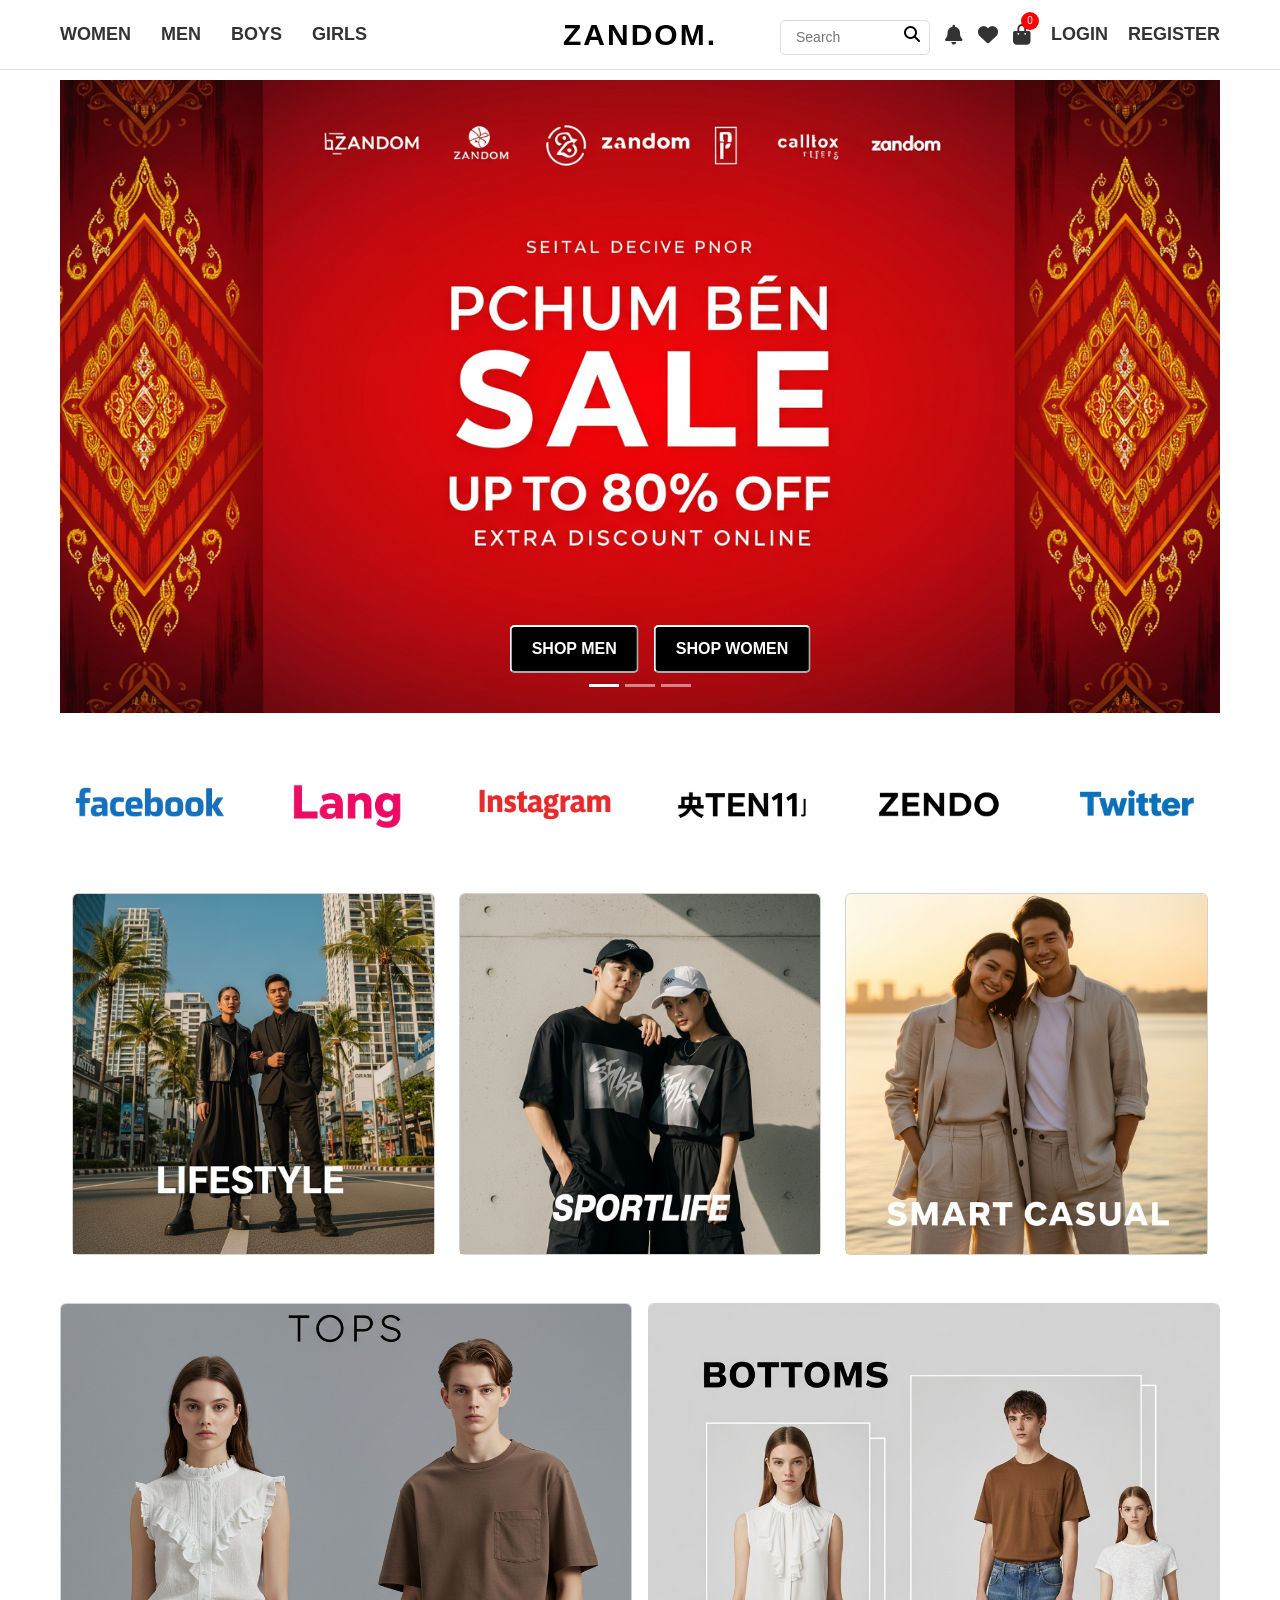
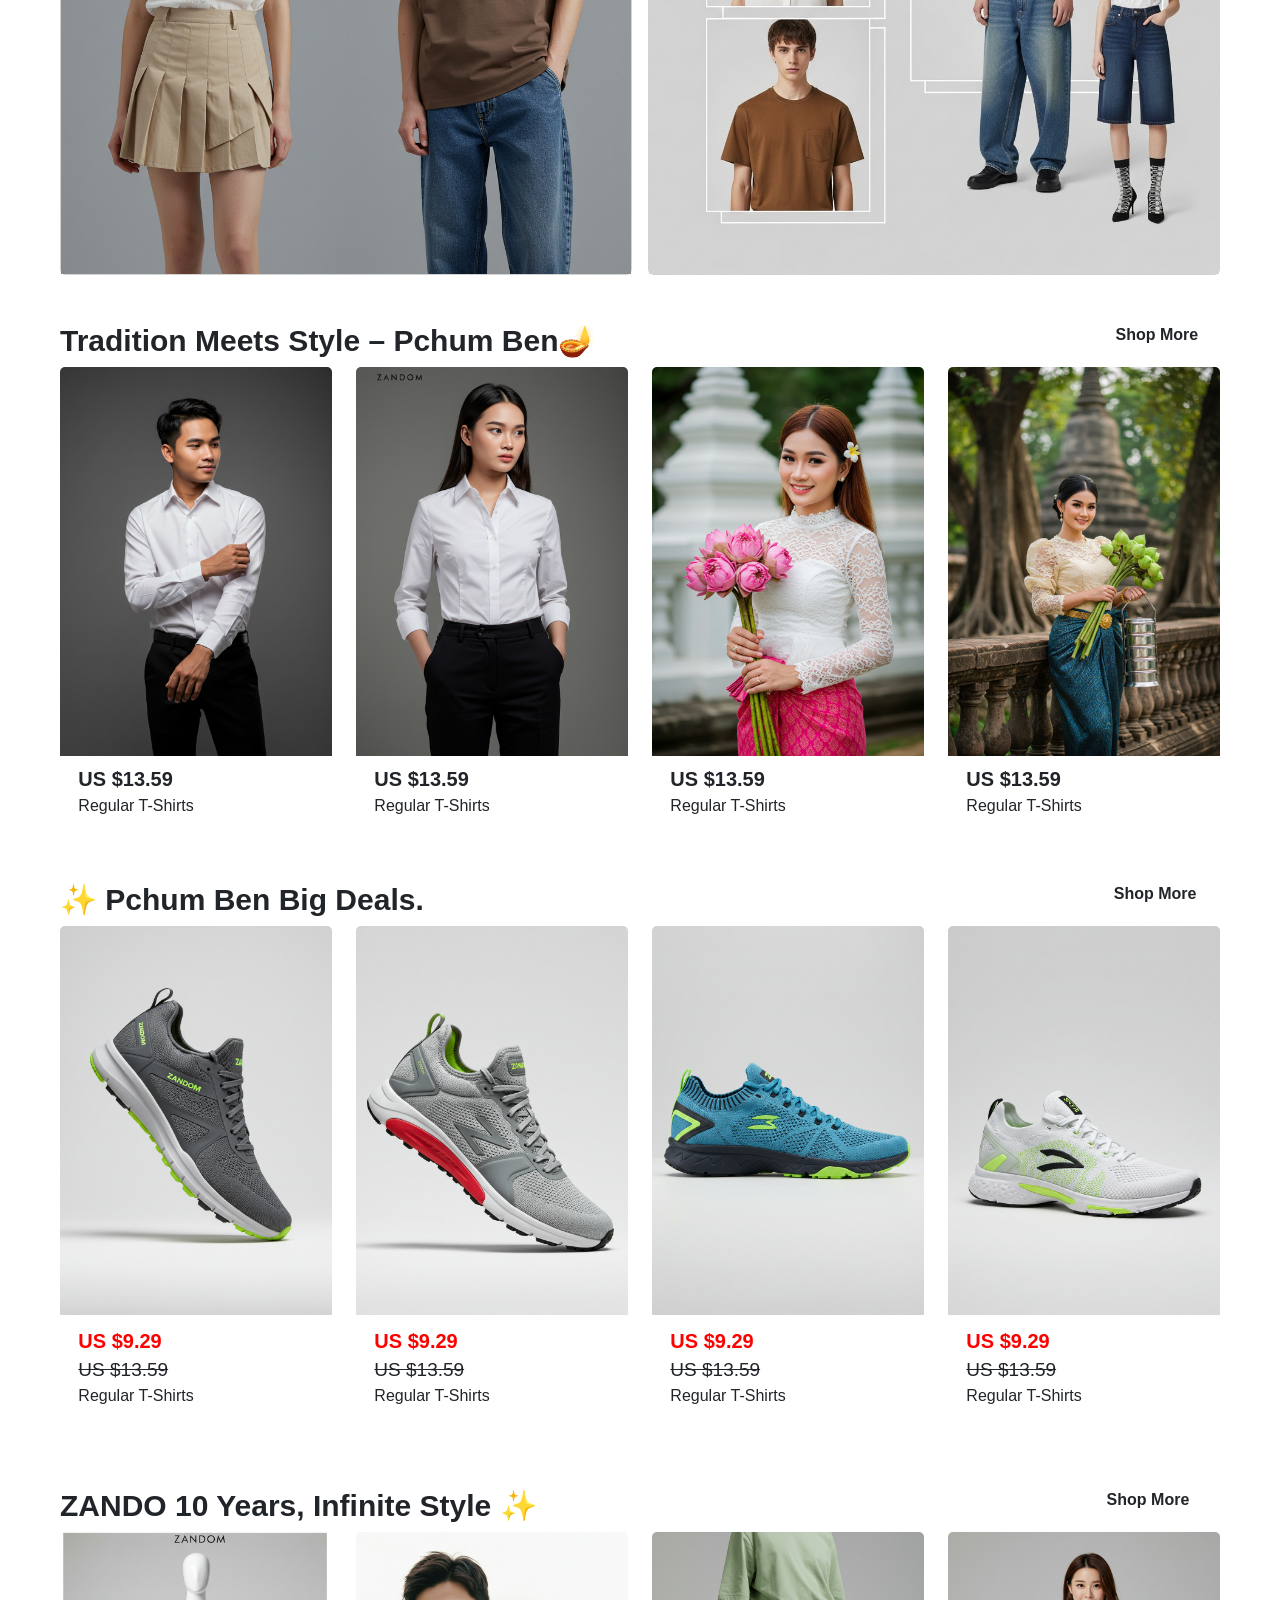
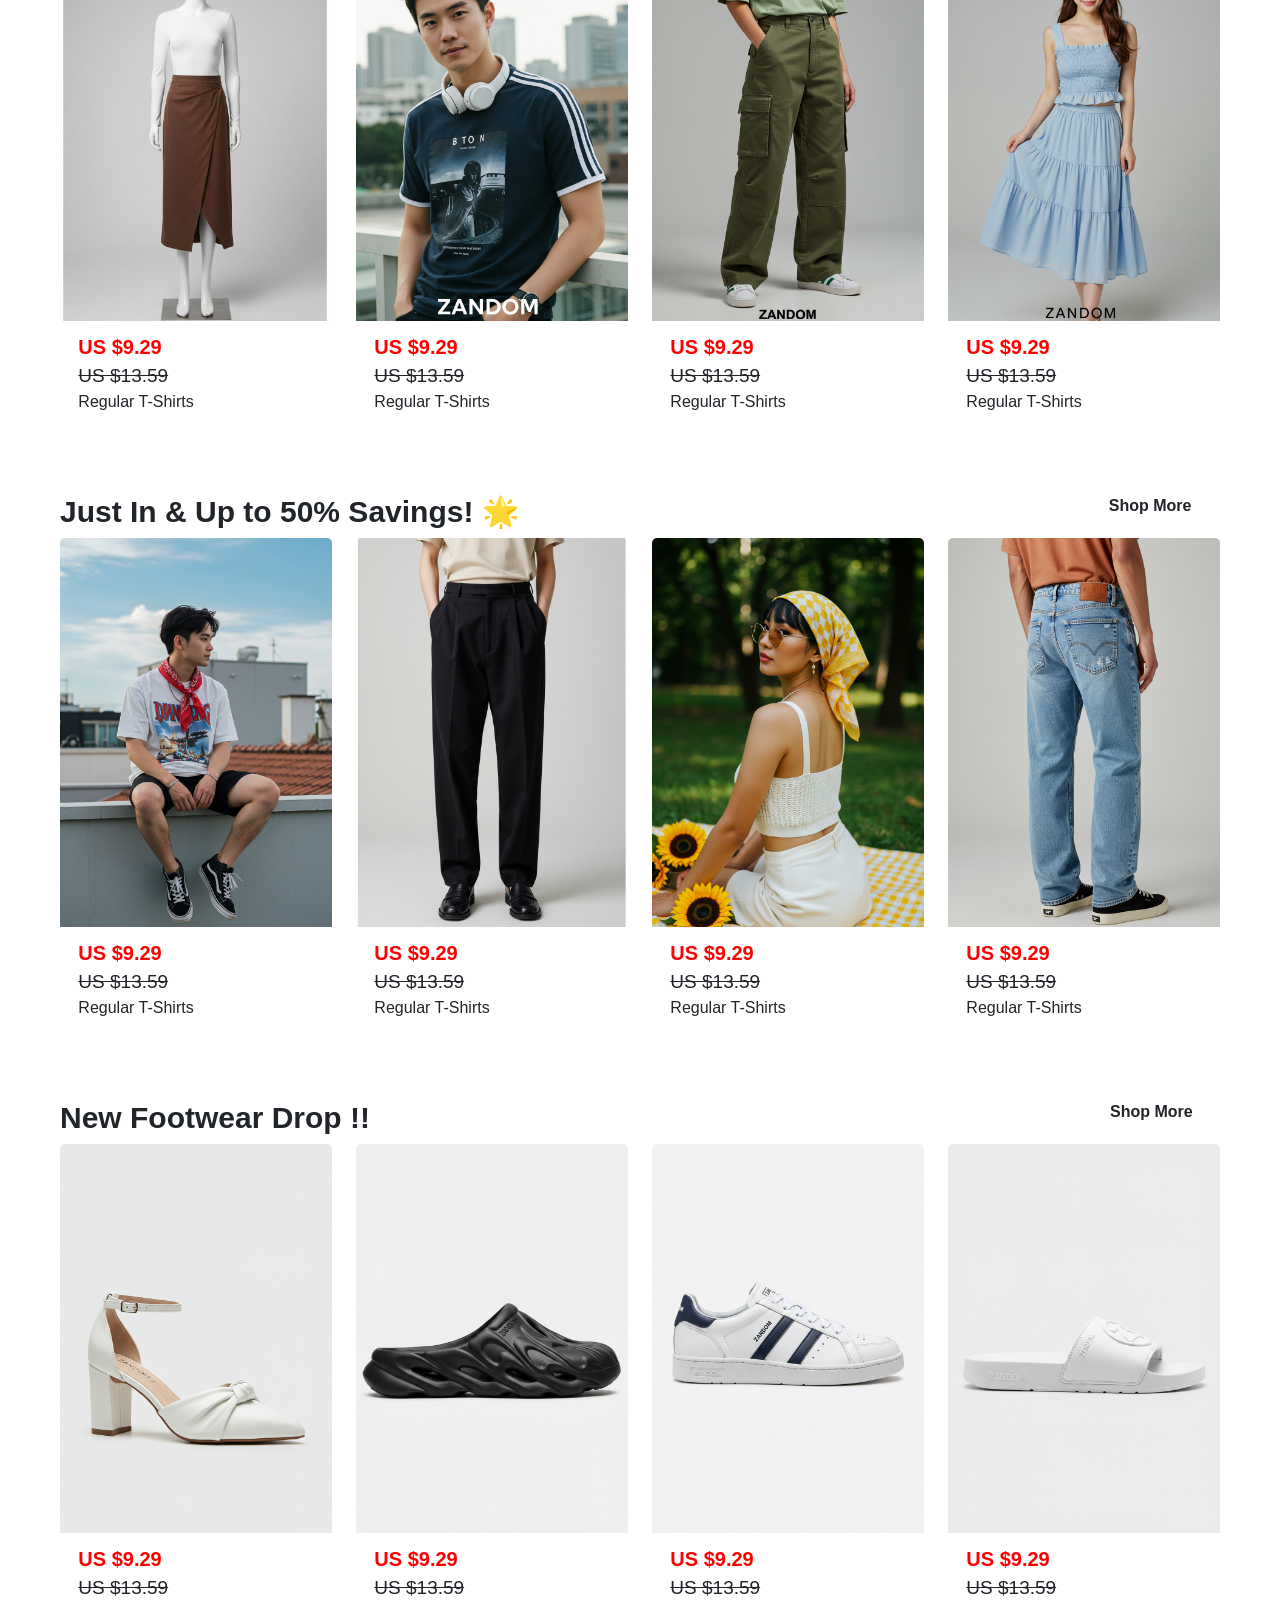
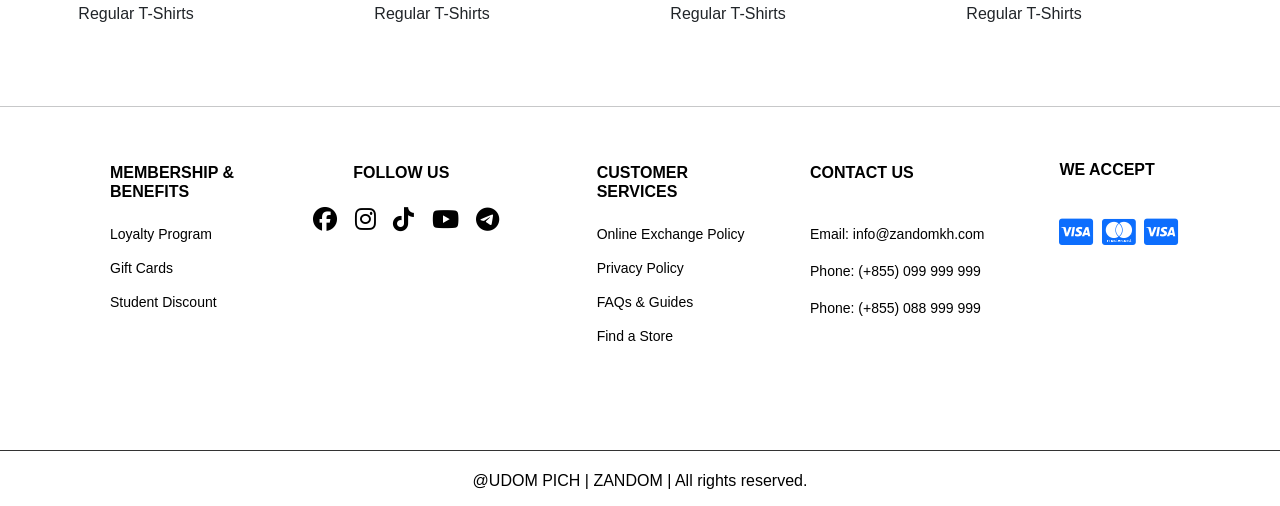
<file: index.html>
<!DOCTYPE html>
<html lang="en">

<head>
  <meta charset="UTF-8">
  <meta name="viewport" content="width=device-width, initial-scale=1.0">
  <title>ZANDOM</title>
  <!-- boostrap link--->
  <link href="https://cdn.jsdelivr.net/npm/bootstrap@5.0.2/dist/css/bootstrap.min.css" rel="stylesheet"
    integrity="sha384-EVSTQN3/azprG1Anm3QDgpJLIm9Nao0Yz1ztcQTwFspd3yD65VohhpuuCOmLASjC" crossorigin="anonymous">
  <!--- font awesome-->
  <link rel="stylesheet" href="https://cdnjs.cloudflare.com/ajax/libs/font-awesome/6.7.2/css/all.min.css">
  <!--- link to css-->
  <link rel="stylesheet" href="./style.css">
</head>

<style>

</style>

<body>


  
  <!-- HOME PAGE -->

  <!-- NAVBAR HTML -->
  <nav class="navbar">
    <div class="container">
      <!-- LEFT SIDE: Categories -->
      <div class="left">
        <a href="./women-page.html">Women</a>
        <a href="./men-page.html">Men</a>
        <a href="./boys-page.html">Boys</a>
        <a href="./girls-page.html">Girls</a>
      </div>

      <!-- CENTER: Logo -->
      <div class="center">
        <a href="./index.html" class="logo">ZANDOM.</a>
      </div>
      <!-- Search Box -->
      <div class="search">
        <button><i class="fa-solid fa-magnifying-glass"></i></button>
        <input type="text" placeholder="Search">
      </div>

      <!-- icon -->
      <a href="#" class="icon">
        <i class="fa-solid fa-bell"></i>
      </a>
      <a href="#" class="icon">
        <i class="fa-solid fa-heart"></i>
      </a>
      <a href="#" class="icon-bag">
        <i class="fa-solid fa-bag-shopping"></i>
        <span class="cart-cout">0</span>
      </a>

      <div class="shopping-bag-panel">
        <div class="panel-header">
          <h2>Your Shopping Bag</h2>
          <button class="close-panel" style="display: flex;">
            <i class="fas fa-times"></i></button>
        </div>
        <button class="checkout-btn">Shop Women</button>
        <button class="checkout-btn">Shop Men</button>
        <a href="#" class="continue-shopping">Continue Shopping</a>
      </div>

      <div class="overlay"></div>

      <!-- Login Links -->

      <a id="Login" href="#" class="Login">LOGIN</a>
      <a id="Register" href="#" class="Register">REGISTER</a>

      <!-- LOGIN / REGISTER POPUP -->
      <div class="popup" id="popupBox">
        <!-- Login Form -->
        <form id="loginForm">
          <h2 style="font-weight: bold; text-transform: uppercase;">Login</h2>
          <label>Mobile Number</label>
          <input type="text" id="loginUser" placeholder="Enter phone number" required>
          <label>Password</label>
          <input type="password" id="loginPass" placeholder="Enter password" required>
          <label style="font-size: 12px; text-align: right;">Forgot Your Password?</label>
          <a href="#" class="btn" id="loginBtn">Login</a>
          <div class="toggle" id="showRegister">Don't have an account? Register</div>
          <p style="text-align: center; margin-top: 20px;">OR</p>
          <button class="button-fb-google" style="height: 45px; border-radius: 5px;"><i class="fa-brands fa-google"></i>
            <p>Continue with
              Google</p>
          </button>
          <button class="button-fb-google" style="height: 45px; border-radius: 5px; margin-top: 10px;"><i
              class="fa-brands fa-facebook"></i>
            <p>Continue with Facebook</p>
          </button>
        </form>

        <!-- Register Form -->
        <form id="registerForm" class="hidden">
          <h2 style="font-weight: bold; text-transform: uppercase;">Register</h2>
          <label>Username</label>
          <input type="text" id="regUser" placeholder="Enter Username" required>
          <label>Email</label>
          <input type="email" id="regEmail" placeholder="Enter Email" required>
          <label>Password</label>
          <input type="password" id="regPass" placeholder="Enter Password" required>
          <label style="font-size: 12px; text-align: right;">Forgot Your Password?</label>
          <a href="#" class="btn" id="registerBtn">Register</a>
          <div class="toggle" id="showLogin">Already have an account? Login</div>
          <p style="text-align: center; margin-top: 20px;">OR</p>
          <button class="button-fb-google" style="height: 45px; border-radius: 5px;"><i class="fa-brands fa-google"></i>
            <p>Continue with
              Google</p>
          </button>
          <button class="button-fb-google" style="height: 45px; border-radius: 5px; margin-top: 10px;"><i
              class="fa-brands fa-facebook"></i>
            <p>Continue with Facebook</p>
          </button>
        </form>
      </div>

      <!-- OVERLAY -->
      <div class="overlay" id="overlay"></div>


    </div>
  </nav>

  <!-- slide -->
  <div class="slide container animate-on-scroll fade-in carousel" id="mainCarousel" data-bs-ride="carousel">
    <div id="carouselExampleIndicators" class="carousel slide" data-bs-ride="carousel">
      <div class="carousel-indicators">
        <button type="button" data-bs-target="#carouselExampleIndicators" data-bs-slide-to="0" class="active"
          aria-current="true" aria-label="Slide 1"></button>
        <button type="button" data-bs-target="#carouselExampleIndicators" data-bs-slide-to="1"
          aria-label="Slide 2"></button>
        <button type="button" data-bs-target="#carouselExampleIndicators" data-bs-slide-to="2"
          aria-label="Slide 3"></button>
      </div>
      <div class="carousel-inner">
        <div class="carousel-item active">
          <img src="./img test/Image_fx (96).jpg" class="d-block w-100" alt="...">
          <div class="button-group">
            <button>SHOP MEN</button>
            <button>SHOP WOMEN</button>
          </div>
        </div>
        <div class="carousel-item">
          <img src="./img test/DOM.jpeg" class="d-block w-100" alt="...">
          <div class="button-group">
            <button>SHOP MEN</button>
            <button>SHOP WOMEN</button>
          </div>
        </div>
        <div class="carousel-item">
          <img src="./img test/Whisk_cd83d55e27567d1ab2447b7bb43d7805dr.jpeg" class="d-block w-100" alt="...">
          <div class="button-group">
            <button>SHOP MEN</button>
            <button>SHOP WOMEN</button>
          </div>
        </div>
      </div>
      <button class="carousel-control-prev" type="button" data-bs-target="#carouselExampleIndicators"
        data-bs-slide="prev">
        <span class="carousel-control-prev-icon" aria-hidden="true"></span>
        <span class="visually-hidden">Previous</span>
      </button>
      <button class="carousel-control-next" type="button" data-bs-target="#carouselExampleIndicators"
        data-bs-slide="next">
        <span class="carousel-control-next-icon" aria-hidden="true"></span>
        <span class="visually-hidden">Next</span>
      </button>
    </div>
  </div>

  <!-- Brand Calabrate-->
  <div class="container animate-on-scroll slide-up">
    <div class="row row-cols-6">
      <div class="col">
        <img style="width: 180px;" src="./img/fb.jpg" alt="">
      </div>
      <div class="col">
        <img style="width: 180px;" src="./img/lang.jpg" alt="">
      </div>
      <div class="col">
        <img style="width: 180px;" src="./img/ig.jpg" alt="">
      </div>
      <div class="col">
        <img style="width: 180px;" src="./img/t11.jpg" alt="">
      </div>
      <div class="col">
        <img style="width: 180px;" src="./img/zen.jpg" alt="">
      </div>
      <div class="col">
        <img style="width: 180px;" src="./img/tw.jpg" alt="">
      </div>
    </div>
  </div>

  <!-- Card -->
  <div class="container row row-cols-2xl-3 mb-5 ">
    <div class="col animate-on-scroll slide-left delay-1">
      <div class="card">
        <img src="./img official card/LIFESTYLE.jpeg" class="card-img-top" alt="...">
      </div>
    </div>
    <div class="col animate-on-scroll fade-in delay-2">
      <div class="card">
        <img src="./img official card/SPORTLIFE.png" class="card-img-top" alt="...">
      </div>
    </div>
    <div class="col animate-on-scroll slide-right delay-3">
      <div class="card">
        <img src="./img official card/SMART CASUAL.jpeg" class="card-img-top" alt="...">
      </div>
    </div>
  </div>

  <!--- 2 Card -->
  <div class="container">
    <div class="card2">
      <div class="row row-cols-1 row-cols-2 g-3 mb-5">
        <div class="col animate-on-scroll slide-left">
          <div class="card">
            <img src="./img official card/TOPS.jpg" class="card-img-top" alt="...">
          </div>
        </div>
        <div class="col animate-on-scroll slide-right">
          <div class="card">
            <img src="./img official card/BOTTOMS.jpeg" class="card-img-top" alt="...">
          </div>
        </div>
      </div>
    </div>
  </div>

  <!--- Tradition Meets Style – Pchum Ben🪔 --->
  <div class="container mb-5">
    <div class="card3" style="border: none;">
      <div class="header-card d-flex animate-on-scroll fade-in">
        <h2 style="font-weight: bold; font-size: 30px;">Tradition Meets Style – Pchum Ben🪔</h2>
        <p style="margin-left: 520px; font-weight: bold; ">Shop More</p>
      </div>
      <div class="row row-cols-1 row-cols-md-4 g-4">

        <div class="col animate-on-scroll slide-up delay-1">
          <div class="card h-100" style="border: none;">
            <img src="./img official card/Tradition Meets Style – Pchum Ben/D (3).jpg" class="card-img-top" alt="">
            <div class="card-body">
              <h5 class="card-text" style="font-weight: bold; display: flex;">US $13.59</h5>
              <p class="card-text" style="margin-top: -5px;">Regular T-Shirts</p>
            </div>
          </div>
        </div>

        <div class="col animate-on-scroll slide-up delay-2">
          <div class="card h-100" style="border: none;">
            <img src="./img official card/Tradition Meets Style – Pchum Ben/D (2).jpg" class="card-img-top" alt="">
            <div class="card-body">
              <h5 class="card-text" style="font-weight: bold; display: flex;">US $13.59</h5>
              <p class="card-text" style="margin-top: -5px;">Regular T-Shirts</p>
            </div>
          </div>
        </div>

        <div class="col animate-on-scroll slide-up delay-3">
          <div class="card h-100" style="border: none;">
            <img src="./img official card/Tradition Meets Style – Pchum Ben/D (1).jpg" class="card-img-top" alt="">
            <div class="card-body">
              <h5 class="card-text" style="font-weight: bold; display: flex;">US $13.59</h5>
              <p class="card-text" style="margin-top: -5px;">Regular T-Shirts</p>
            </div>
          </div>
        </div>

        <div class="col animate-on-scroll slide-up delay-4">
          <div class="card h-100" style="border: none;">
            <img src="./img official card/Tradition Meets Style – Pchum Ben/D (4).jpg" class="card-img-top" alt="">
            <div class="card-body">
              <h5 class="card-text" style="font-weight: bold; display: flex;">US $13.59</h5>
              <p class="card-text" style="margin-top: -5px;">Regular T-Shirts</p>
            </div>
          </div>
        </div>

      </div>
    </div>
  </div>

  <!--- ✨ Pchum Ben Big Deals. --->
  <div class="container mb-5">
    <div class="card3" style="border: none;">
      <div class="header-card d-flex animate-on-scroll fade-in">
        <h2 style="font-weight: bold; font-size: 30px;">✨ Pchum Ben Big Deals.</h2>
        <p style="margin-left: 690px; font-weight: bold; ">Shop More</p>
      </div>
      <div class="row row-cols-1 row-cols-md-4 g-4">

        <div class="col animate-on-scroll slide-up delay-1">
          <div class="card h-100" style="border: none;">
            <img src="./img official card/Pchum Ben Big Deals/S (1).jpg" class="card-img-top" alt="">
            <div class="card-body">
              <div class="sale-price">US $9.29</div>
              <div class="original-price">US $13.59</div>
              <div class="card-text">Regular T-Shirts</p>
              </div>
            </div>
          </div>
        </div>

        <div class="col animate-on-scroll slide-up delay-2">
          <div class="card h-100" style="border: none;">
            <img src="./img official card/Pchum Ben Big Deals/S (4).jpg" class="card-img-top" alt="">
            <div class="card-body">
              <div class="sale-price">US $9.29</div>
              <div class="original-price">US $13.59</div>
              <div class="card-text">Regular T-Shirts</p>
              </div>
            </div>
          </div>
        </div>

        <div class="col animate-on-scroll slide-up delay-3">
          <div class="card h-100" style="border: none;">
            <img src="./img official card/Pchum Ben Big Deals/S (2).jpg" class="card-img-top" alt="">
            <div class="card-body">
              <div class="sale-price">US $9.29</div>
              <div class="original-price">US $13.59</div>
              <div class="card-text">Regular T-Shirts</p>
              </div>
            </div>
          </div>
        </div>

        <div class="col animate-on-scroll slide-up delay-4">
          <div class="card h-100" style="border: none;">
            <img src="./img official card/Pchum Ben Big Deals/S (3).jpg" class="card-img-top" alt="">
            <div class="card-body">
              <div class="sale-price">US $9.29</div>
              <div class="original-price">US $13.59</div>
              <div class="card-text">Regular T-Shirts</p>
              </div>
            </div>
          </div>
        </div>

      </div>
    </div>
  </div>

  <!--- ZANDO 10 Years, Infinite Style ✨ --->
  <div class="container mb-5">
    <div class="card3" style="border: none;">
      <div class="header-card d-flex animate-on-scroll fade-in">
        <h2 style="font-weight: bold; font-size: 30px;">ZANDO 10 Years, Infinite Style ✨</h2>
        <p style="margin-left: 570px; font-weight: bold; ">Shop More</p>
      </div>
      <div class="row row-cols-1 row-cols-md-4 g-4">

        <div class="col animate-on-scroll slide-up delay-1">
          <div class="card h-100" style="border: none;">
            <img src="./img official card/ZANDO 10 Years, Infinite Style/10Y (4).jpg" class="card-img-top" alt="">
            <div class="card-body">
              <div class="sale-price">US $9.29</div>
              <div class="original-price">US $13.59</div>
              <div class="card-text">Regular T-Shirts</p>
              </div>
            </div>
          </div>
        </div>

        <div class="col animate-on-scroll slide-up delay-2">
          <div class="card h-100" style="border: none;">
            <img src="./img official card/ZANDO 10 Years, Infinite Style/10Y (3).jpg" class="card-img-top" alt="">
            <div class="card-body">
              <div class="sale-price">US $9.29</div>
              <div class="original-price">US $13.59</div>
              <div class="card-text">Regular T-Shirts</p>
              </div>
            </div>
          </div>
        </div>

        <div class="col animate-on-scroll slide-up delay-3">
          <div class="card h-100" style="border: none;">
            <img src="./img official card/ZANDO 10 Years, Infinite Style/10Y (2).jpg" class="card-img-top" alt="">
            <div class="card-body">
              <div class="sale-price">US $9.29</div>
              <div class="original-price">US $13.59</div>
              <div class="card-text">Regular T-Shirts</p>
              </div>
            </div>
          </div>
        </div>

        <div class="col animate-on-scroll slide-up delay-4">
          <div class="card h-100" style="border: none;">
            <img src="./img official card/ZANDO 10 Years, Infinite Style/10Y (1).jpg" class="card-img-top" alt="">
            <div class="card-body">
              <div class="sale-price">US $9.29</div>
              <div class="original-price">US $13.59</div>
              <div class="card-text">Regular T-Shirts</p>
              </div>
            </div>
          </div>
        </div>

      </div>
    </div>
  </div>

  <!--- Just In & Up to 50% Savings! 🌟 --->
  <div class="container mb-5">
    <div class="card3" style="border: none;">
      <div class="header-card d-flex animate-on-scroll fade-in">
        <h2 style="font-weight: bold; font-size: 30px;">Just In & Up to 50% Savings! 🌟</h2>
        <p style="margin-left: 590px; font-weight: bold; ">Shop More</p>
      </div>
      <div class="row row-cols-1 row-cols-md-4 g-4">

        <div class="col animate-on-scroll slide-up delay-1">
          <div class="card h-100" style="border: none;">
            <img src="./img official card/50Save/SAVE50 (4).jpg" class="card-img-top" alt="">
            <div class="card-body">
              <div class="sale-price">US $9.29</div>
              <div class="original-price">US $13.59</div>
              <div class="card-text">Regular T-Shirts</p>
              </div>
            </div>
          </div>
        </div>

        <div class="col animate-on-scroll slide-up delay-2">
          <div class="card h-100" style="border: none;">
            <a href=""><img src="./img official card/50Save/SAVE50 (3).jpg" class="card-img-top" alt=""></a>
            <div class="card-body">
              <div class="sale-price">US $9.29</div>
              <div class="original-price">US $13.59</div>
              <div class="card-text">Regular T-Shirts</p>
              </div>
            </div>
          </div>
        </div>

        <div class="col animate-on-scroll slide-up delay-3">
          <div class="card h-100" style="border: none;">
            <img src="./img official card/50Save/SAVE50 (2).jpg" class="card-img-top" alt="">
            <div class="card-body">
              <div class="sale-price">US $9.29</div>
              <div class="original-price">US $13.59</div>
              <div class="card-text">Regular T-Shirts</p>
              </div>
            </div>
          </div>
        </div>

        <div class="col animate-on-scroll slide-up delay-4">
          <div class="card h-100" style="border: none;">
            <img src="./img official card/50Save/SAVE50 (1).jpg" class="card-img-top" alt="">
            <div class="card-body">
              <div class="sale-price">US $9.29</div>
              <div class="original-price">US $13.59</div>
              <div class="card-text">Regular T-Shirts</p>
              </div>
            </div>
          </div>
        </div>

      </div>
    </div>
  </div>

  <!--- New Footwear Drop !! --->
  <div class="container mb-5">
    <div class="card3" style="border: none;">
      <div class="header-card d-flex animate-on-scroll fade-in">
        <h2 style="font-weight: bold; font-size: 30px;">New Footwear Drop !!</h2>
        <p style="margin-left: 740px; font-weight: bold; ">Shop More</p>
      </div>
      <div class="row row-cols-1 row-cols-md-4 g-4">

        <div class="col animate-on-scroll slide-up delay-1">
          <div class="card h-100" style="border: none;">
            <img src="./img official card/New Footwear Drop/S (4).jpg" class="card-img-top" alt="">
            <div class="card-body">
              <div class="sale-price">US $9.29</div>
              <div class="original-price">US $13.59</div>
              <div class="card-text">Regular T-Shirts</p>
              </div>
            </div>
          </div>
        </div>

        <div class="col animate-on-scroll slide-up delay-2">
          <div class="card h-100" style="border: none;">
            <img src="./img official card/New Footwear Drop/S (3).jpg" class="card-img-top" alt="">
            <div class="card-body">
              <div class="sale-price">US $9.29</div>
              <div class="original-price">US $13.59</div>
              <div class="card-text">Regular T-Shirts</p>
              </div>
            </div>
          </div>
        </div>

        <div class="col animate-on-scroll slide-up delay-3">
          <div class="card h-100" style="border: none;">
            <img src="./img official card/New Footwear Drop/S (2).jpg" class="card-img-top" alt="">
            <div class="card-body">
              <div class="sale-price">US $9.29</div>
              <div class="original-price">US $13.59</div>
              <div class="card-text">Regular T-Shirts</p>
              </div>
            </div>
          </div>
        </div>

        <div class="col animate-on-scroll slide-up delay-4">
          <div class="card h-100" style="border: none;">
            <img src="./img official card/New Footwear Drop/S (1).jpg" class="card-img-top" alt="">
            <div class="card-body">
              <div class="sale-price">US $9.29</div>
              <div class="original-price">US $13.59</div>
              <div class="card-text">Regular T-Shirts</p>
              </div>
            </div>
          </div>
        </div>

      </div>
    </div>
  </div>

  <hr>

  <!--- Footer Section --->
  <footer class="footer">
    <div class="container">
      <div class="row">

        <!-- Membership & Benefits -->
        <div class="col-md-3 col-6 mb-3">
          <h5>MEMBERSHIP & BENEFITS</h5>
          <ul>
            <li><a href="#">Loyalty Program</a></li>
            <li><a href="#">Gift Cards</a></li>
            <li><a href="#">Student Discount</a></li>
          </ul>
        </div>

        <!-- Follow Us -->
        <div class="col-md-3 col-6 mb-3">
          <h5>FOLLOW US</h5>
          <div class="social-icons">
            <a href="https://www.facebook.com/domepich/"><i class="fab fa-facebook"></i></a>
            <a href="https://www.instagram.com/pichudom9/"><i class="fab fa-instagram"></i></a>
            <a href="https://www.tiktok.com/@dom.coder"><i class="fab fa-tiktok"></i></a>
            <a href="https://www.youtube.com/@Dom-Coder"><i class="fab fa-youtube"></i></a>
            <a href="https://t.me/p_udom9"><i class="fab fa-telegram"></i></a>
          </div>
        </div>

        <!-- Customer Services -->
        <div class="col-md-3 col-6 mb-3">
          <h5>CUSTOMER SERVICES</h5>
          <ul>
            <li><a href="#">Online Exchange Policy</a></li>
            <li><a href="#">Privacy Policy</a></li>
            <li><a href="#">FAQs & Guides</a></li>
            <li><a href="#">Find a Store</a></li>
          </ul>
        </div>

        <!-- Contact Us -->
        <div class="col-md-3 col-6 mb-3">
          <h5 style="margin-left: -30px;">CONTACT US</h5>
          <div class="contact-info">
            <p>Email: info@zandomkh.com</p>
            <p>Phone: (+855) 099 999 999</p>
            <p>Phone: (+855) 088 999 999</p>
          </div>
        </div>
      </div>

      <!-- Payment Methods -->
      <div class="row mt-3">
        <div style="margin-top: -119px;" class="col-12">
          <h5>WE ACCEPT</h5>
          <div class="payment-methods" style="margin-top: 30px;">
            <a href=""><i class="fa-brands fa-cc-visa"></i></a>
            <a href=""><i class="fa-brands fa-cc-mastercard"></i></a>
            <a href=""><i class="fa-brands fa-cc-visa"></i></a>
          </div>
        </div>
      </div>

    </div>
  </footer>

  <!--- copyright -->
  <div class="copyright mb-2">
    <div class="CPR">
      <h6>@UDOM PICH | ZANDOM | All rights reserved.</h6>
    </div>
  </div>

  <!------------------------------------------------------------------------------------------------------>

</body>
<script>
  document.addEventListener('DOMContentLoaded', function () {
    /// bag shopping
    const bagIcon = document.querySelector('.icon-bag');
    const shoppingPanel = document.querySelector('.shopping-bag-panel');
    const closePanel = document.querySelector('.close-panel');
    const overlay = document.querySelector('.overlay');

    //// login

    // Open panel when bag icon is clicked
    bagIcon.addEventListener('click', function () {
      shoppingPanel.classList.add('active');
      overlay.classList.add('active');
      document.body.style.overflow = 'hidden';
    });

    // Close panel when X button is clicked
    closePanel.addEventListener('click', function () {
      shoppingPanel.classList.remove('active');
      overlay.classList.remove('active');
      document.body.style.overflow = 'auto';
    });

    // Close panel when clicking outside
    overlay.addEventListener('click', function () {
      shoppingPanel.classList.remove('active');
      overlay.classList.remove('active');
      document.body.style.overflow = 'auto';
    });

    /// Open panel when clicked Login
    const popup = document.getElementById('popupBox');

    const loginLink = document.getElementById('Login');
    const registerLink = document.getElementById('Register');
    const loginForm = document.getElementById('loginForm');
    const registerForm = document.getElementById('registerForm');

    // Show Login
    loginLink.addEventListener('click', e => {
      e.preventDefault();
      loginForm.classList.remove('hidden');
      registerForm.classList.add('hidden');
      popup.classList.add('active');
      overlay.classList.add('active');
    });

    // Show Register
    registerLink.addEventListener('click', e => {
      e.preventDefault();
      registerForm.classList.remove('hidden');
      loginForm.classList.add('hidden');
      popup.classList.add('active');
      overlay.classList.add('active');
    });

    // Close popup
    overlay.addEventListener('click', () => {
      popup.classList.remove('active');
      overlay.classList.remove('active');
    });

    // Toggle forms
    document.getElementById('showRegister').addEventListener('click', () => {
      loginForm.classList.add('hidden');
      registerForm.classList.remove('hidden');
    });
    document.getElementById('showLogin').addEventListener('click', () => {
      registerForm.classList.add('hidden');
      loginForm.classList.remove('hidden');
    });

    // Login alert
    document.getElementById('loginBtn').addEventListener('click', e => {
      e.preventDefault();
      alert(`Logged in as: ${document.getElementById('loginUser').value}`);
    });

    // Register alert
    document.getElementById('registerBtn').addEventListener('click', e => {
      e.preventDefault();
      alert(`Registered as: ${document.getElementById('regUser').value}`);
    });

    // Scroll animation functionality
    let lastScrollTop = 0;
    const animatedElements = document.querySelectorAll('.animate-on-scroll');

    // Function to check if element is in viewport
    function isInViewport(element) {
      const rect = element.getBoundingClientRect();
      return (
        rect.top <= (window.innerHeight || document.documentElement.clientHeight) * 0.9 &&
        rect.bottom >= 0
      );
    }

    // Function to handle scroll animation
    function handleScrollAnimation() {
      const scrollTop = window.pageYOffset || document.documentElement.scrollTop;

      // Check scroll direction
      const scrollDirection = scrollTop > lastScrollTop ? 'down' : 'up';
      lastScrollTop = scrollTop;

      // Animate elements based on scroll position
      animatedElements.forEach(element => {
        if (isInViewport(element)) {
          element.classList.add('visible');
        } else if (scrollDirection === 'up') {
          // Optionally remove the visible class when scrolling up past elements
          // element.classList.remove('visible');
        }
      });
    }

    // Initial check on page load
    handleScrollAnimation();

    // Listen for scroll events with throttling
    let scrolling = false;
    window.addEventListener('scroll', () => {
      if (!scrolling) {
        scrolling = true;
        requestAnimationFrame(() => {
          handleScrollAnimation();
          scrolling = false;
        });
      }
    });

    // Additional check when resizing the window
    window.addEventListener('resize', handleScrollAnimation);

    // Scroll animation
    document.addEventListener("DOMContentLoaded", () => {
      const elements = document.querySelectorAll(".animate-on-scroll");

      const observer = new IntersectionObserver(entries => {
        entries.forEach(entry => {
          if (entry.isIntersecting) {
            entry.target.classList.add("show");
          }
        });
      }, { threshold: 0.2 });

      elements.forEach(el => observer.observe(el));
    });


  });

</script>


<!---boostrap link java-->
<script src="https://cdn.jsdelivr.net/npm/bootstrap@5.0.2/dist/js/bootstrap.bundle.min.js"
  integrity="sha384-MrcW6ZMFYlzcLA8Nl+NtUVF0sA7MsXsP1UyJoMp4YLEuNSfAP+JcXn/tWtIaxVXM" crossorigin="anonymous"></script>
<!-- Bootstrap JS and dependencies -->
<script src="https://cdn.jsdelivr.net/npm/@popperjs/core@2.11.6/dist/umd/popper.min.js"
  integrity="sha384-oBqDVmMz9ATKxIep9tiCxS/Z9fNfEXiDAYTujMAeBAsjFuCZSmKbSSUnQlmh/jp3" crossorigin="anonymous"></script>
<script src="https://cdn.jsdelivr.net/npm/bootstrap@5.2.3/dist/js/bootstrap.min.js"
  integrity="sha384-cuYeSxntonz0PPNlHhBs68uyIAVpIIOZZ5JqeqvYYIcEL727kskC66kF92t6Xl2V" crossorigin="anonymous"></script>

</html>
</file>
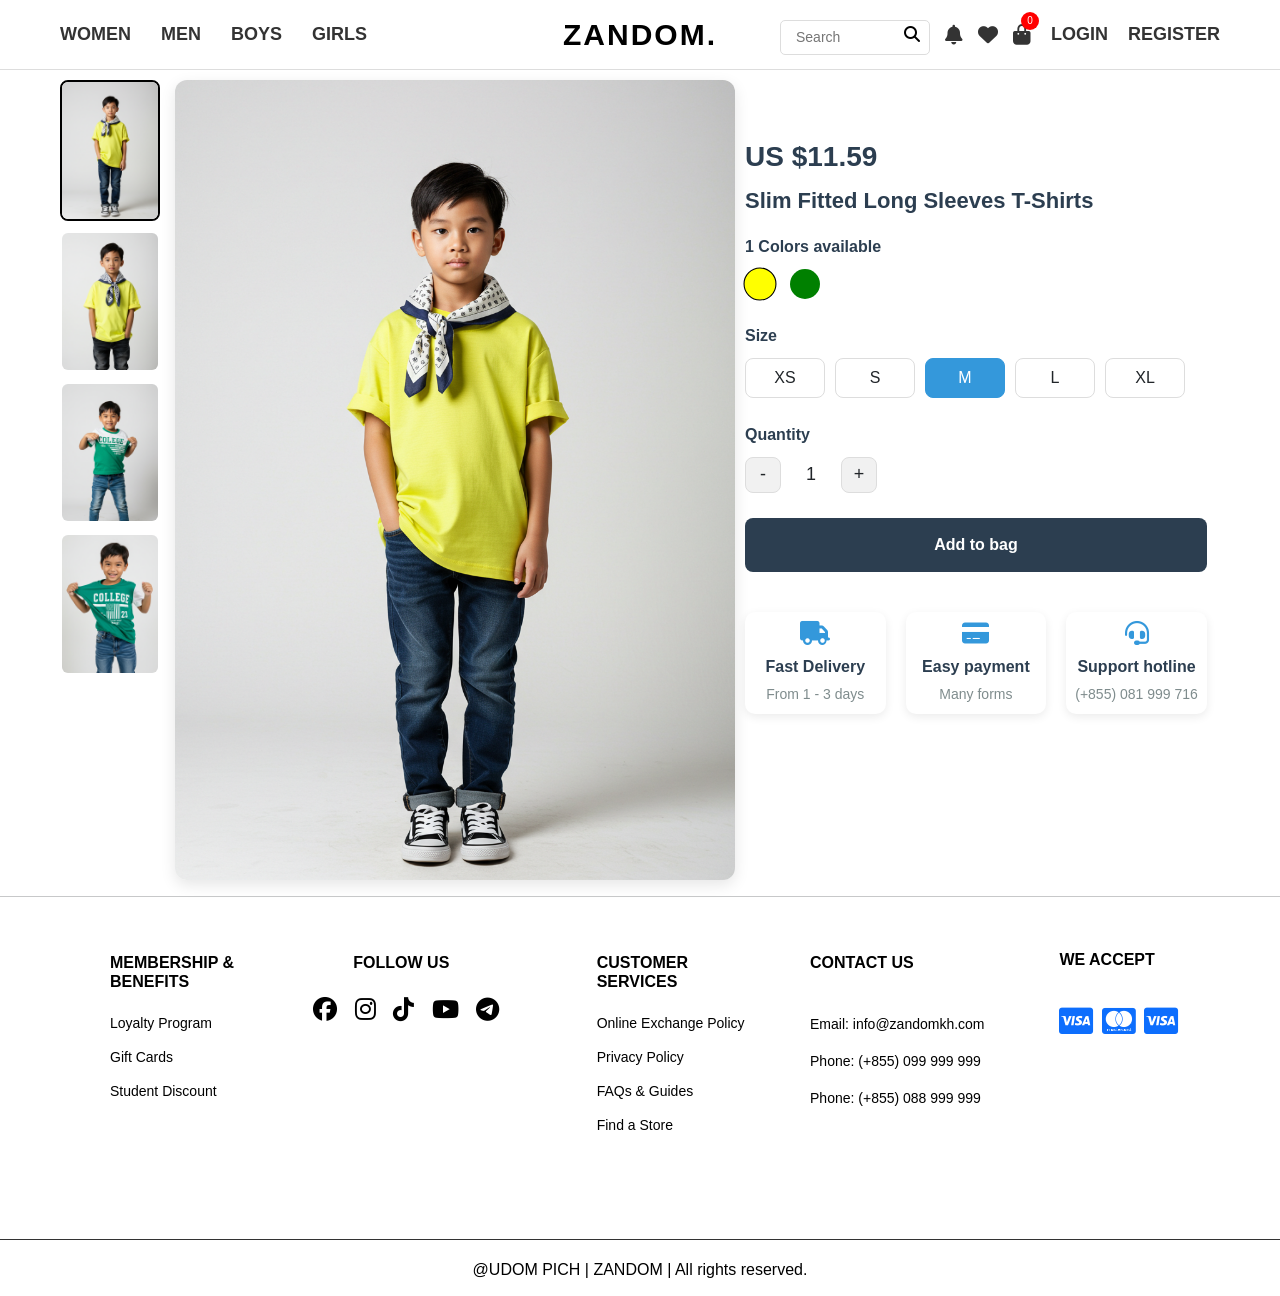
<file: boys-detail-product.html>
<!DOCTYPE html>
<html lang="en">

<head>
  <meta charset="UTF-8">
  <meta name="viewport" content="width=device-width, initial-scale=1.0">
  <title>ZANDOM - BOYS - DETAIL</title>
  <!-- boostrap link--->
  <link href="https://cdn.jsdelivr.net/npm/bootstrap@5.0.2/dist/css/bootstrap.min.css" rel="stylesheet"
    integrity="sha384-EVSTQN3/azprG1Anm3QDgpJLIm9Nao0Yz1ztcQTwFspd3yD65VohhpuuCOmLASjC" crossorigin="anonymous">
  <!--- font awesome-->
  <link rel="stylesheet" href="https://cdnjs.cloudflare.com/ajax/libs/font-awesome/6.7.2/css/all.min.css">
  <!--- link to css-->
  <link rel="stylesheet" href="./style.css">
</head>

<style>

</style>

<body>

  <!-- HOME PAGE -->

  <!-- NAVBAR HTML -->
  <nav class="navbar">
    <div class="container">
      <!-- LEFT SIDE: Categories -->
      <div class="left">
        <a href="./women-page.html">Women</a>
        <a href="./men-page.html">Men</a>
        <a href="./boys-page.html">Boys</a>
        <a href="./girls-page.html">Girls</a>
      </div>

      <!-- CENTER: Logo -->
      <div class="center">
        <a href="./index.html" class="logo">ZANDOM.</a>
      </div>

      <!-- Search Box -->
      <div class="search">
        <button><i class="fa-solid fa-magnifying-glass"></i></button>
        <input type="text" placeholder="Search">
      </div>

      <!-- icon -->
      <a href="#" class="icon">
        <i class="fa-solid fa-bell"></i>
      </a>
      <a href="#" class="icon">
        <i class="fa-solid fa-heart"></i>
      </a>
      <a href="#" class="icon-bag">
        <i class="fa-solid fa-bag-shopping"></i>
        <span class="cart-count">0</span>
      </a>

      <div class="shopping-bag-panel">
        <div class="panel-header">
          <h2>Your Shopping Bag</h2>
          <button class="close-panel" style="display: flex;">
            <i class="fas fa-times"></i></button>
        </div>
        <button class="checkout-btn">Shop Women</button>
        <button class="checkout-btn">Shop Men</button>
        <a href="#" class="continue-shopping">Continue Shopping</a>
      </div>

      <div class="overlay"></div>

      <!-- Login Links -->

      <a id="Login" href="#" class="Login">LOGIN</a>
      <a id="Register" href="#" class="Register">REGISTER</a>

      <!-- LOGIN / REGISTER POPUP -->
      <div class="popup" id="popupBox">
        <!-- Login Form -->
        <form id="loginForm">
          <h2 style="font-weight: bold; text-transform: uppercase;">Login</h2>
          <label>Mobile Number</label>
          <input type="text" id="loginUser" placeholder="Enter phone number" required>
          <label>Password</label>
          <input type="password" id="loginPass" placeholder="Enter password" required>
          <label style="font-size: 12px; text-align: right;">Forgot Your Password?</label>
          <a href="#" class="btn" id="loginBtn">Login</a>
          <div class="toggle" id="showRegister">Don't have an account? Register</div>
          <p style="text-align: center; margin-top: 20px;">OR</p>
          <button class="button-fb-google" style="height: 45px; border-radius: 5px;"><i class="fa-brands fa-google"></i>
            <p>Continue with
              Google</p>
          </button>
          <button class="button-fb-google" style="height: 45px; border-radius: 5px; margin-top: 10px;"><i
              class="fa-brands fa-facebook"></i>
            <p>Continue with Facebook</p>
          </button>
        </form>

        <!-- Register Form -->
        <form id="registerForm" class="hidden">
          <h2 style="font-weight: bold; text-transform: uppercase;">Register</h2>
          <label>Username</label>
          <input type="text" id="regUser" placeholder="Enter Username" required>
          <label>Email</label>
          <input type="email" id="regEmail" placeholder="Enter Email" required>
          <label>Password</label>
          <input type="password" id="regPass" placeholder="Enter Password" required>
          <label style="font-size: 12px; text-align: right;">Forgot Your Password?</label>
          <a href="#" class="btn" id="registerBtn">Register</a>
          <div class="toggle" id="showLogin">Already have an account? Login</div>
          <p style="text-align: center; margin-top: 20px;">OR</p>
          <button class="button-fb-google" style="height: 45px; border-radius: 5px;"><i class="fa-brands fa-google"></i>
            <p>Continue with
              Google</p>
          </button>
          <button class="button-fb-google" style="height: 45px; border-radius: 5px; margin-top: 10px;"><i
              class="fa-brands fa-facebook"></i>
            <p>Continue with Facebook</p>
          </button>
        </form>
      </div>

      <!-- OVERLAY -->
      <div class="overlay" id="overlay"></div>


    </div>
  </nav>

  <!--- Detail Product -->
  <div class="container">

    <div class="product-gallery">
      <div class="thumbnail-container">
        <img class="thumbnail active" src=".//img boys-page/B1 (1).jpg" alt="Slim Fitted Long Sleeves T-Shirt">
        <img class="thumbnail" src=".//img boys-page/B1 (2).jpg" alt="T-shirt thumbnail">
        <img class="thumbnail" src=".//img boys-page/B2 (1).jpg" alt="T-shirt thumbnail">
        <img class="thumbnail" src=".//img boys-page/B2 (2).jpg" alt="T-shirt thumbnail">
      </div>
      <div>
        <img class="main-image" src=".//img boys-page/B1 (1).jpg" alt="Slim Fitted Long Sleeves T-Shirt">
      </div>
    </div>

    <div class="product-info">
      <div class="price" style="margin-top: -100px;">US $11.59</div>
      <h1 class="product-title">Slim Fitted Long Sleeves T-Shirts</h1>

      <div class="color-options">
        <div class="option-title">1 Colors available</div>
        <div class="colors">
          <div style="background-color: yellow;" class="color white active" data-color="white"></div>
          <div style="background-color: green;" class="color green" data-color="green"></div>
        </div>
      </div>

      <div class="size-options">
        <div class="option-title">Size</div>
        <div class="sizes">
          <div class="size" data-size="XS">XS</div>
          <div class="size" data-size="S">S</div>
          <div class="size active" data-size="M">M</div>
          <div class="size" data-size="L">L</div>
          <div class="size" data-size="XL">XL</div>
        </div>
      </div>

      <div class="quantity">
        <div class="option-title">Quantity</div>
        <div class="qty-controls">
          <div class="qty-btn minus">-</div>
          <div class="qty-value">1</div>
          <div class="qty-btn plus">+</div>
        </div>
      </div>

      <button class="add-to-bag">Add to bag</button>

      <div class="features">
        <div class="feature">
          <i class="fas fa-truck"></i>
          <div class="feature-title">Fast Delivery</div>
          <div class="feature-desc">From 1 - 3 days</div>
        </div>
        <div class="feature">
          <i class="fas fa-credit-card"></i>
          <div class="feature-title">Easy payment</div>
          <div class="feature-desc">Many forms</div>
        </div>
        <div class="feature">
          <i class="fas fa-headset"></i>
          <div class="feature-title">Support hotline</div>
          <div class="feature-desc">(+855) 081 999 716</div>
        </div>
      </div>

    </div>
  </div>

  <hr>

  <!--- Footer Section --->
  <footer class="footer">
    <div class="container">
      <div class="row">

        <!-- Membership & Benefits -->
        <div class="col-md-3 col-6 mb-3">
          <h5>MEMBERSHIP & BENEFITS</h5>
          <ul>
            <li><a href="#">Loyalty Program</a></li>
            <li><a href="#">Gift Cards</a></li>
            <li><a href="#">Student Discount</a></li>
          </ul>
        </div>

        <!-- Follow Us -->
        <div class="col-md-3 col-6 mb-3">
          <h5>FOLLOW US</h5>
          <div class="social-icons">
            <a href="https://www.facebook.com/domepich/"><i class="fab fa-facebook"></i></a>
            <a href="https://www.instagram.com/pichudom9/"><i class="fab fa-instagram"></i></a>
            <a href="https://www.tiktok.com/@dom.coder"><i class="fab fa-tiktok"></i></a>
            <a href="https://www.youtube.com/@Dom-Coder"><i class="fab fa-youtube"></i></a>
            <a href="https://t.me/p_udom9"><i class="fab fa-telegram"></i></a>
          </div>
        </div>

        <!-- Customer Services -->
        <div class="col-md-3 col-6 mb-3">
          <h5>CUSTOMER SERVICES</h5>
          <ul>
            <li><a href="#">Online Exchange Policy</a></li>
            <li><a href="#">Privacy Policy</a></li>
            <li><a href="#">FAQs & Guides</a></li>
            <li><a href="#">Find a Store</a></li>
          </ul>
        </div>

        <!-- Contact Us -->
        <div class="col-md-3 col-6 mb-3">
          <h5 style="margin-left: -30px;">CONTACT US</h5>
          <div class="contact-info">
            <p>Email: info@zandomkh.com</p>
            <p>Phone: (+855) 099 999 999</p>
            <p>Phone: (+855) 088 999 999</p>
          </div>
        </div>
      </div>

      <!-- Payment Methods -->
      <div class="row mt-3">
        <div style="margin-top: -119px;" class="col-12">
          <h5>WE ACCEPT</h5>
          <div class="payment-methods" style="margin-top: 30px;">
            <a href=""><i class="fa-brands fa-cc-visa"></i></a>
            <a href=""><i class="fa-brands fa-cc-mastercard"></i></a>
            <a href=""><i class="fa-brands fa-cc-visa"></i></a>
          </div>
        </div>
      </div>

    </div>
  </footer>

  <!--- copyright -->
  <div class="copyright mb-2">
    <div class="CPR">
      <h6>@UDOM PICH | ZANDOM | All rights reserved.</h6>
    </div>
  </div>

  <!------------------------------------------------------------------------------------------------------>

</body>
<script>
  document.addEventListener('DOMContentLoaded', function () {
    /// bag shopping
    const bagIcon = document.querySelector('.icon-bag');
    const shoppingPanel = document.querySelector('.shopping-bag-panel');
    const closePanel = document.querySelector('.close-panel');
    const overlay = document.querySelector('.overlay');

    //// login

    // Open panel when bag icon is clicked
    bagIcon.addEventListener('click', function () {
      shoppingPanel.classList.add('active');
      overlay.classList.add('active');
      document.body.style.overflow = 'hidden';
    });

    // Close panel when X button is clicked
    closePanel.addEventListener('click', function () {
      shoppingPanel.classList.remove('active');
      overlay.classList.remove('active');
      document.body.style.overflow = 'auto';
    });

    // Close panel when clicking outside
    overlay.addEventListener('click', function () {
      shoppingPanel.classList.remove('active');
      overlay.classList.remove('active');
      document.body.style.overflow = 'auto';
    });

    /// Open panel when clicked Login
    const popup = document.getElementById('popupBox');

    const loginLink = document.getElementById('Login');
    const registerLink = document.getElementById('Register');
    const loginForm = document.getElementById('loginForm');
    const registerForm = document.getElementById('registerForm');

    // Show Login
    loginLink.addEventListener('click', e => {
      e.preventDefault();
      loginForm.classList.remove('hidden');
      registerForm.classList.add('hidden');
      popup.classList.add('active');
      overlay.classList.add('active');
    });

    // Show Register
    registerLink.addEventListener('click', e => {
      e.preventDefault();
      registerForm.classList.remove('hidden');
      loginForm.classList.add('hidden');
      popup.classList.add('active');
      overlay.classList.add('active');
    });

    // Close popup
    overlay.addEventListener('click', () => {
      popup.classList.remove('active');
      overlay.classList.remove('active');
    });

    // Toggle forms
    document.getElementById('showRegister').addEventListener('click', () => {
      loginForm.classList.add('hidden');
      registerForm.classList.remove('hidden');
    });
    document.getElementById('showLogin').addEventListener('click', () => {
      registerForm.classList.add('hidden');
      loginForm.classList.remove('hidden');
    });

    // Login alert
    document.getElementById('loginBtn').addEventListener('click', e => {
      e.preventDefault();
      alert(`Logged in as: ${document.getElementById('loginUser').value}`);
    });

    // Register alert
    document.getElementById('registerBtn').addEventListener('click', e => {
      e.preventDefault();
      alert(`Registered as: ${document.getElementById('regUser').value}`);
    });

    // Scroll animation functionality
    let lastScrollTop = 0;
    const animatedElements = document.querySelectorAll('.animate-on-scroll');

    // Function to check if element is in viewport
    function isInViewport(element) {
      const rect = element.getBoundingClientRect();
      return (
        rect.top <= (window.innerHeight || document.documentElement.clientHeight) * 0.9 &&
        rect.bottom >= 0
      );
    }

    // Function to handle scroll animation
    function handleScrollAnimation() {
      const scrollTop = window.pageYOffset || document.documentElement.scrollTop;

      // Check scroll direction
      const scrollDirection = scrollTop > lastScrollTop ? 'down' : 'up';
      lastScrollTop = scrollTop;

      // Animate elements based on scroll position
      animatedElements.forEach(element => {
        if (isInViewport(element)) {
          element.classList.add('visible');
        } else if (scrollDirection === 'up') {
          // Optionally remove the visible class when scrolling up past elements
          // element.classList.remove('visible');
        }
      });
    }

    // Initial check on page load
    handleScrollAnimation();

    // Listen for scroll events with throttling
    let scrolling = false;
    window.addEventListener('scroll', () => {
      if (!scrolling) {
        scrolling = true;
        requestAnimationFrame(() => {
          handleScrollAnimation();
          scrolling = false;
        });
      }
    });

    // Additional check when resizing the window
    window.addEventListener('resize', handleScrollAnimation);

    // Thumbnail selection
    const thumbnails = document.querySelectorAll('.thumbnail');
    const mainImage = document.querySelector('.main-image');

    thumbnails.forEach(thumb => {
      thumb.addEventListener('click', function () {
        thumbnails.forEach(t => t.classList.remove('active'));
        this.classList.add('active');
        mainImage.src = this.src;
      });
    });

    // Color selection
    const colors = document.querySelectorAll('.color');

    colors.forEach(color => {
      color.addEventListener('click', function () {
        colors.forEach(c => c.classList.remove('active'));
        this.classList.add('active');
      });
    });

    // Size selection
    const sizes = document.querySelectorAll('.size');

    sizes.forEach(size => {
      size.addEventListener('click', function () {
        sizes.forEach(s => s.classList.remove('active'));
        this.classList.add('active');
      });
    });

    // Quantity controls
    const minusBtn = document.querySelector('.minus');
    const plusBtn = document.querySelector('.plus');
    const qtyValue = document.querySelector('.qty-value');
    let quantity = 1;

    minusBtn.addEventListener('click', function () {
      if (quantity > 1) {
        quantity--;
        qtyValue.textContent = quantity;
      }
    });

    plusBtn.addEventListener('click', function () {
      quantity++;
      qtyValue.textContent = quantity;
    });

    // Add to bag functionality
    const addToBagBtn = document.querySelector('.add-to-bag');
    const cartCount = document.querySelector('.cart-count');
    let count = 0;

    addToBagBtn.addEventListener('click', function () {
      count += quantity;
      cartCount.textContent = count;

      // Reset quantity after adding to cart
      quantity = 1;
      qtyValue.textContent = quantity;

      // Show confirmation
      addToBagBtn.textContent = 'Added to bag!';
      setTimeout(() => {
        addToBagBtn.textContent = 'Add to bag';
      }, 1500);
    });

  });

</script>

<!---boostrap link java-->
<script src="https://cdn.jsdelivr.net/npm/bootstrap@5.0.2/dist/js/bootstrap.bundle.min.js"
  integrity="sha384-MrcW6ZMFYlzcLA8Nl+NtUVF0sA7MsXsP1UyJoMp4YLEuNSfAP+JcXn/tWtIaxVXM" crossorigin="anonymous"></script>
<!-- Bootstrap JS and dependencies -->
<script src="https://cdn.jsdelivr.net/npm/@popperjs/core@2.11.6/dist/umd/popper.min.js"
  integrity="sha384-oBqDVmMz9ATKxIep9tiCxS/Z9fNfEXiDAYTujMAeBAsjFuCZSmKbSSUnQlmh/jp3" crossorigin="anonymous"></script>
<script src="https://cdn.jsdelivr.net/npm/bootstrap@5.2.3/dist/js/bootstrap.min.js"
  integrity="sha384-cuYeSxntonz0PPNlHhBs68uyIAVpIIOZZ5JqeqvYYIcEL727kskC66kF92t6Xl2V" crossorigin="anonymous"></script>

</html>
</file>
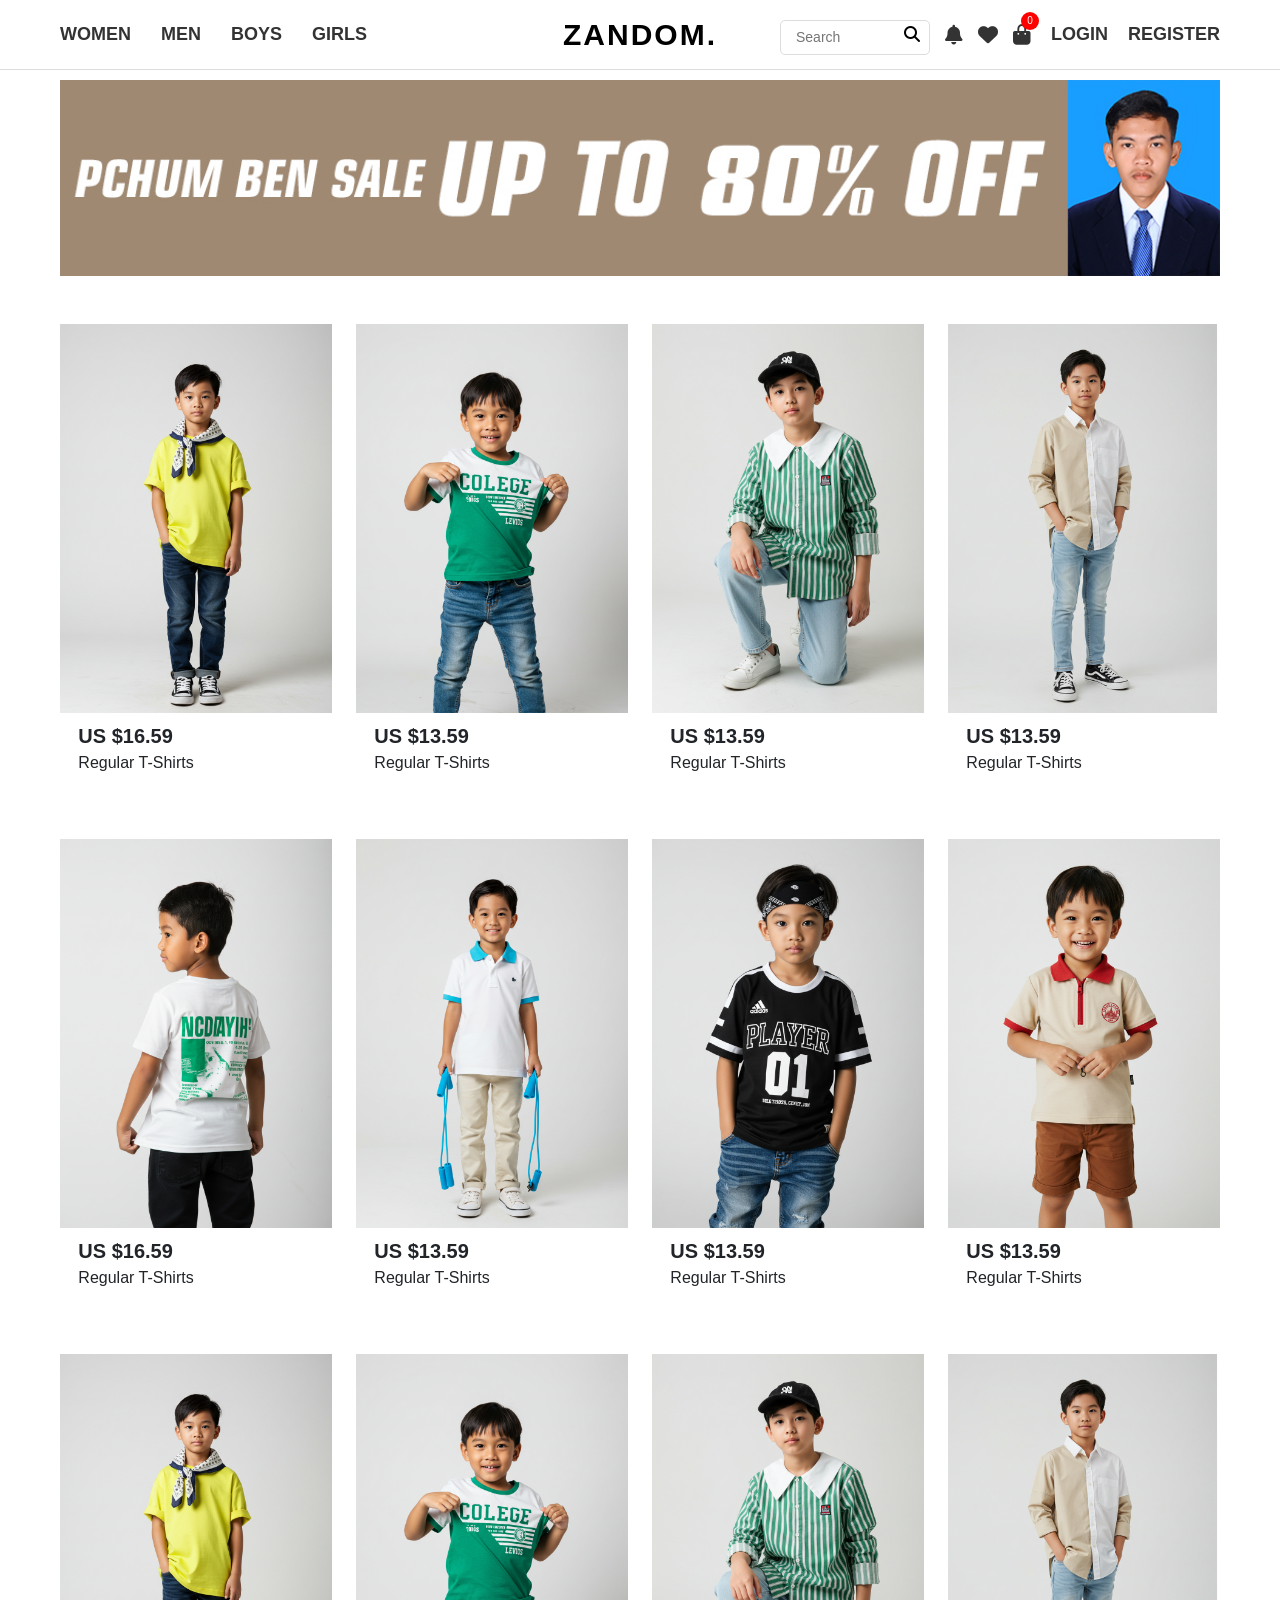
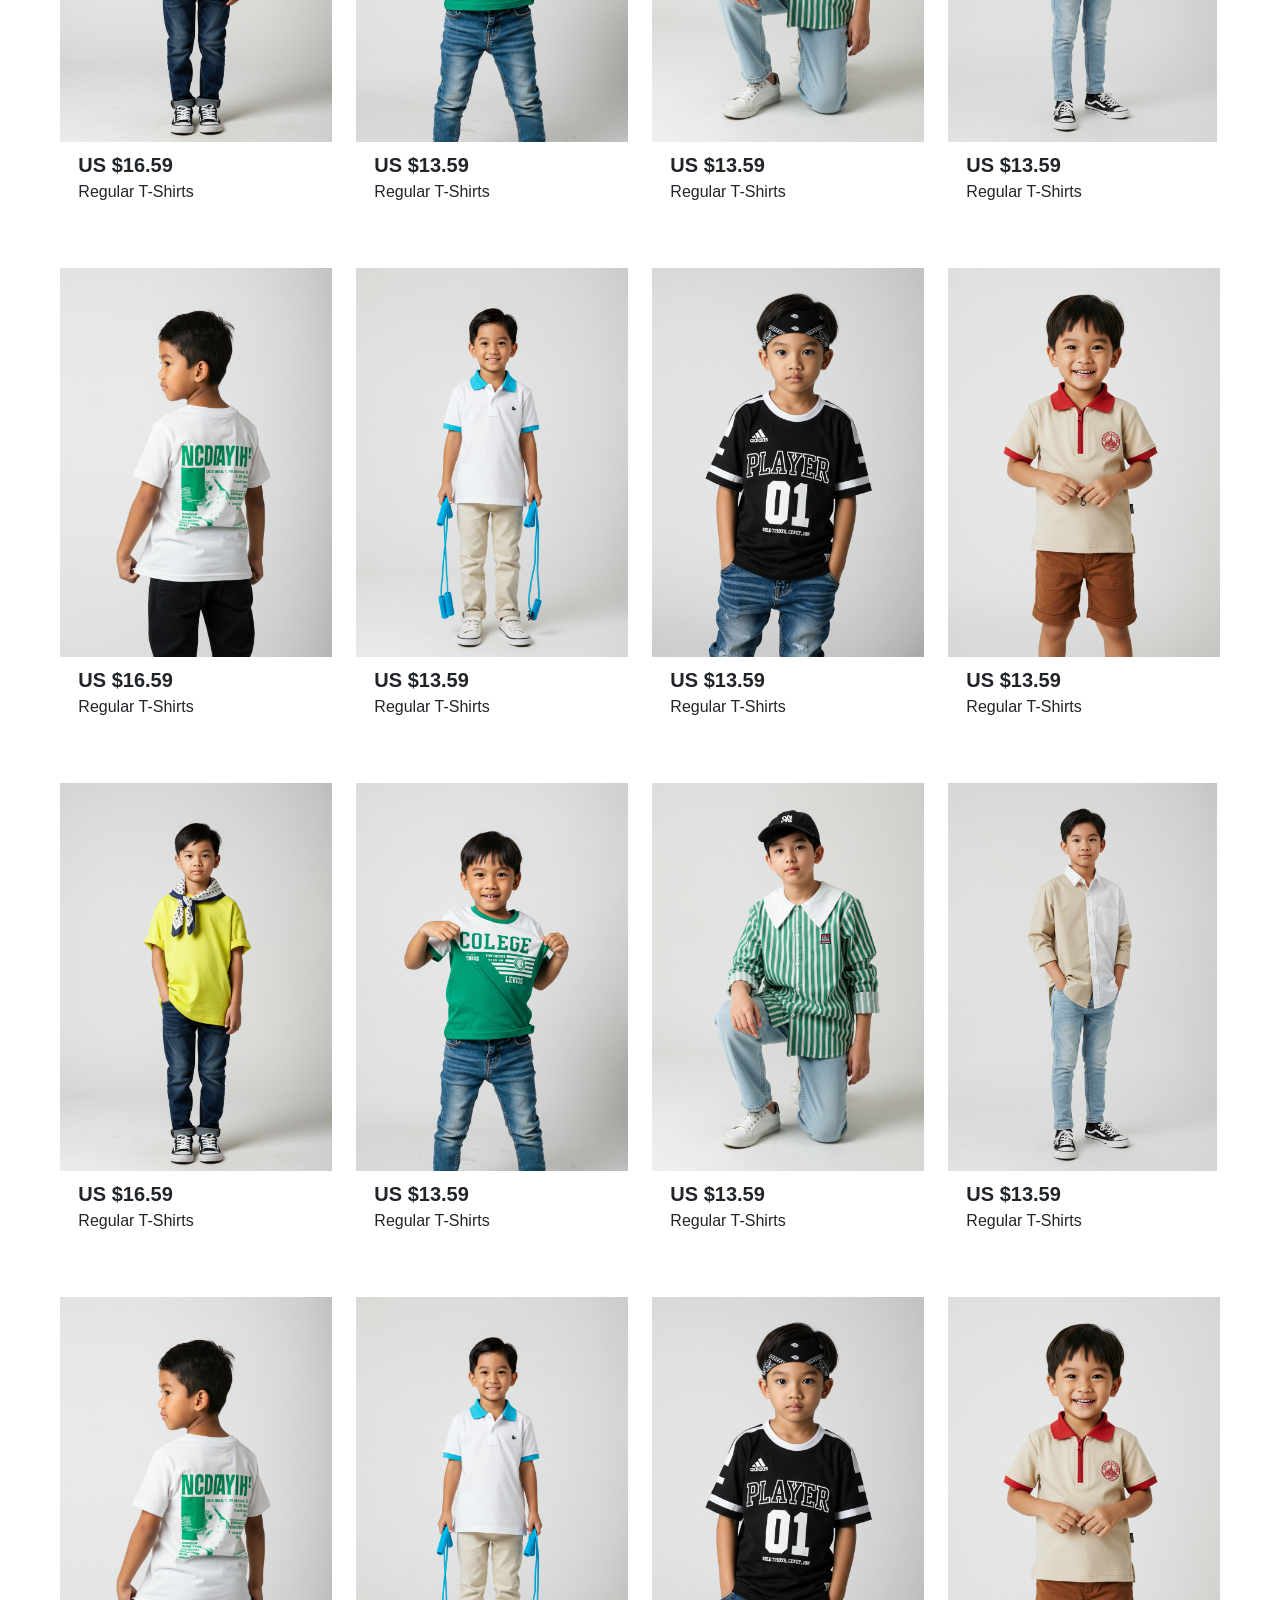
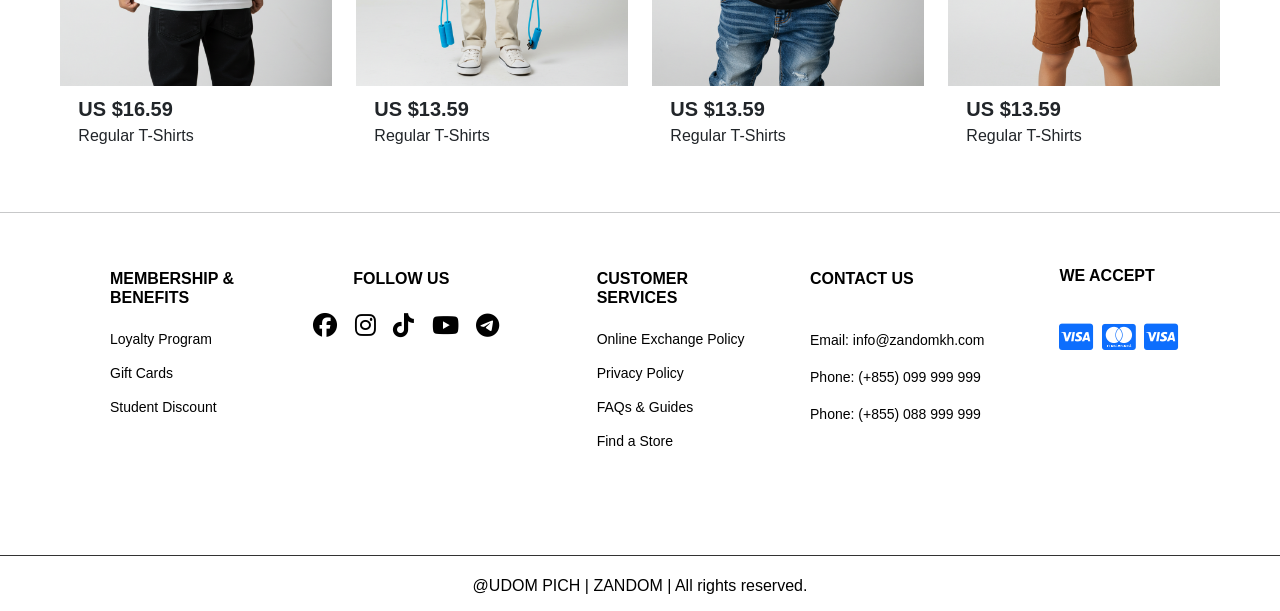
<file: boys-page.html>
<!DOCTYPE html>
<html lang="en">

<head>
  <meta charset="UTF-8">
  <meta name="viewport" content="width=device-width, initial-scale=1.0">
  <title>ZANDOM - BOYS</title>
  <!-- boostrap link--->
  <link href="https://cdn.jsdelivr.net/npm/bootstrap@5.0.2/dist/css/bootstrap.min.css" rel="stylesheet"
    integrity="sha384-EVSTQN3/azprG1Anm3QDgpJLIm9Nao0Yz1ztcQTwFspd3yD65VohhpuuCOmLASjC" crossorigin="anonymous">
  <!--- font awesome-->
  <link rel="stylesheet" href="https://cdnjs.cloudflare.com/ajax/libs/font-awesome/6.7.2/css/all.min.css">
  <!--- link to css-->
  <link rel="stylesheet" href="./style.css">
</head>

<style>

</style>

<body>

  <!-- HOME PAGE -->

  <!-- NAVBAR HTML -->
  <nav class="navbar">
    <div class="container">
      <!-- LEFT SIDE: Categories -->
      <div class="left">
        <a href="./women-page.html">Women</a>
        <a href="./men-page.html">Men</a>
        <a href="./boys-page.html">Boys</a>
        <a href="./girls-page.html">Girls</a>
      </div>

      <!-- CENTER: Logo -->
      <div class="center">
        <a href="./index.html" class="logo">ZANDOM.</a>
      </div>
      <!-- Search Box -->
      <div class="search">
        <button><i class="fa-solid fa-magnifying-glass"></i></button>
        <input type="text" placeholder="Search">
      </div>

      <!-- icon -->
      <a href="#" class="icon">
        <i class="fa-solid fa-bell"></i>
      </a>
      <a href="#" class="icon">
        <i class="fa-solid fa-heart"></i>
      </a>
      <a href="#" class="icon-bag">
        <i class="fa-solid fa-bag-shopping"></i>
        <span class="cart-cout">0</span>
      </a>

      <div class="shopping-bag-panel">
        <div class="panel-header">
          <h2>Your Shopping Bag</h2>
          <button class="close-panel" style="display: flex;">
            <i class="fas fa-times"></i></button>
        </div>
        <button class="checkout-btn">Shop Women</button>
        <button class="checkout-btn">Shop Men</button>
        <a href="#" class="continue-shopping">Continue Shopping</a>
      </div>

      <div class="overlay"></div>

      <!-- Login Links -->

      <a id="Login" href="#" class="Login">LOGIN</a>
      <a id="Register" href="#" class="Register">REGISTER</a>

      <!-- LOGIN / REGISTER POPUP -->
      <div class="popup" id="popupBox">
        <!-- Login Form -->
        <form id="loginForm">
          <h2 style="font-weight: bold; text-transform: uppercase;">Login</h2>
          <label>Mobile Number</label>
          <input type="text" id="loginUser" placeholder="Enter phone number" required>
          <label>Password</label>
          <input type="password" id="loginPass" placeholder="Enter password" required>
          <label style="font-size: 12px; text-align: right;">Forgot Your Password?</label>
          <a href="#" class="btn" id="loginBtn">Login</a>
          <div class="toggle" id="showRegister">Don't have an account? Register</div>
          <p style="text-align: center; margin-top: 20px;">OR</p>
          <button class="button-fb-google" style="height: 45px; border-radius: 5px;"><i class="fa-brands fa-google"></i>
            <p>Continue with
              Google</p>
          </button>
          <button class="button-fb-google" style="height: 45px; border-radius: 5px; margin-top: 10px;"><i
              class="fa-brands fa-facebook"></i>
            <p>Continue with Facebook</p>
          </button>
        </form>

        <!-- Register Form -->
        <form id="registerForm" class="hidden">
          <h2 style="font-weight: bold; text-transform: uppercase;">Register</h2>
          <label>Username</label>
          <input type="text" id="regUser" placeholder="Enter Username" required>
          <label>Email</label>
          <input type="email" id="regEmail" placeholder="Enter Email" required>
          <label>Password</label>
          <input type="password" id="regPass" placeholder="Enter Password" required>
          <label style="font-size: 12px; text-align: right;">Forgot Your Password?</label>
          <a href="#" class="btn" id="registerBtn">Register</a>
          <div class="toggle" id="showLogin">Already have an account? Login</div>
          <p style="text-align: center; margin-top: 20px;">OR</p>
          <button class="button-fb-google" style="height: 45px; border-radius: 5px;"><i class="fa-brands fa-google"></i>
            <p>Continue with
              Google</p>
          </button>
          <button class="button-fb-google" style="height: 45px; border-radius: 5px; margin-top: 10px;"><i
              class="fa-brands fa-facebook"></i>
            <p>Continue with Facebook</p>
          </button>
        </form>
      </div>

      <!-- OVERLAY -->
      <div class="overlay" id="overlay"></div>


    </div>
  </nav>

  <!-- slide -->

  <!-- Brand Calabrate-->

  <!-- Card -->

  <!--- 2 Card -->

  <!--- ads banner -->

  <div class="container animate-on-scroll fade-in">
    <img style="width: 100%; height: 100%; object-fit: cover;" src="./img test/ADS-BANNER-T1.jpg" alt="">
  </div>

  <!--- Tradition Meets Style – Pchum Ben🪔 --->
  <div class="container mb-5 mt-5">
    <div class="card3" style="border: none;">
      <div class="header-card d-flex animate-on-scroll fade-in">

      </div>
      <div class="row row-cols-1 row-cols-md-4 g-4">

        <div class="col animate-on-scroll slide-up delay-1">
          <div class="card h-100" style="border: none;">
            <div class="image-container">
              <a href="./boys-detail-product.html">
                <img src="./img boys-page/B1 (1).jpg" class="primary-img" alt="">
                <img src="./img boys-page/B1 (2).jpg" class="secondary-img" alt="">
              </a>

            </div>

            <div class="card-body">
              <h5 class="card-text" style="font-weight: bold; display: flex;">US $16.59</h5>
              <p class="card-text" style="margin-top: -5px;">Regular T-Shirts</p>
            </div>
          </div>
        </div>

        <div class="col animate-on-scroll slide-up delay-2">
          <div class="card h-100" style="border: none;">
            <div class="image-container">
              <img src="./img boys-page/B2 (1).jpg" class="primary-img" alt="">
              <img src="./img boys-page/B2 (2).jpg" class="secondary-img" alt="">
            </div>
            <div class="card-body">
              <h5 class="card-text" style="font-weight: bold; display: flex;">US $13.59</h5>
              <p class="card-text" style="margin-top: -5px;">Regular T-Shirts</p>
            </div>
          </div>
        </div>

        <div class="col animate-on-scroll slide-up delay-3">
          <div class="card h-100" style="border: none;">
            <div class="image-container">
              <img src="./img boys-page/B3 (1).jpg" class="primary-img" alt="">
              <img src="./img boys-page/B3 (2).jpg" class="secondary-img" alt="">
            </div>
            <div class="card-body">
              <h5 class="card-text" style="font-weight: bold; display: flex;">US $13.59</h5>
              <p class="card-text" style="margin-top: -5px;">Regular T-Shirts</p>
            </div>
          </div>
        </div>

        <div class="col animate-on-scroll slide-up delay-4">
          <div class="card h-100" style="border: none;">
            <div class="image-container">
              <img src="./img boys-page/B4 (1).jpg" class="primary-img" alt="">
              <img src="./img boys-page/B4 (2).jpg" class="secondary-img" alt="">
            </div>
            <div class="card-body">
              <h5 class="card-text" style="font-weight: bold; display: flex;">US $13.59</h5>
              <p class="card-text" style="margin-top: -5px;">Regular T-Shirts</p>
            </div>
          </div>
        </div>

      </div>
    </div>
  </div>

  <!--- Tradition Meets Style – Pchum Ben🪔 --->
  <div class="container mb-5 mt-5">
    <div class="card3" style="border: none;">
      <div class="header-card d-flex animate-on-scroll fade-in">

      </div>
      <div class="row row-cols-1 row-cols-md-4 g-4">

        <div class="col animate-on-scroll slide-up delay-1">
          <div class="card h-100" style="border: none;">
            <div class="image-container">
              <img src="./img boys-page/B5 (1).jpg" class="primary-img" alt="">
              <img src="./img boys-page/B5 (2).jpg" class="secondary-img" alt="">
            </div>

            <div class="card-body">
              <h5 class="card-text" style="font-weight: bold; display: flex;">US $16.59</h5>
              <p class="card-text" style="margin-top: -5px;">Regular T-Shirts</p>
            </div>
          </div>
        </div>

        <div class="col animate-on-scroll slide-up delay-2">
          <div class="card h-100" style="border: none;">
            <div class="image-container">
              <img src="./img boys-page/B6 (1).jpg" class="primary-img" alt="">
              <img src="./img boys-page/B6 (2).jpg" class="secondary-img" alt="">
            </div>
            <div class="card-body">
              <h5 class="card-text" style="font-weight: bold; display: flex;">US $13.59</h5>
              <p class="card-text" style="margin-top: -5px;">Regular T-Shirts</p>
            </div>
          </div>
        </div>

        <div class="col animate-on-scroll slide-up delay-3">
          <div class="card h-100" style="border: none;">
            <div class="image-container">
              <img src="./img boys-page/B7 (1).jpg" class="primary-img" alt="">
              <img src="./img boys-page/B7 (2).jpg" class="secondary-img" alt="">
            </div>
            <div class="card-body">
              <h5 class="card-text" style="font-weight: bold; display: flex;">US $13.59</h5>
              <p class="card-text" style="margin-top: -5px;">Regular T-Shirts</p>
            </div>
          </div>
        </div>

        <div class="col animate-on-scroll slide-up delay-4">
          <div class="card h-100" style="border: none;">
            <div class="image-container">
              <img src="./img boys-page/B8 (1).jpg" class="primary-img" alt="">
              <img src="./img boys-page/B8 (2).jpg" class="secondary-img" alt="">
            </div>
            <div class="card-body">
              <h5 class="card-text" style="font-weight: bold; display: flex;">US $13.59</h5>
              <p class="card-text" style="margin-top: -5px;">Regular T-Shirts</p>
            </div>
          </div>
        </div>

      </div>
    </div>
  </div>

  <!--- Tradition Meets Style – Pchum Ben🪔 --->
  <div class="container mb-5 mt-5">
    <div class="card3" style="border: none;">
      <div class="header-card d-flex animate-on-scroll fade-in">

      </div>
      <div class="row row-cols-1 row-cols-md-4 g-4">

        <div class="col animate-on-scroll slide-up delay-1">
          <div class="card h-100" style="border: none;">
            <div class="image-container">
              <img src="./img boys-page/B1 (1).jpg" class="primary-img" alt="">
              <img src="./img boys-page/B1 (2).jpg" class="secondary-img" alt="">
            </div>

            <div class="card-body">
              <h5 class="card-text" style="font-weight: bold; display: flex;">US $16.59</h5>
              <p class="card-text" style="margin-top: -5px;">Regular T-Shirts</p>
            </div>
          </div>
        </div>

        <div class="col animate-on-scroll slide-up delay-2">
          <div class="card h-100" style="border: none;">
            <div class="image-container">
              <img src="./img boys-page/B2 (1).jpg" class="primary-img" alt="">
              <img src="./img boys-page/B2 (2).jpg" class="secondary-img" alt="">
            </div>
            <div class="card-body">
              <h5 class="card-text" style="font-weight: bold; display: flex;">US $13.59</h5>
              <p class="card-text" style="margin-top: -5px;">Regular T-Shirts</p>
            </div>
          </div>
        </div>

        <div class="col animate-on-scroll slide-up delay-3">
          <div class="card h-100" style="border: none;">
            <div class="image-container">
              <img src="./img boys-page/B3 (1).jpg" class="primary-img" alt="">
              <img src="./img boys-page/B3 (2).jpg" class="secondary-img" alt="">
            </div>
            <div class="card-body">
              <h5 class="card-text" style="font-weight: bold; display: flex;">US $13.59</h5>
              <p class="card-text" style="margin-top: -5px;">Regular T-Shirts</p>
            </div>
          </div>
        </div>

        <div class="col animate-on-scroll slide-up delay-4">
          <div class="card h-100" style="border: none;">
            <div class="image-container">
              <img src="./img boys-page/B4 (1).jpg" class="primary-img" alt="">
              <img src="./img boys-page/B4 (2).jpg" class="secondary-img" alt="">
            </div>
            <div class="card-body">
              <h5 class="card-text" style="font-weight: bold; display: flex;">US $13.59</h5>
              <p class="card-text" style="margin-top: -5px;">Regular T-Shirts</p>
            </div>
          </div>
        </div>

      </div>
    </div>
  </div>

  <!--- Tradition Meets Style – Pchum Ben🪔 --->
  <div class="container mb-5 mt-5">
    <div class="card3" style="border: none;">
      <div class="header-card d-flex animate-on-scroll fade-in">

      </div>
      <div class="row row-cols-1 row-cols-md-4 g-4">

        <div class="col animate-on-scroll slide-up delay-1">
          <div class="card h-100" style="border: none;">
            <div class="image-container">
              <img src="./img boys-page/B5 (1).jpg" class="primary-img" alt="">
              <img src="./img boys-page/B5 (2).jpg" class="secondary-img" alt="">
            </div>

            <div class="card-body">
              <h5 class="card-text" style="font-weight: bold; display: flex;">US $16.59</h5>
              <p class="card-text" style="margin-top: -5px;">Regular T-Shirts</p>
            </div>
          </div>
        </div>

        <div class="col animate-on-scroll slide-up delay-2">
          <div class="card h-100" style="border: none;">
            <div class="image-container">
              <img src="./img boys-page/B6 (1).jpg" class="primary-img" alt="">
              <img src="./img boys-page/B6 (2).jpg" class="secondary-img" alt="">
            </div>
            <div class="card-body">
              <h5 class="card-text" style="font-weight: bold; display: flex;">US $13.59</h5>
              <p class="card-text" style="margin-top: -5px;">Regular T-Shirts</p>
            </div>
          </div>
        </div>

        <div class="col animate-on-scroll slide-up delay-3">
          <div class="card h-100" style="border: none;">
            <div class="image-container">
              <img src="./img boys-page/B7 (1).jpg" class="primary-img" alt="">
              <img src="./img boys-page/B7 (2).jpg" class="secondary-img" alt="">
            </div>
            <div class="card-body">
              <h5 class="card-text" style="font-weight: bold; display: flex;">US $13.59</h5>
              <p class="card-text" style="margin-top: -5px;">Regular T-Shirts</p>
            </div>
          </div>
        </div>

        <div class="col animate-on-scroll slide-up delay-4">
          <div class="card h-100" style="border: none;">
            <div class="image-container">
              <img src="./img boys-page/B8 (1).jpg" class="primary-img" alt="">
              <img src="./img boys-page/B8 (2).jpg" class="secondary-img" alt="">
            </div>
            <div class="card-body">
              <h5 class="card-text" style="font-weight: bold; display: flex;">US $13.59</h5>
              <p class="card-text" style="margin-top: -5px;">Regular T-Shirts</p>
            </div>
          </div>
        </div>

      </div>
    </div>
  </div>

  <!--- Tradition Meets Style – Pchum Ben🪔 --->
  <div class="container mb-5 mt-5">
    <div class="card3" style="border: none;">
      <div class="header-card d-flex animate-on-scroll fade-in">

      </div>
      <div class="row row-cols-1 row-cols-md-4 g-4">

        <div class="col animate-on-scroll slide-up delay-1">
          <div class="card h-100" style="border: none;">
            <div class="image-container">
              <img src="./img boys-page/B1 (1).jpg" class="primary-img" alt="">
              <img src="./img boys-page/B1 (2).jpg" class="secondary-img" alt="">
            </div>

            <div class="card-body">
              <h5 class="card-text" style="font-weight: bold; display: flex;">US $16.59</h5>
              <p class="card-text" style="margin-top: -5px;">Regular T-Shirts</p>
            </div>
          </div>
        </div>

        <div class="col animate-on-scroll slide-up delay-2">
          <div class="card h-100" style="border: none;">
            <div class="image-container">
              <img src="./img boys-page/B2 (1).jpg" class="primary-img" alt="">
              <img src="./img boys-page/B2 (2).jpg" class="secondary-img" alt="">
            </div>
            <div class="card-body">
              <h5 class="card-text" style="font-weight: bold; display: flex;">US $13.59</h5>
              <p class="card-text" style="margin-top: -5px;">Regular T-Shirts</p>
            </div>
          </div>
        </div>

        <div class="col animate-on-scroll slide-up delay-3">
          <div class="card h-100" style="border: none;">
            <div class="image-container">
              <img src="./img boys-page/B3 (1).jpg" class="primary-img" alt="">
              <img src="./img boys-page/B3 (2).jpg" class="secondary-img" alt="">
            </div>
            <div class="card-body">
              <h5 class="card-text" style="font-weight: bold; display: flex;">US $13.59</h5>
              <p class="card-text" style="margin-top: -5px;">Regular T-Shirts</p>
            </div>
          </div>
        </div>

        <div class="col animate-on-scroll slide-up delay-4">
          <div class="card h-100" style="border: none;">
            <div class="image-container">
              <img src="./img boys-page/B4 (1).jpg" class="primary-img" alt="">
              <img src="./img boys-page/B4 (2).jpg" class="secondary-img" alt="">
            </div>
            <div class="card-body">
              <h5 class="card-text" style="font-weight: bold; display: flex;">US $13.59</h5>
              <p class="card-text" style="margin-top: -5px;">Regular T-Shirts</p>
            </div>
          </div>
        </div>

      </div>
    </div>
  </div>

  <!--- Tradition Meets Style – Pchum Ben🪔 --->
  <div class="container mb-5 mt-5">
    <div class="card3" style="border: none;">
      <div class="header-card d-flex animate-on-scroll fade-in">

      </div>
      <div class="row row-cols-1 row-cols-md-4 g-4">

        <div class="col animate-on-scroll slide-up delay-1">
          <div class="card h-100" style="border: none;">
            <div class="image-container">
              <img src="./img boys-page/B5 (1).jpg" class="primary-img" alt="">
              <img src="./img boys-page/B5 (2).jpg" class="secondary-img" alt="">
            </div>

            <div class="card-body">
              <h5 class="card-text" style="font-weight: bold; display: flex;">US $16.59</h5>
              <p class="card-text" style="margin-top: -5px;">Regular T-Shirts</p>
            </div>
          </div>
        </div>

        <div class="col animate-on-scroll slide-up delay-2">
          <div class="card h-100" style="border: none;">
            <div class="image-container">
              <img src="./img boys-page/B6 (1).jpg" class="primary-img" alt="">
              <img src="./img boys-page/B6 (2).jpg" class="secondary-img" alt="">
            </div>
            <div class="card-body">
              <h5 class="card-text" style="font-weight: bold; display: flex;">US $13.59</h5>
              <p class="card-text" style="margin-top: -5px;">Regular T-Shirts</p>
            </div>
          </div>
        </div>

        <div class="col animate-on-scroll slide-up delay-3">
          <div class="card h-100" style="border: none;">
            <div class="image-container">
              <img src="./img boys-page/B7 (1).jpg" class="primary-img" alt="">
              <img src="./img boys-page/B7 (2).jpg" class="secondary-img" alt="">
            </div>
            <div class="card-body">
              <h5 class="card-text" style="font-weight: bold; display: flex;">US $13.59</h5>
              <p class="card-text" style="margin-top: -5px;">Regular T-Shirts</p>
            </div>
          </div>
        </div>

        <div class="col animate-on-scroll slide-up delay-4">
          <div class="card h-100" style="border: none;">
            <div class="image-container">
              <img src="./img boys-page/B8 (1).jpg" class="primary-img" alt="">
              <img src="./img boys-page/B8 (2).jpg" class="secondary-img" alt="">
            </div>
            <div class="card-body">
              <h5 class="card-text" style="font-weight: bold; display: flex;">US $13.59</h5>
              <p class="card-text" style="margin-top: -5px;">Regular T-Shirts</p>
            </div>
          </div>
        </div>

      </div>
    </div>
  </div>

  <hr>

  <!--- Footer Section --->
  <footer class="footer">
    <div class="container">
      <div class="row">

        <!-- Membership & Benefits -->
        <div class="col-md-3 col-6 mb-3">
          <h5>MEMBERSHIP & BENEFITS</h5>
          <ul>
            <li><a href="#">Loyalty Program</a></li>
            <li><a href="#">Gift Cards</a></li>
            <li><a href="#">Student Discount</a></li>
          </ul>
        </div>

        <!-- Follow Us -->
        <div class="col-md-3 col-6 mb-3">
          <h5>FOLLOW US</h5>
          <div class="social-icons">
            <a href="https://www.facebook.com/domepich/"><i class="fab fa-facebook"></i></a>
            <a href="https://www.instagram.com/pichudom9/"><i class="fab fa-instagram"></i></a>
            <a href="https://www.tiktok.com/@dom.coder"><i class="fab fa-tiktok"></i></a>
            <a href="https://www.youtube.com/@Dom-Coder"><i class="fab fa-youtube"></i></a>
            <a href="https://t.me/p_udom9"><i class="fab fa-telegram"></i></a>
          </div>
        </div>

        <!-- Customer Services -->
        <div class="col-md-3 col-6 mb-3">
          <h5>CUSTOMER SERVICES</h5>
          <ul>
            <li><a href="#">Online Exchange Policy</a></li>
            <li><a href="#">Privacy Policy</a></li>
            <li><a href="#">FAQs & Guides</a></li>
            <li><a href="#">Find a Store</a></li>
          </ul>
        </div>

        <!-- Contact Us -->
        <div class="col-md-3 col-6 mb-3">
          <h5 style="margin-left: -30px;">CONTACT US</h5>
          <div class="contact-info">
            <p>Email: info@zandomkh.com</p>
            <p>Phone: (+855) 099 999 999</p>
            <p>Phone: (+855) 088 999 999</p>
          </div>
        </div>
      </div>

      <!-- Payment Methods -->
      <div class="row mt-3">
        <div style="margin-top: -119px;" class="col-12">
          <h5>WE ACCEPT</h5>
          <div class="payment-methods" style="margin-top: 30px;">
            <a href=""><i class="fa-brands fa-cc-visa"></i></a>
            <a href=""><i class="fa-brands fa-cc-mastercard"></i></a>
            <a href=""><i class="fa-brands fa-cc-visa"></i></a>
          </div>
        </div>
      </div>

    </div>
  </footer>

  <!--- copyright -->
  <div class="copyright mb-2">
    <div class="CPR">
      <h6>@UDOM PICH | ZANDOM | All rights reserved.</h6>
    </div>
  </div>

  <!------------------------------------------------------------------------------------------------------>

</body>
<script>
  document.addEventListener('DOMContentLoaded', function () {
    /// bag shopping
    const bagIcon = document.querySelector('.icon-bag');
    const shoppingPanel = document.querySelector('.shopping-bag-panel');
    const closePanel = document.querySelector('.close-panel');
    const overlay = document.querySelector('.overlay');

    //// login

    // Open panel when bag icon is clicked
    bagIcon.addEventListener('click', function () {
      shoppingPanel.classList.add('active');
      overlay.classList.add('active');
      document.body.style.overflow = 'hidden';
    });

    // Close panel when X button is clicked
    closePanel.addEventListener('click', function () {
      shoppingPanel.classList.remove('active');
      overlay.classList.remove('active');
      document.body.style.overflow = 'auto';
    });

    // Close panel when clicking outside
    overlay.addEventListener('click', function () {
      shoppingPanel.classList.remove('active');
      overlay.classList.remove('active');
      document.body.style.overflow = 'auto';
    });

    /// Open panel when clicked Login
    const popup = document.getElementById('popupBox');

    const loginLink = document.getElementById('Login');
    const registerLink = document.getElementById('Register');
    const loginForm = document.getElementById('loginForm');
    const registerForm = document.getElementById('registerForm');

    // Show Login
    loginLink.addEventListener('click', e => {
      e.preventDefault();
      loginForm.classList.remove('hidden');
      registerForm.classList.add('hidden');
      popup.classList.add('active');
      overlay.classList.add('active');
    });

    // Show Register
    registerLink.addEventListener('click', e => {
      e.preventDefault();
      registerForm.classList.remove('hidden');
      loginForm.classList.add('hidden');
      popup.classList.add('active');
      overlay.classList.add('active');
    });

    // Close popup
    overlay.addEventListener('click', () => {
      popup.classList.remove('active');
      overlay.classList.remove('active');
    });

    // Toggle forms
    document.getElementById('showRegister').addEventListener('click', () => {
      loginForm.classList.add('hidden');
      registerForm.classList.remove('hidden');
    });
    document.getElementById('showLogin').addEventListener('click', () => {
      registerForm.classList.add('hidden');
      loginForm.classList.remove('hidden');
    });

    // Login alert
    document.getElementById('loginBtn').addEventListener('click', e => {
      e.preventDefault();
      alert(`Logged in as: ${document.getElementById('loginUser').value}`);
    });

    // Register alert
    document.getElementById('registerBtn').addEventListener('click', e => {
      e.preventDefault();
      alert(`Registered as: ${document.getElementById('regUser').value}`);
    });

    // Scroll animation functionality
    let lastScrollTop = 0;
    const animatedElements = document.querySelectorAll('.animate-on-scroll');

    // Function to check if element is in viewport
    function isInViewport(element) {
      const rect = element.getBoundingClientRect();
      return (
        rect.top <= (window.innerHeight || document.documentElement.clientHeight) * 0.9 &&
        rect.bottom >= 0
      );
    }

    // Function to handle scroll animation
    function handleScrollAnimation() {
      const scrollTop = window.pageYOffset || document.documentElement.scrollTop;

      // Check scroll direction
      const scrollDirection = scrollTop > lastScrollTop ? 'down' : 'up';
      lastScrollTop = scrollTop;

      // Animate elements based on scroll position
      animatedElements.forEach(element => {
        if (isInViewport(element)) {
          element.classList.add('visible');
        } else if (scrollDirection === 'up') {
          // Optionally remove the visible class when scrolling up past elements
          // element.classList.remove('visible');
        }
      });
    }

    // Initial check on page load
    handleScrollAnimation();

    // Listen for scroll events with throttling
    let scrolling = false;
    window.addEventListener('scroll', () => {
      if (!scrolling) {
        scrolling = true;
        requestAnimationFrame(() => {
          handleScrollAnimation();
          scrolling = false;
        });
      }
    });

    // Additional check when resizing the window
    window.addEventListener('resize', handleScrollAnimation);
  });

</script>

<!---boostrap link java-->
<script src="https://cdn.jsdelivr.net/npm/bootstrap@5.0.2/dist/js/bootstrap.bundle.min.js"
  integrity="sha384-MrcW6ZMFYlzcLA8Nl+NtUVF0sA7MsXsP1UyJoMp4YLEuNSfAP+JcXn/tWtIaxVXM" crossorigin="anonymous"></script>
<!-- Bootstrap JS and dependencies -->
<script src="https://cdn.jsdelivr.net/npm/@popperjs/core@2.11.6/dist/umd/popper.min.js"
  integrity="sha384-oBqDVmMz9ATKxIep9tiCxS/Z9fNfEXiDAYTujMAeBAsjFuCZSmKbSSUnQlmh/jp3" crossorigin="anonymous"></script>
<script src="https://cdn.jsdelivr.net/npm/bootstrap@5.2.3/dist/js/bootstrap.min.js"
  integrity="sha384-cuYeSxntonz0PPNlHhBs68uyIAVpIIOZZ5JqeqvYYIcEL727kskC66kF92t6Xl2V" crossorigin="anonymous"></script>

</html>
</file>
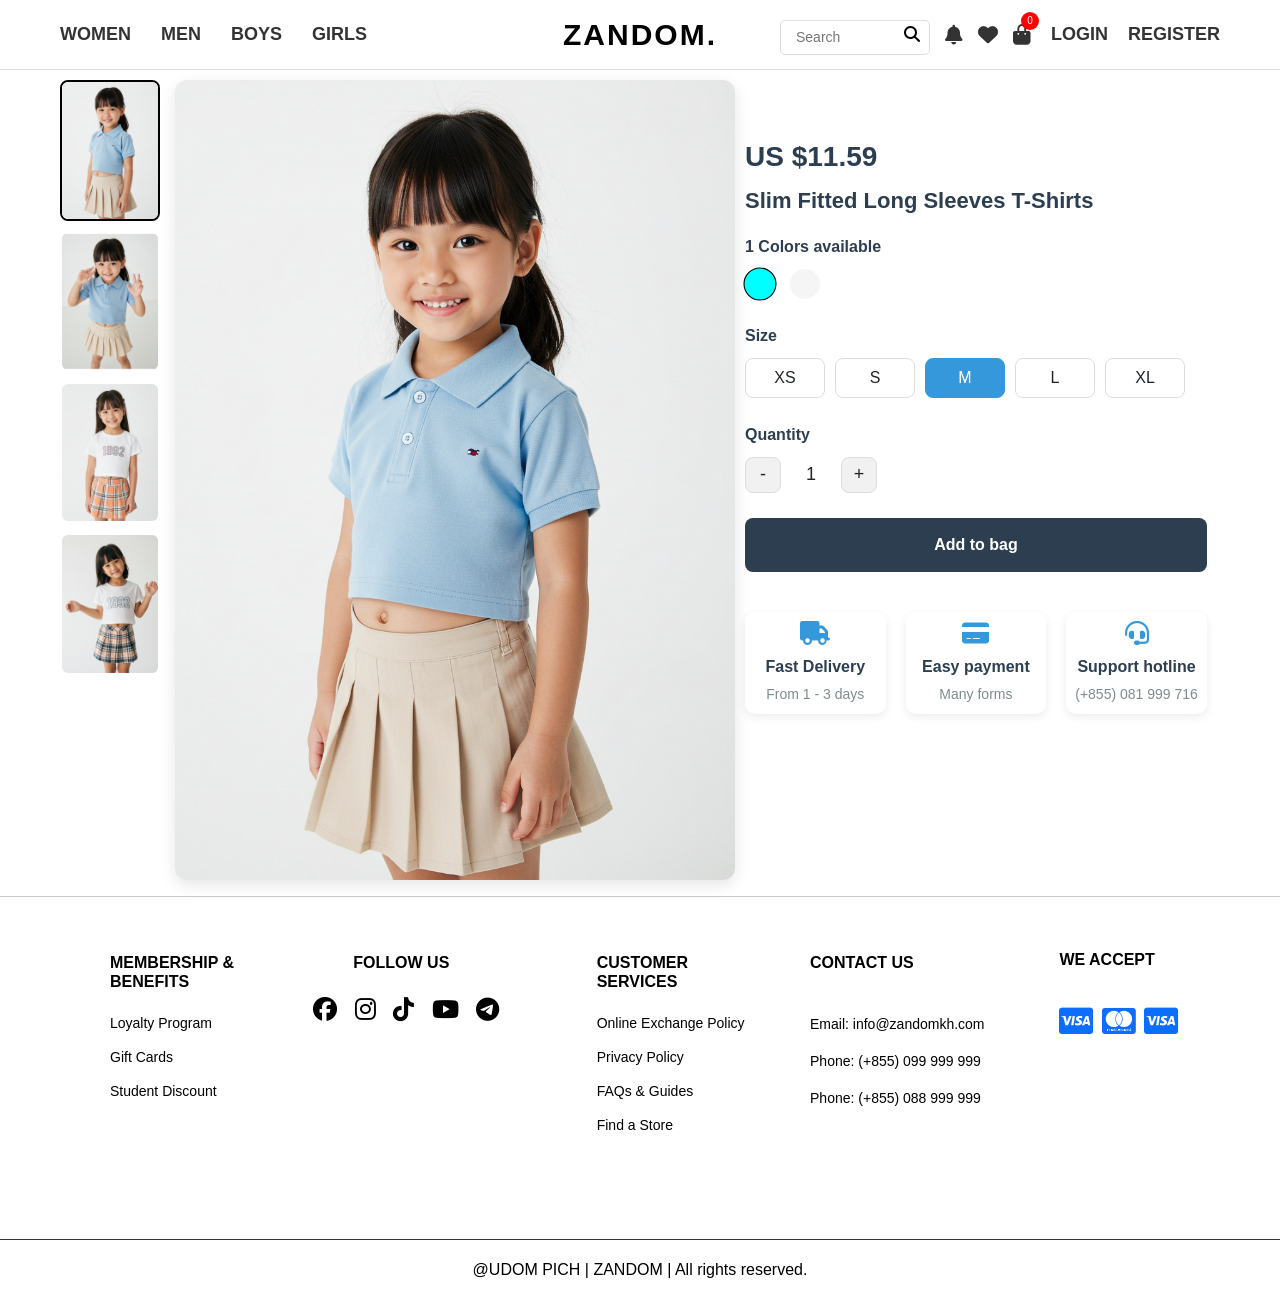
<file: girls-detail-product.html>
<!DOCTYPE html>
<html lang="en">

<head>
  <meta charset="UTF-8">
  <meta name="viewport" content="width=device-width, initial-scale=1.0">
  <title>ZANDOM - GIRLS - DETAIL</title>
  <!-- boostrap link--->
  <link href="https://cdn.jsdelivr.net/npm/bootstrap@5.0.2/dist/css/bootstrap.min.css" rel="stylesheet"
    integrity="sha384-EVSTQN3/azprG1Anm3QDgpJLIm9Nao0Yz1ztcQTwFspd3yD65VohhpuuCOmLASjC" crossorigin="anonymous">
  <!--- font awesome-->
  <link rel="stylesheet" href="https://cdnjs.cloudflare.com/ajax/libs/font-awesome/6.7.2/css/all.min.css">
  <!--- link to css-->
  <link rel="stylesheet" href="./style.css">
</head>

<style>

</style>

<body>

  <!-- HOME PAGE -->

  <!-- NAVBAR HTML -->
  <nav class="navbar">
    <div class="container">
      <!-- LEFT SIDE: Categories -->
      <div class="left">
        <a href="./women-page.html">Women</a>
        <a href="./men-page.html">Men</a>
        <a href="./boys-page.html">Boys</a>
        <a href="./girls-page.html">Girls</a>
      </div>

      <!-- CENTER: Logo -->
      <div class="center">
        <a href="./index.html" class="logo">ZANDOM.</a>
      </div>

      <!-- Search Box -->
      <div class="search">
        <button><i class="fa-solid fa-magnifying-glass"></i></button>
        <input type="text" placeholder="Search">
      </div>

      <!-- icon -->
      <a href="#" class="icon">
        <i class="fa-solid fa-bell"></i>
      </a>
      <a href="#" class="icon">
        <i class="fa-solid fa-heart"></i>
      </a>
      <a href="#" class="icon-bag">
        <i class="fa-solid fa-bag-shopping"></i>
        <span class="cart-count">0</span>
      </a>

      <div class="shopping-bag-panel">
        <div class="panel-header">
          <h2>Your Shopping Bag</h2>
          <button class="close-panel" style="display: flex;">
            <i class="fas fa-times"></i></button>
        </div>
        <button class="checkout-btn">Shop Women</button>
        <button class="checkout-btn">Shop Men</button>
        <a href="#" class="continue-shopping">Continue Shopping</a>
      </div>

      <div class="overlay"></div>

      <!-- Login Links -->

      <a id="Login" href="#" class="Login">LOGIN</a>
      <a id="Register" href="#" class="Register">REGISTER</a>

      <!-- LOGIN / REGISTER POPUP -->
      <div class="popup" id="popupBox">
        <!-- Login Form -->
        <form id="loginForm">
          <h2 style="font-weight: bold; text-transform: uppercase;">Login</h2>
          <label>Mobile Number</label>
          <input type="text" id="loginUser" placeholder="Enter phone number" required>
          <label>Password</label>
          <input type="password" id="loginPass" placeholder="Enter password" required>
          <label style="font-size: 12px; text-align: right;">Forgot Your Password?</label>
          <a href="#" class="btn" id="loginBtn">Login</a>
          <div class="toggle" id="showRegister">Don't have an account? Register</div>
          <p style="text-align: center; margin-top: 20px;">OR</p>
          <button class="button-fb-google" style="height: 45px; border-radius: 5px;"><i class="fa-brands fa-google"></i>
            <p>Continue with
              Google</p>
          </button>
          <button class="button-fb-google" style="height: 45px; border-radius: 5px; margin-top: 10px;"><i
              class="fa-brands fa-facebook"></i>
            <p>Continue with Facebook</p>
          </button>
        </form>

        <!-- Register Form -->
        <form id="registerForm" class="hidden">
          <h2 style="font-weight: bold; text-transform: uppercase;">Register</h2>
          <label>Username</label>
          <input type="text" id="regUser" placeholder="Enter Username" required>
          <label>Email</label>
          <input type="email" id="regEmail" placeholder="Enter Email" required>
          <label>Password</label>
          <input type="password" id="regPass" placeholder="Enter Password" required>
          <label style="font-size: 12px; text-align: right;">Forgot Your Password?</label>
          <a href="#" class="btn" id="registerBtn">Register</a>
          <div class="toggle" id="showLogin">Already have an account? Login</div>
          <p style="text-align: center; margin-top: 20px;">OR</p>
          <button class="button-fb-google" style="height: 45px; border-radius: 5px;"><i class="fa-brands fa-google"></i>
            <p>Continue with
              Google</p>
          </button>
          <button class="button-fb-google" style="height: 45px; border-radius: 5px; margin-top: 10px;"><i
              class="fa-brands fa-facebook"></i>
            <p>Continue with Facebook</p>
          </button>
        </form>
      </div>

      <!-- OVERLAY -->
      <div class="overlay" id="overlay"></div>


    </div>
  </nav>

  <!--- Detail Product -->
  <div class="container">

    <div class="product-gallery">
      <div class="thumbnail-container">
        <img class="thumbnail active" src=".//img girls-page/G1 (1).jpg" alt="Slim Fitted Long Sleeves T-Shirt">
        <img class="thumbnail" src=".//img girls-page/G1 (2).jpg" alt="T-shirt thumbnail">
        <img class="thumbnail" src=".//img girls-page/G2 (1).jpg" alt="T-shirt thumbnail">
        <img class="thumbnail" src=".//img girls-page/G2 (2).jpg" alt="T-shirt thumbnail">
      </div>
      <div>
        <img class="main-image" src=".//img girls-page/G1 (1).jpg" alt="Slim Fitted Long Sleeves T-Shirt">
      </div>
    </div>

    <div class="product-info">
      <div class="price" style="margin-top: -100px;">US $11.59</div>
      <h1 class="product-title">Slim Fitted Long Sleeves T-Shirts</h1>

      <div class="color-options">
        <div class="option-title">1 Colors available</div>
        <div class="colors">
          <div style="background-color: aqua ;" class="color white active" data-color="white"></div>
          <div style="background-color: whitesmoke;" class="color green" data-color="green"></div>
        </div>
      </div>

      <div class="size-options">
        <div class="option-title">Size</div>
        <div class="sizes">
          <div class="size" data-size="XS">XS</div>
          <div class="size" data-size="S">S</div>
          <div class="size active" data-size="M">M</div>
          <div class="size" data-size="L">L</div>
          <div class="size" data-size="XL">XL</div>
        </div>
      </div>

      <div class="quantity">
        <div class="option-title">Quantity</div>
        <div class="qty-controls">
          <div class="qty-btn minus">-</div>
          <div class="qty-value">1</div>
          <div class="qty-btn plus">+</div>
        </div>
      </div>

      <button class="add-to-bag">Add to bag</button>

      <div class="features">
        <div class="feature">
          <i class="fas fa-truck"></i>
          <div class="feature-title">Fast Delivery</div>
          <div class="feature-desc">From 1 - 3 days</div>
        </div>
        <div class="feature">
          <i class="fas fa-credit-card"></i>
          <div class="feature-title">Easy payment</div>
          <div class="feature-desc">Many forms</div>
        </div>
        <div class="feature">
          <i class="fas fa-headset"></i>
          <div class="feature-title">Support hotline</div>
          <div class="feature-desc">(+855) 081 999 716</div>
        </div>
      </div>

    </div>
  </div>

  <hr>

  <!--- Footer Section --->
  <footer class="footer">
    <div class="container">
      <div class="row">

        <!-- Membership & Benefits -->
        <div class="col-md-3 col-6 mb-3">
          <h5>MEMBERSHIP & BENEFITS</h5>
          <ul>
            <li><a href="#">Loyalty Program</a></li>
            <li><a href="#">Gift Cards</a></li>
            <li><a href="#">Student Discount</a></li>
          </ul>
        </div>

        <!-- Follow Us -->
        <div class="col-md-3 col-6 mb-3">
          <h5>FOLLOW US</h5>
          <div class="social-icons">
            <a href="https://www.facebook.com/domepich/"><i class="fab fa-facebook"></i></a>
            <a href="https://www.instagram.com/pichudom9/"><i class="fab fa-instagram"></i></a>
            <a href="https://www.tiktok.com/@dom.coder"><i class="fab fa-tiktok"></i></a>
            <a href="https://www.youtube.com/@Dom-Coder"><i class="fab fa-youtube"></i></a>
            <a href="https://t.me/p_udom9"><i class="fab fa-telegram"></i></a>
          </div>
        </div>

        <!-- Customer Services -->
        <div class="col-md-3 col-6 mb-3">
          <h5>CUSTOMER SERVICES</h5>
          <ul>
            <li><a href="#">Online Exchange Policy</a></li>
            <li><a href="#">Privacy Policy</a></li>
            <li><a href="#">FAQs & Guides</a></li>
            <li><a href="#">Find a Store</a></li>
          </ul>
        </div>

        <!-- Contact Us -->
        <div class="col-md-3 col-6 mb-3">
          <h5 style="margin-left: -30px;">CONTACT US</h5>
          <div class="contact-info">
            <p>Email: info@zandomkh.com</p>
            <p>Phone: (+855) 099 999 999</p>
            <p>Phone: (+855) 088 999 999</p>
          </div>
        </div>
      </div>

      <!-- Payment Methods -->
      <div class="row mt-3">
        <div style="margin-top: -119px;" class="col-12">
          <h5>WE ACCEPT</h5>
          <div class="payment-methods" style="margin-top: 30px;">
            <a href=""><i class="fa-brands fa-cc-visa"></i></a>
            <a href=""><i class="fa-brands fa-cc-mastercard"></i></a>
            <a href=""><i class="fa-brands fa-cc-visa"></i></a>
          </div>
        </div>
      </div>

    </div>
  </footer>

  <!--- copyright -->
  <div class="copyright mb-2">
    <div class="CPR">
      <h6>@UDOM PICH | ZANDOM | All rights reserved.</h6>
    </div>
  </div>

  <!------------------------------------------------------------------------------------------------------>

</body>
<script>
  document.addEventListener('DOMContentLoaded', function () {
    /// bag shopping
    const bagIcon = document.querySelector('.icon-bag');
    const shoppingPanel = document.querySelector('.shopping-bag-panel');
    const closePanel = document.querySelector('.close-panel');
    const overlay = document.querySelector('.overlay');

    //// login

    // Open panel when bag icon is clicked
    bagIcon.addEventListener('click', function () {
      shoppingPanel.classList.add('active');
      overlay.classList.add('active');
      document.body.style.overflow = 'hidden';
    });

    // Close panel when X button is clicked
    closePanel.addEventListener('click', function () {
      shoppingPanel.classList.remove('active');
      overlay.classList.remove('active');
      document.body.style.overflow = 'auto';
    });

    // Close panel when clicking outside
    overlay.addEventListener('click', function () {
      shoppingPanel.classList.remove('active');
      overlay.classList.remove('active');
      document.body.style.overflow = 'auto';
    });

    /// Open panel when clicked Login
    const popup = document.getElementById('popupBox');

    const loginLink = document.getElementById('Login');
    const registerLink = document.getElementById('Register');
    const loginForm = document.getElementById('loginForm');
    const registerForm = document.getElementById('registerForm');

    // Show Login
    loginLink.addEventListener('click', e => {
      e.preventDefault();
      loginForm.classList.remove('hidden');
      registerForm.classList.add('hidden');
      popup.classList.add('active');
      overlay.classList.add('active');
    });

    // Show Register
    registerLink.addEventListener('click', e => {
      e.preventDefault();
      registerForm.classList.remove('hidden');
      loginForm.classList.add('hidden');
      popup.classList.add('active');
      overlay.classList.add('active');
    });

    // Close popup
    overlay.addEventListener('click', () => {
      popup.classList.remove('active');
      overlay.classList.remove('active');
    });

    // Toggle forms
    document.getElementById('showRegister').addEventListener('click', () => {
      loginForm.classList.add('hidden');
      registerForm.classList.remove('hidden');
    });
    document.getElementById('showLogin').addEventListener('click', () => {
      registerForm.classList.add('hidden');
      loginForm.classList.remove('hidden');
    });

    // Login alert
    document.getElementById('loginBtn').addEventListener('click', e => {
      e.preventDefault();
      alert(`Logged in as: ${document.getElementById('loginUser').value}`);
    });

    // Register alert
    document.getElementById('registerBtn').addEventListener('click', e => {
      e.preventDefault();
      alert(`Registered as: ${document.getElementById('regUser').value}`);
    });

    // Scroll animation functionality
    let lastScrollTop = 0;
    const animatedElements = document.querySelectorAll('.animate-on-scroll');

    // Function to check if element is in viewport
    function isInViewport(element) {
      const rect = element.getBoundingClientRect();
      return (
        rect.top <= (window.innerHeight || document.documentElement.clientHeight) * 0.9 &&
        rect.bottom >= 0
      );
    }

    // Function to handle scroll animation
    function handleScrollAnimation() {
      const scrollTop = window.pageYOffset || document.documentElement.scrollTop;

      // Check scroll direction
      const scrollDirection = scrollTop > lastScrollTop ? 'down' : 'up';
      lastScrollTop = scrollTop;

      // Animate elements based on scroll position
      animatedElements.forEach(element => {
        if (isInViewport(element)) {
          element.classList.add('visible');
        } else if (scrollDirection === 'up') {
          // Optionally remove the visible class when scrolling up past elements
          // element.classList.remove('visible');
        }
      });
    }

    // Initial check on page load
    handleScrollAnimation();

    // Listen for scroll events with throttling
    let scrolling = false;
    window.addEventListener('scroll', () => {
      if (!scrolling) {
        scrolling = true;
        requestAnimationFrame(() => {
          handleScrollAnimation();
          scrolling = false;
        });
      }
    });

    // Additional check when resizing the window
    window.addEventListener('resize', handleScrollAnimation);

    // Thumbnail selection
    const thumbnails = document.querySelectorAll('.thumbnail');
    const mainImage = document.querySelector('.main-image');

    thumbnails.forEach(thumb => {
      thumb.addEventListener('click', function () {
        thumbnails.forEach(t => t.classList.remove('active'));
        this.classList.add('active');
        mainImage.src = this.src;
      });
    });

    // Color selection
    const colors = document.querySelectorAll('.color');

    colors.forEach(color => {
      color.addEventListener('click', function () {
        colors.forEach(c => c.classList.remove('active'));
        this.classList.add('active');
      });
    });

    // Size selection
    const sizes = document.querySelectorAll('.size');

    sizes.forEach(size => {
      size.addEventListener('click', function () {
        sizes.forEach(s => s.classList.remove('active'));
        this.classList.add('active');
      });
    });

    // Quantity controls
    const minusBtn = document.querySelector('.minus');
    const plusBtn = document.querySelector('.plus');
    const qtyValue = document.querySelector('.qty-value');
    let quantity = 1;

    minusBtn.addEventListener('click', function () {
      if (quantity > 1) {
        quantity--;
        qtyValue.textContent = quantity;
      }
    });

    plusBtn.addEventListener('click', function () {
      quantity++;
      qtyValue.textContent = quantity;
    });

    // Add to bag functionality
    const addToBagBtn = document.querySelector('.add-to-bag');
    const cartCount = document.querySelector('.cart-count');
    let count = 0;

    addToBagBtn.addEventListener('click', function () {
      count += quantity;
      cartCount.textContent = count;

      // Reset quantity after adding to cart
      quantity = 1;
      qtyValue.textContent = quantity;

      // Show confirmation
      addToBagBtn.textContent = 'Added to bag!';
      setTimeout(() => {
        addToBagBtn.textContent = 'Add to bag';
      }, 1500);
    });

  });

</script>

<!---boostrap link java-->
<script src="https://cdn.jsdelivr.net/npm/bootstrap@5.0.2/dist/js/bootstrap.bundle.min.js"
  integrity="sha384-MrcW6ZMFYlzcLA8Nl+NtUVF0sA7MsXsP1UyJoMp4YLEuNSfAP+JcXn/tWtIaxVXM" crossorigin="anonymous"></script>
<!-- Bootstrap JS and dependencies -->
<script src="https://cdn.jsdelivr.net/npm/@popperjs/core@2.11.6/dist/umd/popper.min.js"
  integrity="sha384-oBqDVmMz9ATKxIep9tiCxS/Z9fNfEXiDAYTujMAeBAsjFuCZSmKbSSUnQlmh/jp3" crossorigin="anonymous"></script>
<script src="https://cdn.jsdelivr.net/npm/bootstrap@5.2.3/dist/js/bootstrap.min.js"
  integrity="sha384-cuYeSxntonz0PPNlHhBs68uyIAVpIIOZZ5JqeqvYYIcEL727kskC66kF92t6Xl2V" crossorigin="anonymous"></script>

</html>
</file>
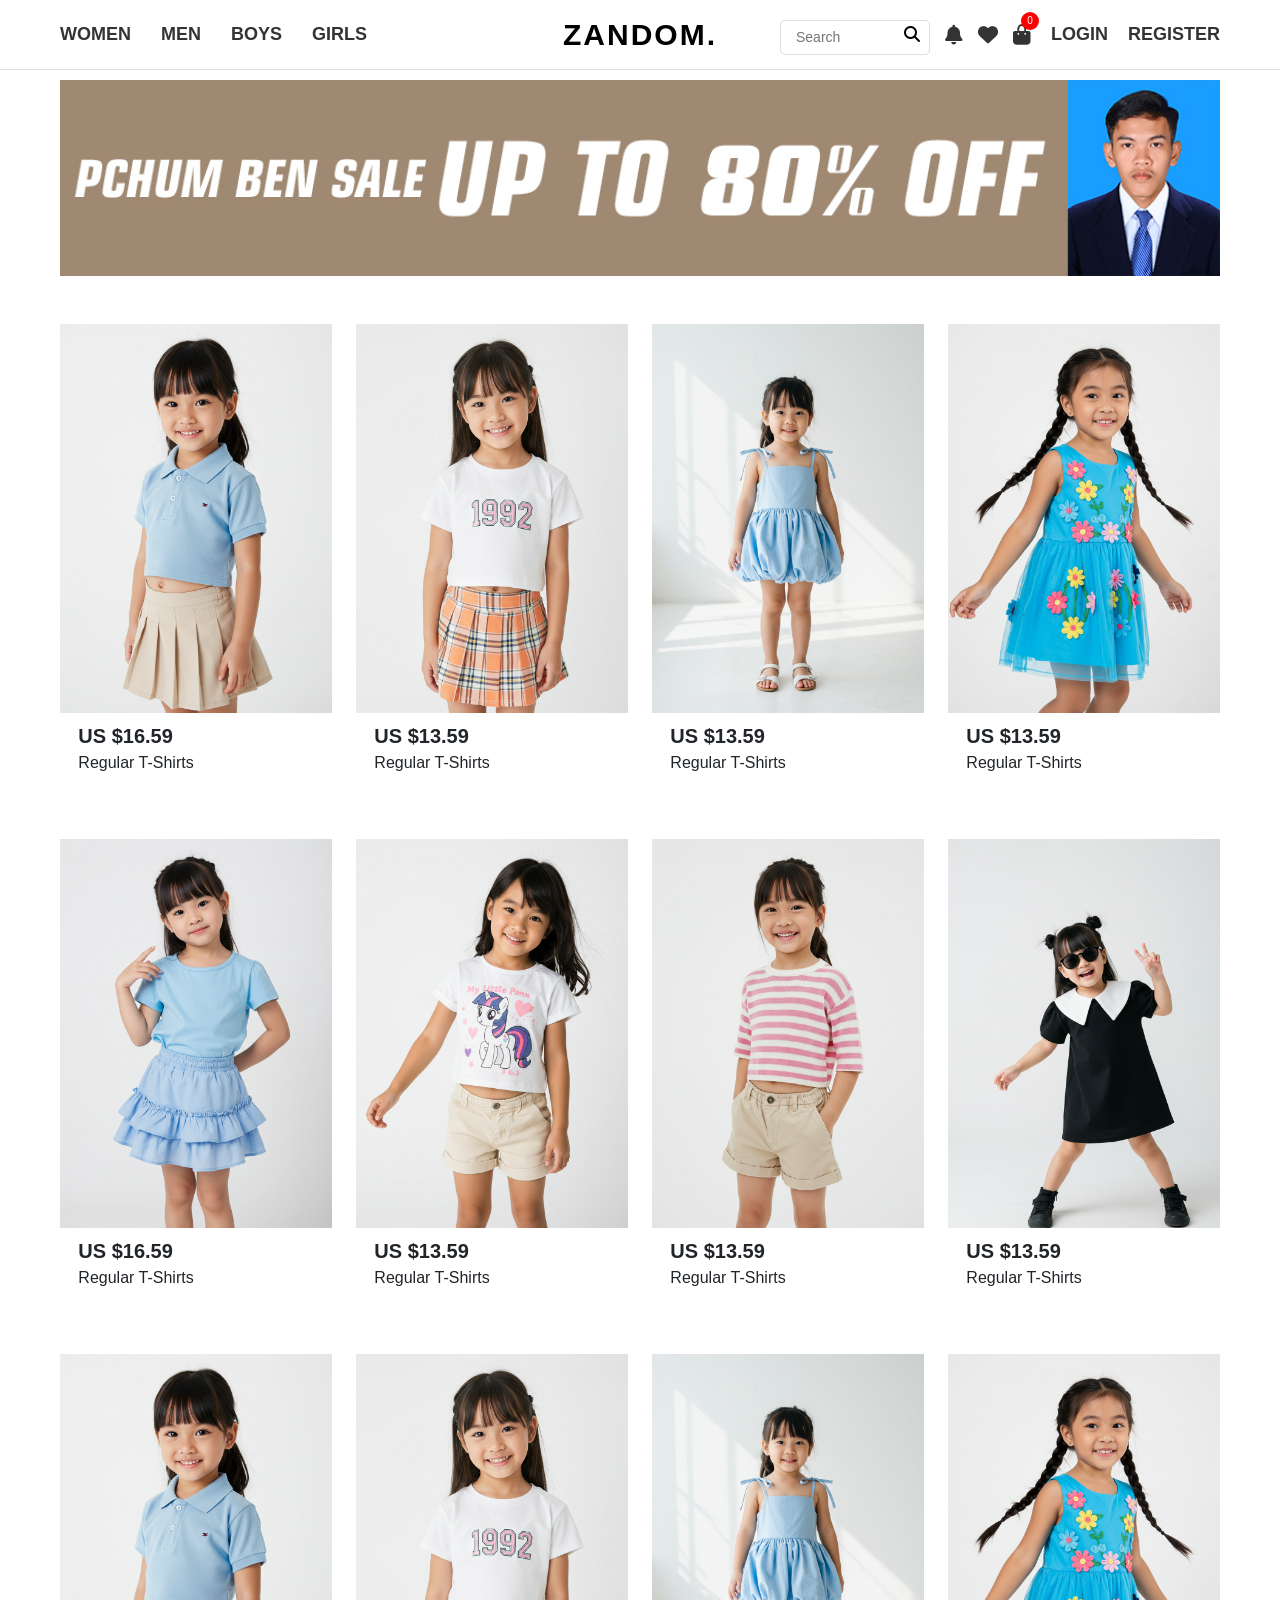
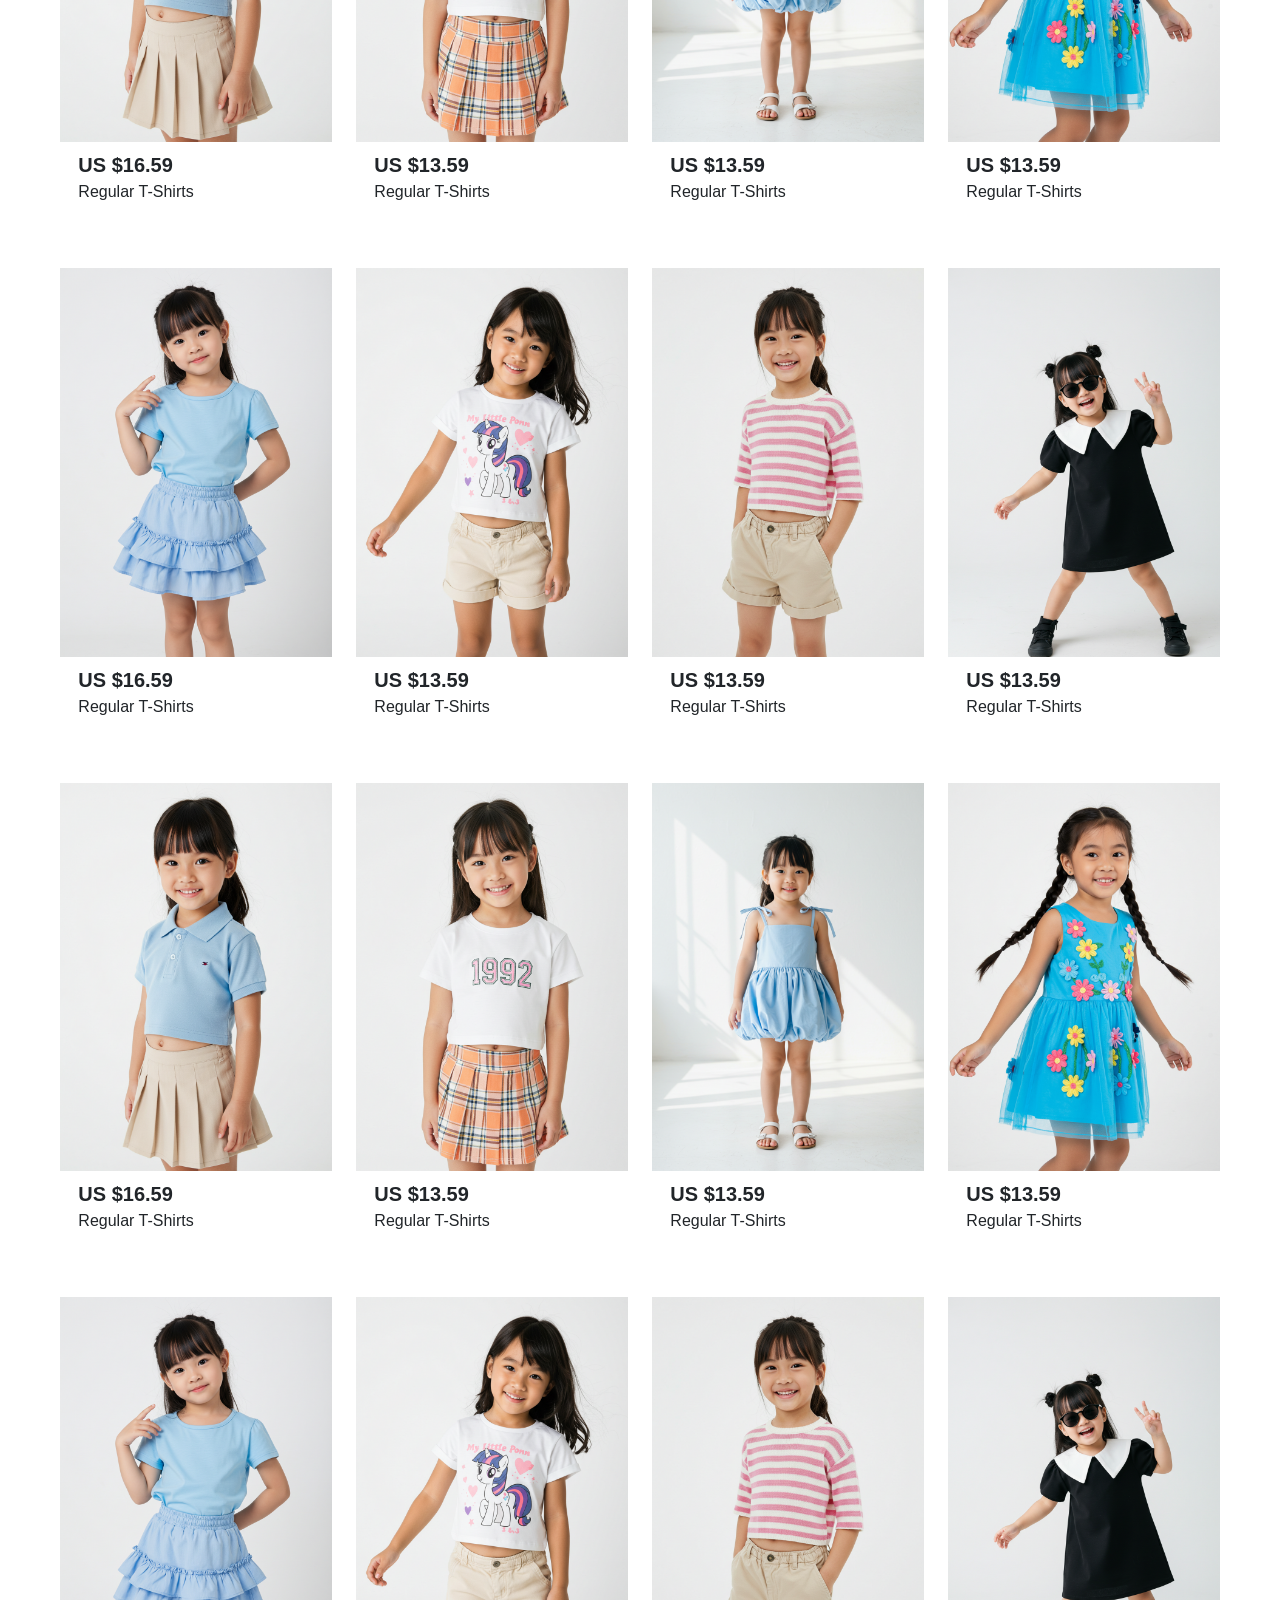
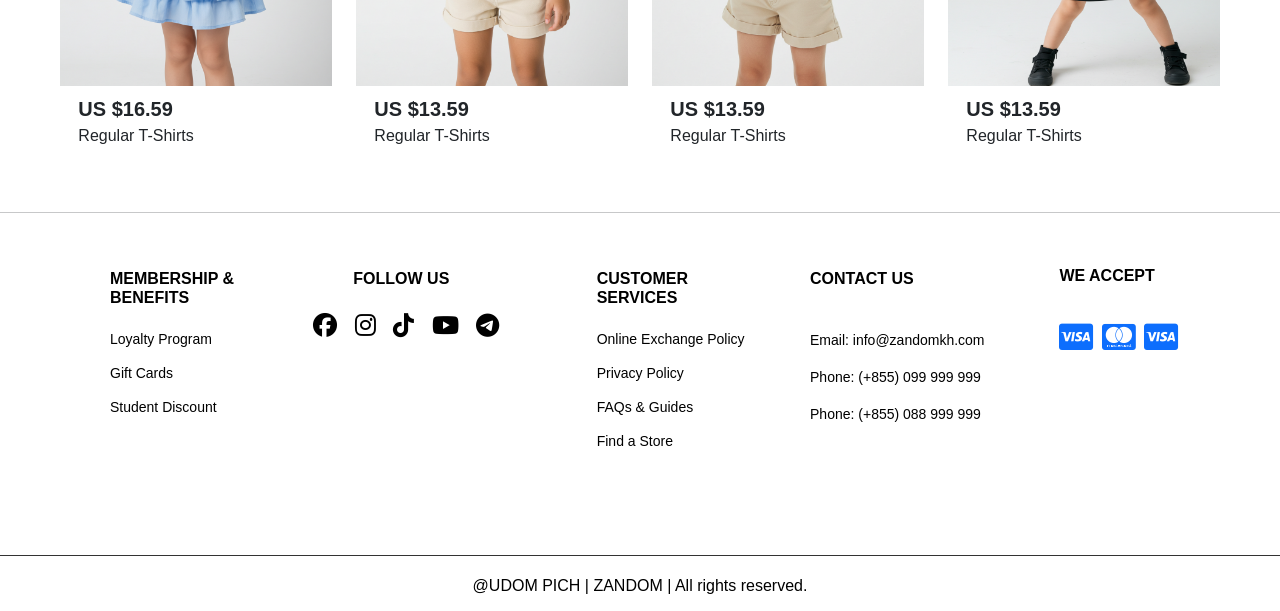
<file: girls-page.html>
<!DOCTYPE html>
<html lang="en">

<head>
  <meta charset="UTF-8">
  <meta name="viewport" content="width=device-width, initial-scale=1.0">
  <title>ZANDOM - GIRLS</title>
  <!-- boostrap link--->
  <link href="https://cdn.jsdelivr.net/npm/bootstrap@5.0.2/dist/css/bootstrap.min.css" rel="stylesheet"
    integrity="sha384-EVSTQN3/azprG1Anm3QDgpJLIm9Nao0Yz1ztcQTwFspd3yD65VohhpuuCOmLASjC" crossorigin="anonymous">
  <!--- font awesome-->
  <link rel="stylesheet" href="https://cdnjs.cloudflare.com/ajax/libs/font-awesome/6.7.2/css/all.min.css">
  <!--- link to css-->
  <link rel="stylesheet" href="./style.css">
</head>

<style>

</style>

<body>

  <!-- HOME PAGE -->

  <!-- NAVBAR HTML -->
  <nav class="navbar">
    <div class="container">
      <!-- LEFT SIDE: Categories -->
      <div class="left">
        <a href="./women-page.html">Women</a>
        <a href="./men-page.html">Men</a>
        <a href="./boys-page.html">Boys</a>
        <a href="./girls-page.html">Girls</a>
      </div>

      <!-- CENTER: Logo -->
      <div class="center">
        <a href="./index.html" class="logo">ZANDOM.</a>
      </div>
      <!-- Search Box -->
      <div class="search">
        <button><i class="fa-solid fa-magnifying-glass"></i></button>
        <input type="text" placeholder="Search">
      </div>

      <!-- icon -->
      <a href="#" class="icon">
        <i class="fa-solid fa-bell"></i>
      </a>
      <a href="#" class="icon">
        <i class="fa-solid fa-heart"></i>
      </a>
      <a href="#" class="icon-bag">
        <i class="fa-solid fa-bag-shopping"></i>
        <span class="cart-cout">0</span>
      </a>

      <div class="shopping-bag-panel">
        <div class="panel-header">
          <h2>Your Shopping Bag</h2>
          <button class="close-panel" style="display: flex;">
            <i class="fas fa-times"></i></button>
        </div>
        <button class="checkout-btn">Shop Women</button>
        <button class="checkout-btn">Shop Men</button>
        <a href="#" class="continue-shopping">Continue Shopping</a>
      </div>

      <div class="overlay"></div>

      <!-- Login Links -->

      <a id="Login" href="#" class="Login">LOGIN</a>
      <a id="Register" href="#" class="Register">REGISTER</a>

      <!-- LOGIN / REGISTER POPUP -->
      <div class="popup" id="popupBox">
        <!-- Login Form -->
        <form id="loginForm">
          <h2 style="font-weight: bold; text-transform: uppercase;">Login</h2>
          <label>Mobile Number</label>
          <input type="text" id="loginUser" placeholder="Enter phone number" required>
          <label>Password</label>
          <input type="password" id="loginPass" placeholder="Enter password" required>
          <label style="font-size: 12px; text-align: right;">Forgot Your Password?</label>
          <a href="#" class="btn" id="loginBtn">Login</a>
          <div class="toggle" id="showRegister">Don't have an account? Register</div>
          <p style="text-align: center; margin-top: 20px;">OR</p>
          <button class="button-fb-google" style="height: 45px; border-radius: 5px;"><i class="fa-brands fa-google"></i>
            <p>Continue with
              Google</p>
          </button>
          <button class="button-fb-google" style="height: 45px; border-radius: 5px; margin-top: 10px;"><i
              class="fa-brands fa-facebook"></i>
            <p>Continue with Facebook</p>
          </button>
        </form>

        <!-- Register Form -->
        <form id="registerForm" class="hidden">
          <h2 style="font-weight: bold; text-transform: uppercase;">Register</h2>
          <label>Username</label>
          <input type="text" id="regUser" placeholder="Enter Username" required>
          <label>Email</label>
          <input type="email" id="regEmail" placeholder="Enter Email" required>
          <label>Password</label>
          <input type="password" id="regPass" placeholder="Enter Password" required>
          <label style="font-size: 12px; text-align: right;">Forgot Your Password?</label>
          <a href="#" class="btn" id="registerBtn">Register</a>
          <div class="toggle" id="showLogin">Already have an account? Login</div>
          <p style="text-align: center; margin-top: 20px;">OR</p>
          <button class="button-fb-google" style="height: 45px; border-radius: 5px;"><i class="fa-brands fa-google"></i>
            <p>Continue with
              Google</p>
          </button>
          <button class="button-fb-google" style="height: 45px; border-radius: 5px; margin-top: 10px;"><i
              class="fa-brands fa-facebook"></i>
            <p>Continue with Facebook</p>
          </button>
        </form>
      </div>

      <!-- OVERLAY -->
      <div class="overlay" id="overlay"></div>


    </div>
  </nav>

  <!-- slide -->

  <!-- Brand Calabrate-->

  <!-- Card -->

  <!--- 2 Card -->

  <!--- ads banner -->

  <div class="container animate-on-scroll fade-in">
    <img style="width: 100%; height: 100%; object-fit: cover;" src="./img test/ADS-BANNER-T1.jpg" alt="">
  </div>

  <!--- Tradition Meets Style – Pchum Ben🪔 --->
  <div class="container mb-5 mt-5">
    <div class="card3" style="border: none;">
      <div class="header-card d-flex animate-on-scroll fade-in">

      </div>
      <div class="row row-cols-1 row-cols-md-4 g-4">

        <div class="col animate-on-scroll slide-up delay-1">
          <div class="card h-100" style="border: none;">
            <div class="image-container">
              <a href="./girls-detail-product.html">
                <img src="./img girls-page/G1 (1).jpg" class="primary-img" alt="">
                <img src="./img girls-page/G1 (2).jpg" class="secondary-img" alt="">
              </a>

            </div>

            <div class="card-body">
              <h5 class="card-text" style="font-weight: bold; display: flex;">US $16.59</h5>
              <p class="card-text" style="margin-top: -5px;">Regular T-Shirts</p>
            </div>
          </div>
        </div>

        <div class="col animate-on-scroll slide-up delay-2">
          <div class="card h-100" style="border: none;">
            <div class="image-container">
              <img src="./img girls-page/G2 (1).jpg" class="primary-img" alt="">
              <img src="./img girls-page/G2 (2).jpg" class="secondary-img" alt="">
            </div>
            <div class="card-body">
              <h5 class="card-text" style="font-weight: bold; display: flex;">US $13.59</h5>
              <p class="card-text" style="margin-top: -5px;">Regular T-Shirts</p>
            </div>
          </div>
        </div>

        <div class="col animate-on-scroll slide-up delay-3">
          <div class="card h-100" style="border: none;">
            <div class="image-container">
              <img src="./img girls-page/G3 (1).jpg" class="primary-img" alt="">
              <img src="./img girls-page/G3 (2).jpg" class="secondary-img" alt="">
            </div>
            <div class="card-body">
              <h5 class="card-text" style="font-weight: bold; display: flex;">US $13.59</h5>
              <p class="card-text" style="margin-top: -5px;">Regular T-Shirts</p>
            </div>
          </div>
        </div>

        <div class="col animate-on-scroll slide-up delay-4">
          <div class="card h-100" style="border: none;">
            <div class="image-container">
              <img src="./img girls-page/G4 (1).jpg" class="primary-img" alt="">
              <img src="./img girls-page/G4 (2).jpg" class="secondary-img" alt="">
            </div>
            <div class="card-body">
              <h5 class="card-text" style="font-weight: bold; display: flex;">US $13.59</h5>
              <p class="card-text" style="margin-top: -5px;">Regular T-Shirts</p>
            </div>
          </div>
        </div>

      </div>
    </div>
  </div>

  <!--- Tradition Meets Style – Pchum Ben🪔 --->
  <div class="container mb-5 mt-5">
    <div class="card3" style="border: none;">
      <div class="header-card d-flex animate-on-scroll fade-in">

      </div>
      <div class="row row-cols-1 row-cols-md-4 g-4">

        <div class="col animate-on-scroll slide-up delay-1">
          <div class="card h-100" style="border: none;">
            <div class="image-container">
              <img src="./img girls-page/G5 (1).jpg" class="primary-img" alt="">
              <img src="./img girls-page/G5 (2).jpg" class="secondary-img" alt="">
            </div>

            <div class="card-body">
              <h5 class="card-text" style="font-weight: bold; display: flex;">US $16.59</h5>
              <p class="card-text" style="margin-top: -5px;">Regular T-Shirts</p>
            </div>
          </div>
        </div>

        <div class="col animate-on-scroll slide-up delay-2">
          <div class="card h-100" style="border: none;">
            <div class="image-container">
              <img src="./img girls-page/G6 (1).jpg" class="primary-img" alt="">
              <img src="./img girls-page/G6 (2).jpg" class="secondary-img" alt="">
            </div>
            <div class="card-body">
              <h5 class="card-text" style="font-weight: bold; display: flex;">US $13.59</h5>
              <p class="card-text" style="margin-top: -5px;">Regular T-Shirts</p>
            </div>
          </div>
        </div>

        <div class="col animate-on-scroll slide-up delay-3">
          <div class="card h-100" style="border: none;">
            <div class="image-container">
              <img src="./img girls-page/G7 (1).jpg" class="primary-img" alt="">
              <img src="./img girls-page/G7 (2).jpg" class="secondary-img" alt="">
            </div>
            <div class="card-body">
              <h5 class="card-text" style="font-weight: bold; display: flex;">US $13.59</h5>
              <p class="card-text" style="margin-top: -5px;">Regular T-Shirts</p>
            </div>
          </div>
        </div>

        <div class="col animate-on-scroll slide-up delay-4">
          <div class="card h-100" style="border: none;">
            <div class="image-container">
              <img src="./img girls-page/G8 (1).jpg" class="primary-img" alt="">
              <img src="./img girls-page/G8 (2).jpg" class="secondary-img" alt="">
            </div>
            <div class="card-body">
              <h5 class="card-text" style="font-weight: bold; display: flex;">US $13.59</h5>
              <p class="card-text" style="margin-top: -5px;">Regular T-Shirts</p>
            </div>
          </div>
        </div>

      </div>
    </div>
  </div>

  <!--- Tradition Meets Style – Pchum Ben🪔 --->
  <div class="container mb-5 mt-5">
    <div class="card3" style="border: none;">
      <div class="header-card d-flex animate-on-scroll fade-in">

      </div>
      <div class="row row-cols-1 row-cols-md-4 g-4">

        <div class="col animate-on-scroll slide-up delay-1">
          <div class="card h-100" style="border: none;">
            <div class="image-container">
              <img src="./img girls-page/G1 (1).jpg" class="primary-img" alt="">
              <img src="./img girls-page/G1 (2).jpg" class="secondary-img" alt="">
            </div>

            <div class="card-body">
              <h5 class="card-text" style="font-weight: bold; display: flex;">US $16.59</h5>
              <p class="card-text" style="margin-top: -5px;">Regular T-Shirts</p>
            </div>
          </div>
        </div>

        <div class="col animate-on-scroll slide-up delay-2">
          <div class="card h-100" style="border: none;">
            <div class="image-container">
              <img src="./img girls-page/G2 (1).jpg" class="primary-img" alt="">
              <img src="./img girls-page/G2 (2).jpg" class="secondary-img" alt="">
            </div>
            <div class="card-body">
              <h5 class="card-text" style="font-weight: bold; display: flex;">US $13.59</h5>
              <p class="card-text" style="margin-top: -5px;">Regular T-Shirts</p>
            </div>
          </div>
        </div>

        <div class="col animate-on-scroll slide-up delay-3">
          <div class="card h-100" style="border: none;">
            <div class="image-container">
              <img src="./img girls-page/G3 (1).jpg" class="primary-img" alt="">
              <img src="./img girls-page/G3 (2).jpg" class="secondary-img" alt="">
            </div>
            <div class="card-body">
              <h5 class="card-text" style="font-weight: bold; display: flex;">US $13.59</h5>
              <p class="card-text" style="margin-top: -5px;">Regular T-Shirts</p>
            </div>
          </div>
        </div>

        <div class="col animate-on-scroll slide-up delay-4">
          <div class="card h-100" style="border: none;">
            <div class="image-container">
              <img src="./img girls-page/G4 (1).jpg" class="primary-img" alt="">
              <img src="./img girls-page/G4 (2).jpg" class="secondary-img" alt="">
            </div>
            <div class="card-body">
              <h5 class="card-text" style="font-weight: bold; display: flex;">US $13.59</h5>
              <p class="card-text" style="margin-top: -5px;">Regular T-Shirts</p>
            </div>
          </div>
        </div>

      </div>
    </div>
  </div>

  <!--- Tradition Meets Style – Pchum Ben🪔 --->
  <div class="container mb-5 mt-5">
    <div class="card3" style="border: none;">
      <div class="header-card d-flex animate-on-scroll fade-in">

      </div>
      <div class="row row-cols-1 row-cols-md-4 g-4">

        <div class="col animate-on-scroll slide-up delay-1">
          <div class="card h-100" style="border: none;">
            <div class="image-container">
              <img src="./img girls-page/G5 (1).jpg" class="primary-img" alt="">
              <img src="./img girls-page/G5 (2).jpg" class="secondary-img" alt="">
            </div>

            <div class="card-body">
              <h5 class="card-text" style="font-weight: bold; display: flex;">US $16.59</h5>
              <p class="card-text" style="margin-top: -5px;">Regular T-Shirts</p>
            </div>
          </div>
        </div>

        <div class="col animate-on-scroll slide-up delay-2">
          <div class="card h-100" style="border: none;">
            <div class="image-container">
              <img src="./img girls-page/G6 (1).jpg" class="primary-img" alt="">
              <img src="./img girls-page/G6 (2).jpg" class="secondary-img" alt="">
            </div>
            <div class="card-body">
              <h5 class="card-text" style="font-weight: bold; display: flex;">US $13.59</h5>
              <p class="card-text" style="margin-top: -5px;">Regular T-Shirts</p>
            </div>
          </div>
        </div>

        <div class="col animate-on-scroll slide-up delay-3">
          <div class="card h-100" style="border: none;">
            <div class="image-container">
              <img src="./img girls-page/G7 (1).jpg" class="primary-img" alt="">
              <img src="./img girls-page/G7 (2).jpg" class="secondary-img" alt="">
            </div>
            <div class="card-body">
              <h5 class="card-text" style="font-weight: bold; display: flex;">US $13.59</h5>
              <p class="card-text" style="margin-top: -5px;">Regular T-Shirts</p>
            </div>
          </div>
        </div>

        <div class="col animate-on-scroll slide-up delay-4">
          <div class="card h-100" style="border: none;">
            <div class="image-container">
              <img src="./img girls-page/G8 (1).jpg" class="primary-img" alt="">
              <img src="./img girls-page/G8 (2).jpg" class="secondary-img" alt="">
            </div>
            <div class="card-body">
              <h5 class="card-text" style="font-weight: bold; display: flex;">US $13.59</h5>
              <p class="card-text" style="margin-top: -5px;">Regular T-Shirts</p>
            </div>
          </div>
        </div>

      </div>
    </div>
  </div>

  <!--- Tradition Meets Style – Pchum Ben🪔 --->
  <div class="container mb-5 mt-5">
    <div class="card3" style="border: none;">
      <div class="header-card d-flex animate-on-scroll fade-in">

      </div>
      <div class="row row-cols-1 row-cols-md-4 g-4">

        <div class="col animate-on-scroll slide-up delay-1">
          <div class="card h-100" style="border: none;">
            <div class="image-container">
              <img src="./img girls-page/G1 (1).jpg" class="primary-img" alt="">
              <img src="./img girls-page/G1 (2).jpg" class="secondary-img" alt="">
            </div>

            <div class="card-body">
              <h5 class="card-text" style="font-weight: bold; display: flex;">US $16.59</h5>
              <p class="card-text" style="margin-top: -5px;">Regular T-Shirts</p>
            </div>
          </div>
        </div>

        <div class="col animate-on-scroll slide-up delay-2">
          <div class="card h-100" style="border: none;">
            <div class="image-container">
              <img src="./img girls-page/G2 (1).jpg" class="primary-img" alt="">
              <img src="./img girls-page/G2 (2).jpg" class="secondary-img" alt="">
            </div>
            <div class="card-body">
              <h5 class="card-text" style="font-weight: bold; display: flex;">US $13.59</h5>
              <p class="card-text" style="margin-top: -5px;">Regular T-Shirts</p>
            </div>
          </div>
        </div>

        <div class="col animate-on-scroll slide-up delay-3">
          <div class="card h-100" style="border: none;">
            <div class="image-container">
              <img src="./img girls-page/G3 (1).jpg" class="primary-img" alt="">
              <img src="./img girls-page/G3 (2).jpg" class="secondary-img" alt="">
            </div>
            <div class="card-body">
              <h5 class="card-text" style="font-weight: bold; display: flex;">US $13.59</h5>
              <p class="card-text" style="margin-top: -5px;">Regular T-Shirts</p>
            </div>
          </div>
        </div>

        <div class="col animate-on-scroll slide-up delay-4">
          <div class="card h-100" style="border: none;">
            <div class="image-container">
              <img src="./img girls-page/G4 (1).jpg" class="primary-img" alt="">
              <img src="./img girls-page/G4 (2).jpg" class="secondary-img" alt="">
            </div>
            <div class="card-body">
              <h5 class="card-text" style="font-weight: bold; display: flex;">US $13.59</h5>
              <p class="card-text" style="margin-top: -5px;">Regular T-Shirts</p>
            </div>
          </div>
        </div>

      </div>
    </div>
  </div>

  <!--- Tradition Meets Style – Pchum Ben🪔 --->
  <div class="container mb-5 mt-5">
    <div class="card3" style="border: none;">
      <div class="header-card d-flex animate-on-scroll fade-in">

      </div>
      <div class="row row-cols-1 row-cols-md-4 g-4">

        <div class="col animate-on-scroll slide-up delay-1">
          <div class="card h-100" style="border: none;">
            <div class="image-container">
              <img src="./img girls-page/G5 (1).jpg" class="primary-img" alt="">
              <img src="./img girls-page/G5 (2).jpg" class="secondary-img" alt="">
            </div>

            <div class="card-body">
              <h5 class="card-text" style="font-weight: bold; display: flex;">US $16.59</h5>
              <p class="card-text" style="margin-top: -5px;">Regular T-Shirts</p>
            </div>
          </div>
        </div>

        <div class="col animate-on-scroll slide-up delay-2">
          <div class="card h-100" style="border: none;">
            <div class="image-container">
              <img src="./img girls-page/G6 (1).jpg" class="primary-img" alt="">
              <img src="./img girls-page/G6 (2).jpg" class="secondary-img" alt="">
            </div>
            <div class="card-body">
              <h5 class="card-text" style="font-weight: bold; display: flex;">US $13.59</h5>
              <p class="card-text" style="margin-top: -5px;">Regular T-Shirts</p>
            </div>
          </div>
        </div>

        <div class="col animate-on-scroll slide-up delay-3">
          <div class="card h-100" style="border: none;">
            <div class="image-container">
              <img src="./img girls-page/G7 (1).jpg" class="primary-img" alt="">
              <img src="./img girls-page/G7 (2).jpg" class="secondary-img" alt="">
            </div>
            <div class="card-body">
              <h5 class="card-text" style="font-weight: bold; display: flex;">US $13.59</h5>
              <p class="card-text" style="margin-top: -5px;">Regular T-Shirts</p>
            </div>
          </div>
        </div>

        <div class="col animate-on-scroll slide-up delay-4">
          <div class="card h-100" style="border: none;">
            <div class="image-container">
              <img src="./img girls-page/G8 (1).jpg" class="primary-img" alt="">
              <img src="./img girls-page/G8 (2).jpg" class="secondary-img" alt="">
            </div>
            <div class="card-body">
              <h5 class="card-text" style="font-weight: bold; display: flex;">US $13.59</h5>
              <p class="card-text" style="margin-top: -5px;">Regular T-Shirts</p>
            </div>
          </div>
        </div>

      </div>
    </div>
  </div>

  <hr>

  <!--- Footer Section --->
  <footer class="footer">
    <div class="container">
      <div class="row">

        <!-- Membership & Benefits -->
        <div class="col-md-3 col-6 mb-3">
          <h5>MEMBERSHIP & BENEFITS</h5>
          <ul>
            <li><a href="#">Loyalty Program</a></li>
            <li><a href="#">Gift Cards</a></li>
            <li><a href="#">Student Discount</a></li>
          </ul>
        </div>

        <!-- Follow Us -->
        <div class="col-md-3 col-6 mb-3">
          <h5>FOLLOW US</h5>
          <div class="social-icons">
            <a href="https://www.facebook.com/domepich/"><i class="fab fa-facebook"></i></a>
            <a href="https://www.instagram.com/pichudom9/"><i class="fab fa-instagram"></i></a>
            <a href="https://www.tiktok.com/@dom.coder"><i class="fab fa-tiktok"></i></a>
            <a href="https://www.youtube.com/@Dom-Coder"><i class="fab fa-youtube"></i></a>
            <a href="https://t.me/p_udom9"><i class="fab fa-telegram"></i></a>
          </div>
        </div>

        <!-- Customer Services -->
        <div class="col-md-3 col-6 mb-3">
          <h5>CUSTOMER SERVICES</h5>
          <ul>
            <li><a href="#">Online Exchange Policy</a></li>
            <li><a href="#">Privacy Policy</a></li>
            <li><a href="#">FAQs & Guides</a></li>
            <li><a href="#">Find a Store</a></li>
          </ul>
        </div>

        <!-- Contact Us -->
        <div class="col-md-3 col-6 mb-3">
          <h5 style="margin-left: -30px;">CONTACT US</h5>
          <div class="contact-info">
            <p>Email: info@zandomkh.com</p>
            <p>Phone: (+855) 099 999 999</p>
            <p>Phone: (+855) 088 999 999</p>
          </div>
        </div>
      </div>

      <!-- Payment Methods -->
      <div class="row mt-3">
        <div style="margin-top: -119px;" class="col-12">
          <h5>WE ACCEPT</h5>
          <div class="payment-methods" style="margin-top: 30px;">
            <a href=""><i class="fa-brands fa-cc-visa"></i></a>
            <a href=""><i class="fa-brands fa-cc-mastercard"></i></a>
            <a href=""><i class="fa-brands fa-cc-visa"></i></a>
          </div>
        </div>
      </div>

    </div>
  </footer>

  <!--- copyright -->
  <div class="copyright mb-2">
    <div class="CPR">
      <h6>@UDOM PICH | ZANDOM | All rights reserved.</h6>
    </div>
  </div>

  <!------------------------------------------------------------------------------------------------------>

</body>
<script>
  document.addEventListener('DOMContentLoaded', function () {
    /// bag shopping
    const bagIcon = document.querySelector('.icon-bag');
    const shoppingPanel = document.querySelector('.shopping-bag-panel');
    const closePanel = document.querySelector('.close-panel');
    const overlay = document.querySelector('.overlay');

    //// login

    // Open panel when bag icon is clicked
    bagIcon.addEventListener('click', function () {
      shoppingPanel.classList.add('active');
      overlay.classList.add('active');
      document.body.style.overflow = 'hidden';
    });

    // Close panel when X button is clicked
    closePanel.addEventListener('click', function () {
      shoppingPanel.classList.remove('active');
      overlay.classList.remove('active');
      document.body.style.overflow = 'auto';
    });

    // Close panel when clicking outside
    overlay.addEventListener('click', function () {
      shoppingPanel.classList.remove('active');
      overlay.classList.remove('active');
      document.body.style.overflow = 'auto';
    });

    /// Open panel when clicked Login
    const popup = document.getElementById('popupBox');

    const loginLink = document.getElementById('Login');
    const registerLink = document.getElementById('Register');
    const loginForm = document.getElementById('loginForm');
    const registerForm = document.getElementById('registerForm');

    // Show Login
    loginLink.addEventListener('click', e => {
      e.preventDefault();
      loginForm.classList.remove('hidden');
      registerForm.classList.add('hidden');
      popup.classList.add('active');
      overlay.classList.add('active');
    });

    // Show Register
    registerLink.addEventListener('click', e => {
      e.preventDefault();
      registerForm.classList.remove('hidden');
      loginForm.classList.add('hidden');
      popup.classList.add('active');
      overlay.classList.add('active');
    });

    // Close popup
    overlay.addEventListener('click', () => {
      popup.classList.remove('active');
      overlay.classList.remove('active');
    });

    // Toggle forms
    document.getElementById('showRegister').addEventListener('click', () => {
      loginForm.classList.add('hidden');
      registerForm.classList.remove('hidden');
    });
    document.getElementById('showLogin').addEventListener('click', () => {
      registerForm.classList.add('hidden');
      loginForm.classList.remove('hidden');
    });

    // Login alert
    document.getElementById('loginBtn').addEventListener('click', e => {
      e.preventDefault();
      alert(`Logged in as: ${document.getElementById('loginUser').value}`);
    });

    // Register alert
    document.getElementById('registerBtn').addEventListener('click', e => {
      e.preventDefault();
      alert(`Registered as: ${document.getElementById('regUser').value}`);
    });

    // Scroll animation functionality
    let lastScrollTop = 0;
    const animatedElements = document.querySelectorAll('.animate-on-scroll');

    // Function to check if element is in viewport
    function isInViewport(element) {
      const rect = element.getBoundingClientRect();
      return (
        rect.top <= (window.innerHeight || document.documentElement.clientHeight) * 0.9 &&
        rect.bottom >= 0
      );
    }

    // Function to handle scroll animation
    function handleScrollAnimation() {
      const scrollTop = window.pageYOffset || document.documentElement.scrollTop;

      // Check scroll direction
      const scrollDirection = scrollTop > lastScrollTop ? 'down' : 'up';
      lastScrollTop = scrollTop;

      // Animate elements based on scroll position
      animatedElements.forEach(element => {
        if (isInViewport(element)) {
          element.classList.add('visible');
        } else if (scrollDirection === 'up') {
          // Optionally remove the visible class when scrolling up past elements
          // element.classList.remove('visible');
        }
      });
    }

    // Initial check on page load
    handleScrollAnimation();

    // Listen for scroll events with throttling
    let scrolling = false;
    window.addEventListener('scroll', () => {
      if (!scrolling) {
        scrolling = true;
        requestAnimationFrame(() => {
          handleScrollAnimation();
          scrolling = false;
        });
      }
    });

    // Additional check when resizing the window
    window.addEventListener('resize', handleScrollAnimation);
  });

</script>

<!---boostrap link java-->
<script src="https://cdn.jsdelivr.net/npm/bootstrap@5.0.2/dist/js/bootstrap.bundle.min.js"
  integrity="sha384-MrcW6ZMFYlzcLA8Nl+NtUVF0sA7MsXsP1UyJoMp4YLEuNSfAP+JcXn/tWtIaxVXM" crossorigin="anonymous"></script>
<!-- Bootstrap JS and dependencies -->
<script src="https://cdn.jsdelivr.net/npm/@popperjs/core@2.11.6/dist/umd/popper.min.js"
  integrity="sha384-oBqDVmMz9ATKxIep9tiCxS/Z9fNfEXiDAYTujMAeBAsjFuCZSmKbSSUnQlmh/jp3" crossorigin="anonymous"></script>
<script src="https://cdn.jsdelivr.net/npm/bootstrap@5.2.3/dist/js/bootstrap.min.js"
  integrity="sha384-cuYeSxntonz0PPNlHhBs68uyIAVpIIOZZ5JqeqvYYIcEL727kskC66kF92t6Xl2V" crossorigin="anonymous"></script>

</html>
</file>
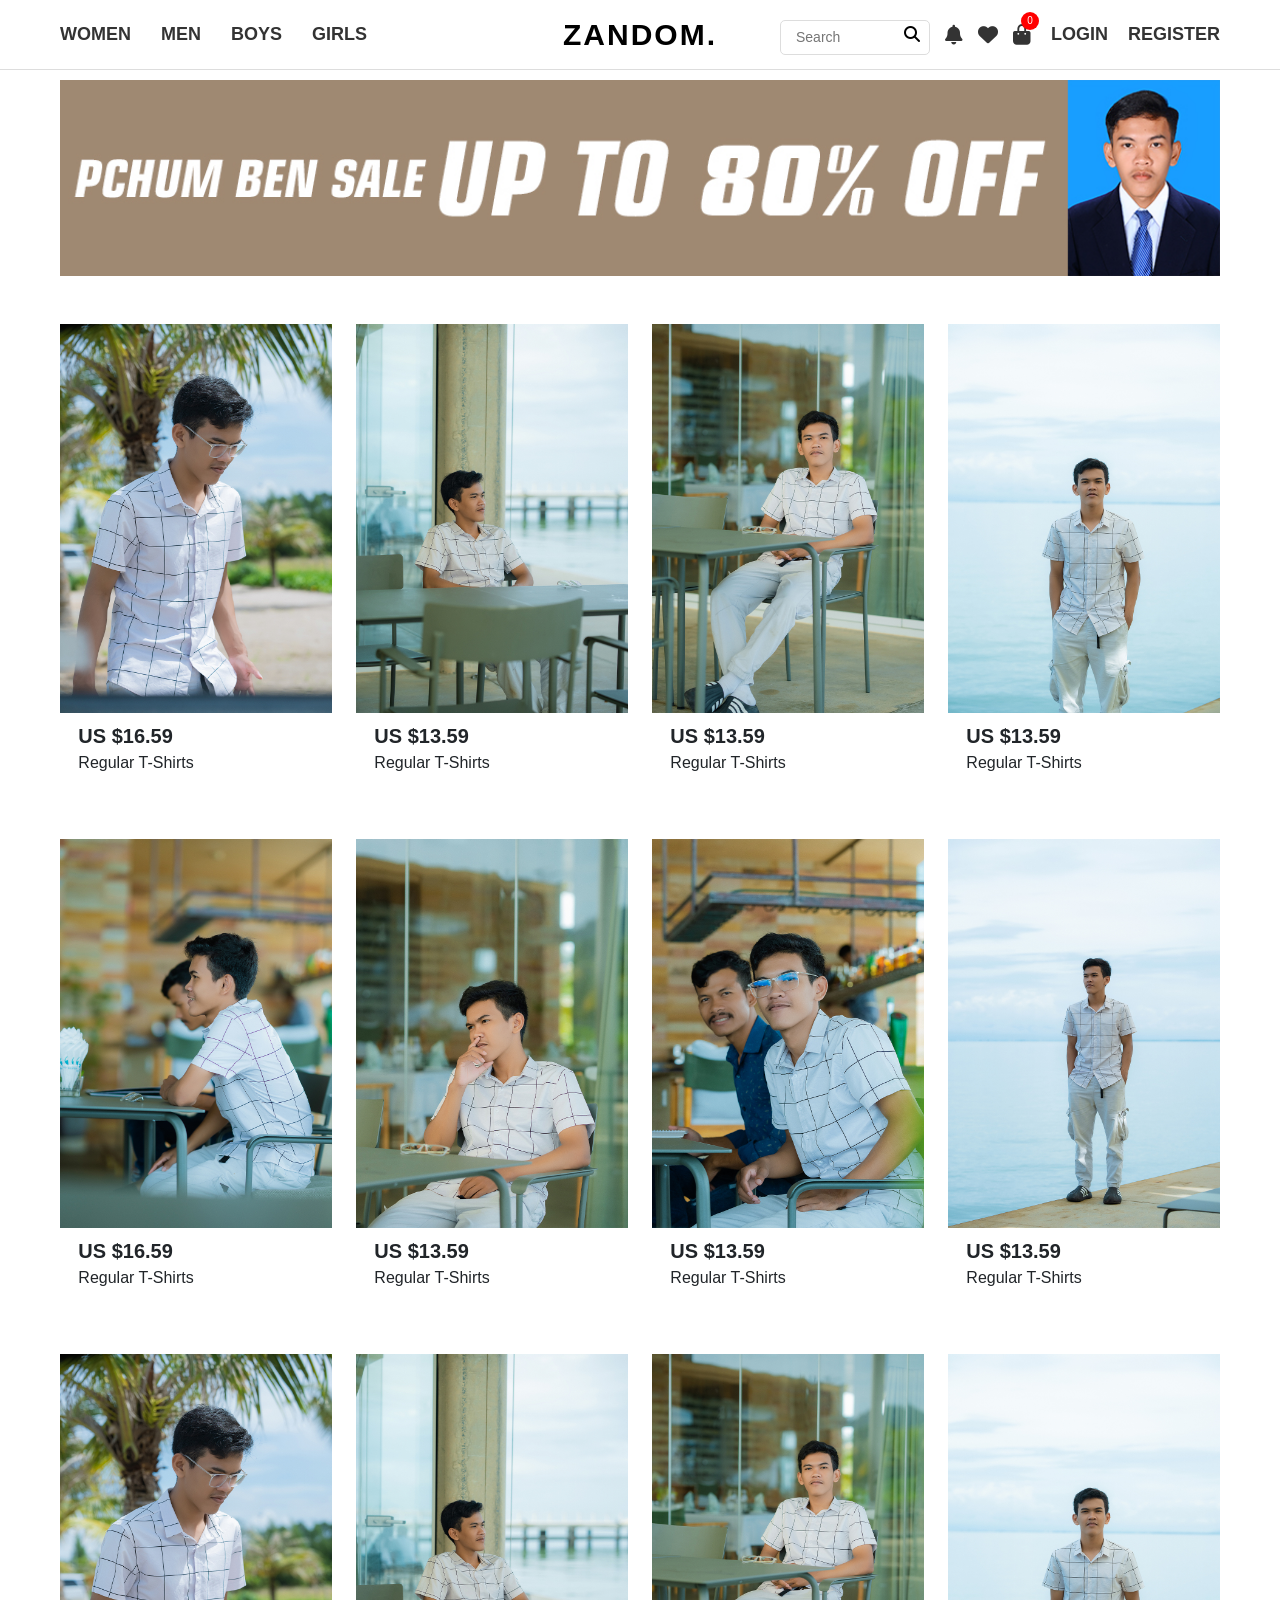
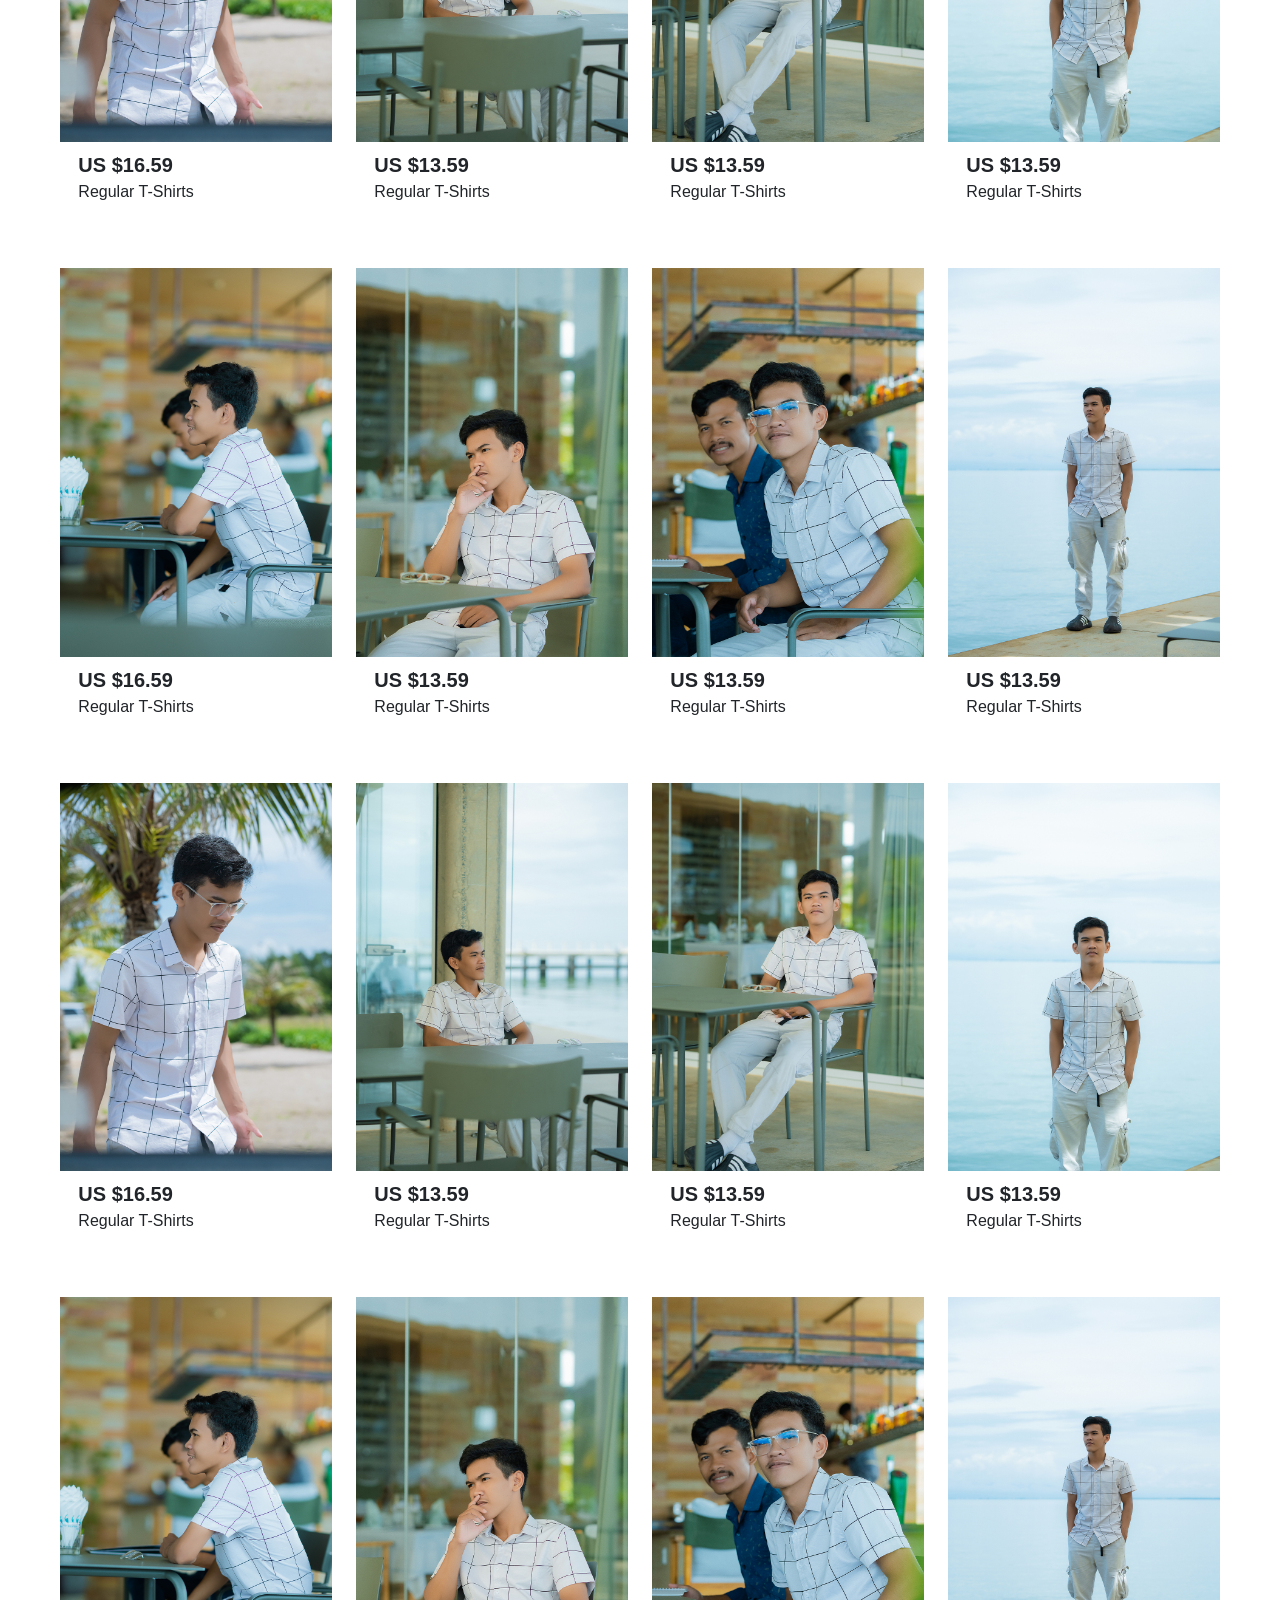
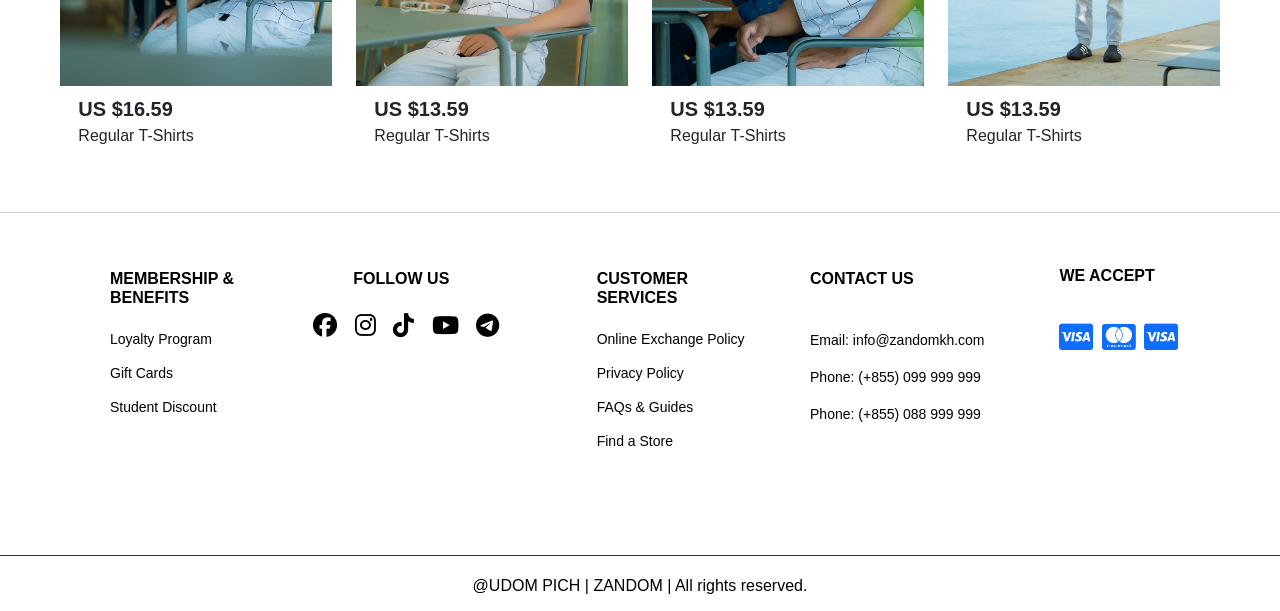
<file: men-page.html>
<!DOCTYPE html>
<html lang="en">

<head>
  <meta charset="UTF-8">
  <meta name="viewport" content="width=device-width, initial-scale=1.0">
  <title>ZANDOM - MEN</title>
  <!-- boostrap link--->
  <link href="https://cdn.jsdelivr.net/npm/bootstrap@5.0.2/dist/css/bootstrap.min.css" rel="stylesheet"
    integrity="sha384-EVSTQN3/azprG1Anm3QDgpJLIm9Nao0Yz1ztcQTwFspd3yD65VohhpuuCOmLASjC" crossorigin="anonymous">
  <!--- font awesome-->
  <link rel="stylesheet" href="https://cdnjs.cloudflare.com/ajax/libs/font-awesome/6.7.2/css/all.min.css">
  <!--- link to css-->
  <link rel="stylesheet" href="./style.css">
</head>

<style>

</style>

<body>

  <!-- HOME PAGE -->

  <!-- NAVBAR HTML -->
  <nav class="navbar">
    <div class="container">
      <!-- LEFT SIDE: Categories -->
      <div class="left">
        <a href="./women-page.html">Women</a>
        <a href="./men-page.html">Men</a>
        <a href="./boys-page.html">Boys</a>
        <a href="./girls-page.html">Girls</a>
      </div>

      <!-- CENTER: Logo -->
      <div class="center">
        <a href="./index.html" class="logo">ZANDOM.</a>
      </div>
      <!-- Search Box -->
      <div class="search">
        <button><i class="fa-solid fa-magnifying-glass"></i></button>
        <input type="text" placeholder="Search">
      </div>

      <!-- icon -->
      <a href="#" class="icon">
        <i class="fa-solid fa-bell"></i>
      </a>
      <a href="#" class="icon">
        <i class="fa-solid fa-heart"></i>
      </a>
      <a href="#" class="icon-bag">
        <i class="fa-solid fa-bag-shopping"></i>
        <span class="cart-cout">0</span>
      </a>

      <div class="shopping-bag-panel">
        <div class="panel-header">
          <h2>Your Shopping Bag</h2>
          <button class="close-panel" style="display: flex;">
            <i class="fas fa-times"></i></button>
        </div>
        <button class="checkout-btn">Shop Women</button>
        <button class="checkout-btn">Shop Men</button>
        <a href="#" class="continue-shopping">Continue Shopping</a>
      </div>

      <div class="overlay"></div>

      <!-- Login Links -->

      <a id="Login" href="#" class="Login">LOGIN</a>
      <a id="Register" href="#" class="Register">REGISTER</a>

      <!-- LOGIN / REGISTER POPUP -->
      <div class="popup" id="popupBox">
        <!-- Login Form -->
        <form id="loginForm">
          <h2 style="font-weight: bold; text-transform: uppercase;">Login</h2>
          <label>Mobile Number</label>
          <input type="text" id="loginUser" placeholder="Enter phone number" required>
          <label>Password</label>
          <input type="password" id="loginPass" placeholder="Enter password" required>
          <label style="font-size: 12px; text-align: right;">Forgot Your Password?</label>
          <a href="#" class="btn" id="loginBtn">Login</a>
          <div class="toggle" id="showRegister">Don't have an account? Register</div>
          <p style="text-align: center; margin-top: 20px;">OR</p>
          <button class="button-fb-google" style="height: 45px; border-radius: 5px;"><i class="fa-brands fa-google"></i>
            <p>Continue with
              Google</p>
          </button>
          <button class="button-fb-google" style="height: 45px; border-radius: 5px; margin-top: 10px;"><i
              class="fa-brands fa-facebook"></i>
            <p>Continue with Facebook</p>
          </button>
        </form>

        <!-- Register Form -->
        <form id="registerForm" class="hidden">
          <h2 style="font-weight: bold; text-transform: uppercase;">Register</h2>
          <label>Username</label>
          <input type="text" id="regUser" placeholder="Enter Username" required>
          <label>Email</label>
          <input type="email" id="regEmail" placeholder="Enter Email" required>
          <label>Password</label>
          <input type="password" id="regPass" placeholder="Enter Password" required>
          <label style="font-size: 12px; text-align: right;">Forgot Your Password?</label>
          <a href="#" class="btn" id="registerBtn">Register</a>
          <div class="toggle" id="showLogin">Already have an account? Login</div>
          <p style="text-align: center; margin-top: 20px;">OR</p>
          <button class="button-fb-google" style="height: 45px; border-radius: 5px;"><i class="fa-brands fa-google"></i>
            <p>Continue with
              Google</p>
          </button>
          <button class="button-fb-google" style="height: 45px; border-radius: 5px; margin-top: 10px;"><i
              class="fa-brands fa-facebook"></i>
            <p>Continue with Facebook</p>
          </button>
        </form>
      </div>

      <!-- OVERLAY -->
      <div class="overlay" id="overlay"></div>


    </div>
  </nav>

  <!-- slide -->

  <!-- Brand Calabrate-->

  <!-- Card -->

  <!--- 2 Card -->

  <!--- ads banner -->

  <div class="container animate-on-scroll fade-in">
    <img style="width: 100%; height: 100%; object-fit: cover;" src="./img test/ADS-BANNER-T1.jpg" alt="">
  </div>

  <!--- Tradition Meets Style – Pchum Ben🪔 --->
  <div class="container mb-5 mt-5">
    <div class="card3" style="border: none;">
      <div class="header-card d-flex animate-on-scroll fade-in">

      </div>
      <div class="row row-cols-1 row-cols-md-4 g-4">

        <div class="col animate-on-scroll slide-up delay-1">
          <div class="card h-100" style="border: none;">
            <div class="image-container">
              <img src="./img men-page/D1 (2).jpg" class="primary-img" alt="">
              <img src="./img men-page/D1 (1).jpg" class="secondary-img" alt="">
            </div>

            <div class="card-body">
              <h5 class="card-text" style="font-weight: bold; display: flex;">US $16.59</h5>
              <p class="card-text" style="margin-top: -5px;">Regular T-Shirts</p>
            </div>
          </div>
        </div>

        <div class="col animate-on-scroll slide-up delay-2">
          <div class="card h-100" style="border: none;">
            <div class="image-container">
              <img src="./img men-page/D2-(1).jpg" class="primary-img" alt="">
              <img src="./img men-page/D2-(2).jpg" class="secondary-img" alt="">
            </div>
            <div class="card-body">
              <h5 class="card-text" style="font-weight: bold; display: flex;">US $13.59</h5>
              <p class="card-text" style="margin-top: -5px;">Regular T-Shirts</p>
            </div>
          </div>
        </div>

        <div class="col animate-on-scroll slide-up delay-3">
          <div class="card h-100" style="border: none;">
            <div class="image-container">
              <img src="./img men-page/D3-(1).jpg" class="primary-img" alt="">
              <img src="./img men-page/D3-(2).jpg" class="secondary-img" alt="">
            </div>
            <div class="card-body">
              <h5 class="card-text" style="font-weight: bold; display: flex;">US $13.59</h5>
              <p class="card-text" style="margin-top: -5px;">Regular T-Shirts</p>
            </div>
          </div>
        </div>

        <div class="col animate-on-scroll slide-up delay-4">
          <div class="card h-100" style="border: none;">
            <div class="image-container">
              <a href="./men_detail_product.html">
                <img src="./img men-page/D4-(1).jpg" class="primary-img" alt="">
                <img src="./img men-page/D4-(2).jpg" class="secondary-img" alt="">
              </a>

            </div>
            <div class="card-body">
              <h5 class="card-text" style="font-weight: bold; display: flex;">US $13.59</h5>
              <p class="card-text" style="margin-top: -5px;">Regular T-Shirts</p>
            </div>
          </div>
        </div>

      </div>
    </div>
  </div>

  <!--- Tradition Meets Style – Pchum Ben🪔 --->
  <div class="container mb-5 mt-5">
    <div class="card3" style="border: none;">
      <div class="header-card d-flex animate-on-scroll fade-in">

      </div>
      <div class="row row-cols-1 row-cols-md-4 g-4">

        <div class="col animate-on-scroll slide-up delay-1">
          <div class="card h-100" style="border: none;">
            <div class="image-container">
              <img src="./img men-page/D5-(1).jpg" class="primary-img" alt="">
              <img src="./img men-page/D5-(2).jpg" class="secondary-img" alt="">
            </div>

            <div class="card-body">
              <h5 class="card-text" style="font-weight: bold; display: flex;">US $16.59</h5>
              <p class="card-text" style="margin-top: -5px;">Regular T-Shirts</p>
            </div>
          </div>
        </div>

        <div class="col animate-on-scroll slide-up delay-2">
          <div class="card h-100" style="border: none;">
            <div class="image-container">
              <img src="./img men-page/D6-(1).jpg" class="primary-img" alt="">
              <img src="./img men-page/D6-(2).jpg" class="secondary-img" alt="">
            </div>
            <div class="card-body">
              <h5 class="card-text" style="font-weight: bold; display: flex;">US $13.59</h5>
              <p class="card-text" style="margin-top: -5px;">Regular T-Shirts</p>
            </div>
          </div>
        </div>

        <div class="col animate-on-scroll slide-up delay-3">
          <div class="card h-100" style="border: none;">
            <div class="image-container">
              <img src="./img men-page/D7-(1).jpg" class="primary-img" alt="">
              <img src="./img men-page/D7-(2).jpg" class="secondary-img" alt="">
            </div>
            <div class="card-body">
              <h5 class="card-text" style="font-weight: bold; display: flex;">US $13.59</h5>
              <p class="card-text" style="margin-top: -5px;">Regular T-Shirts</p>
            </div>
          </div>
        </div>

        <div class="col animate-on-scroll slide-up delay-4">
          <div class="card h-100" style="border: none;">
            <div class="image-container">
              <img src="./img men-page/D8-(1).jpg" class="primary-img" alt="">
              <img src="./img men-page/D8-(2).jpg" class="secondary-img" alt="">
            </div>
            <div class="card-body">
              <h5 class="card-text" style="font-weight: bold; display: flex;">US $13.59</h5>
              <p class="card-text" style="margin-top: -5px;">Regular T-Shirts</p>
            </div>
          </div>
        </div>

      </div>
    </div>
  </div>

  <!--- Tradition Meets Style – Pchum Ben🪔 --->
  <div class="container mb-5 mt-5">
    <div class="card3" style="border: none;">
      <div class="header-card d-flex animate-on-scroll fade-in">

      </div>
      <div class="row row-cols-1 row-cols-md-4 g-4">

        <div class="col animate-on-scroll slide-up delay-1">
          <div class="card h-100" style="border: none;">
            <div class="image-container">
              <img src="./img men-page/D1 (2).jpg" class="primary-img" alt="">
              <img src="./img men-page/D1 (1).jpg" class="secondary-img" alt="">
            </div>

            <div class="card-body">
              <h5 class="card-text" style="font-weight: bold; display: flex;">US $16.59</h5>
              <p class="card-text" style="margin-top: -5px;">Regular T-Shirts</p>
            </div>
          </div>
        </div>

        <div class="col animate-on-scroll slide-up delay-2">
          <div class="card h-100" style="border: none;">
            <div class="image-container">
              <img src="./img men-page/D2-(1).jpg" class="primary-img" alt="">
              <img src="./img men-page/D2-(2).jpg" class="secondary-img" alt="">
            </div>
            <div class="card-body">
              <h5 class="card-text" style="font-weight: bold; display: flex;">US $13.59</h5>
              <p class="card-text" style="margin-top: -5px;">Regular T-Shirts</p>
            </div>
          </div>
        </div>

        <div class="col animate-on-scroll slide-up delay-3">
          <div class="card h-100" style="border: none;">
            <div class="image-container">
              <img src="./img men-page/D3-(1).jpg" class="primary-img" alt="">
              <img src="./img men-page/D3-(2).jpg" class="secondary-img" alt="">
            </div>
            <div class="card-body">
              <h5 class="card-text" style="font-weight: bold; display: flex;">US $13.59</h5>
              <p class="card-text" style="margin-top: -5px;">Regular T-Shirts</p>
            </div>
          </div>
        </div>

        <div class="col animate-on-scroll slide-up delay-4">
          <div class="card h-100" style="border: none;">
            <div class="image-container">
              <img src="./img men-page/D4-(1).jpg" class="primary-img" alt="">
              <img src="./img men-page/D4-(2).jpg" class="secondary-img" alt="">
            </div>
            <div class="card-body">
              <h5 class="card-text" style="font-weight: bold; display: flex;">US $13.59</h5>
              <p class="card-text" style="margin-top: -5px;">Regular T-Shirts</p>
            </div>
          </div>
        </div>

      </div>
    </div>
  </div>

  <!--- Tradition Meets Style – Pchum Ben🪔 --->
  <div class="container mb-5 mt-5">
    <div class="card3" style="border: none;">
      <div class="header-card d-flex animate-on-scroll fade-in">

      </div>
      <div class="row row-cols-1 row-cols-md-4 g-4">

        <div class="col animate-on-scroll slide-up delay-1">
          <div class="card h-100" style="border: none;">
            <div class="image-container">
              <img src="./img men-page/D5-(1).jpg" class="primary-img" alt="">
              <img src="./img men-page/D5-(2).jpg" class="secondary-img" alt="">
            </div>

            <div class="card-body">
              <h5 class="card-text" style="font-weight: bold; display: flex;">US $16.59</h5>
              <p class="card-text" style="margin-top: -5px;">Regular T-Shirts</p>
            </div>
          </div>
        </div>

        <div class="col animate-on-scroll slide-up delay-2">
          <div class="card h-100" style="border: none;">
            <div class="image-container">
              <img src="./img men-page/D6-(1).jpg" class="primary-img" alt="">
              <img src="./img men-page/D6-(2).jpg" class="secondary-img" alt="">
            </div>
            <div class="card-body">
              <h5 class="card-text" style="font-weight: bold; display: flex;">US $13.59</h5>
              <p class="card-text" style="margin-top: -5px;">Regular T-Shirts</p>
            </div>
          </div>
        </div>

        <div class="col animate-on-scroll slide-up delay-3">
          <div class="card h-100" style="border: none;">
            <div class="image-container">
              <img src="./img men-page/D7-(1).jpg" class="primary-img" alt="">
              <img src="./img men-page/D7-(2).jpg" class="secondary-img" alt="">
            </div>
            <div class="card-body">
              <h5 class="card-text" style="font-weight: bold; display: flex;">US $13.59</h5>
              <p class="card-text" style="margin-top: -5px;">Regular T-Shirts</p>
            </div>
          </div>
        </div>

        <div class="col animate-on-scroll slide-up delay-4">
          <div class="card h-100" style="border: none;">
            <div class="image-container">
              <img src="./img men-page/D8-(1).jpg" class="primary-img" alt="">
              <img src="./img men-page/D8-(2).jpg" class="secondary-img" alt="">
            </div>
            <div class="card-body">
              <h5 class="card-text" style="font-weight: bold; display: flex;">US $13.59</h5>
              <p class="card-text" style="margin-top: -5px;">Regular T-Shirts</p>
            </div>
          </div>
        </div>

      </div>
    </div>
  </div>

  <!--- Tradition Meets Style – Pchum Ben🪔 --->
  <div class="container mb-5 mt-5">
    <div class="card3" style="border: none;">
      <div class="header-card d-flex animate-on-scroll fade-in">

      </div>
      <div class="row row-cols-1 row-cols-md-4 g-4">

        <div class="col animate-on-scroll slide-up delay-1">
          <div class="card h-100" style="border: none;">
            <div class="image-container">
              <img src="./img men-page/D1 (2).jpg" class="primary-img" alt="">
              <img src="./img men-page/D1 (1).jpg" class="secondary-img" alt="">
            </div>

            <div class="card-body">
              <h5 class="card-text" style="font-weight: bold; display: flex;">US $16.59</h5>
              <p class="card-text" style="margin-top: -5px;">Regular T-Shirts</p>
            </div>
          </div>
        </div>

        <div class="col animate-on-scroll slide-up delay-2">
          <div class="card h-100" style="border: none;">
            <div class="image-container">
              <img src="./img men-page/D2-(1).jpg" class="primary-img" alt="">
              <img src="./img men-page/D2-(2).jpg" class="secondary-img" alt="">
            </div>
            <div class="card-body">
              <h5 class="card-text" style="font-weight: bold; display: flex;">US $13.59</h5>
              <p class="card-text" style="margin-top: -5px;">Regular T-Shirts</p>
            </div>
          </div>
        </div>

        <div class="col animate-on-scroll slide-up delay-3">
          <div class="card h-100" style="border: none;">
            <div class="image-container">
              <img src="./img men-page/D3-(1).jpg" class="primary-img" alt="">
              <img src="./img men-page/D3-(2).jpg" class="secondary-img" alt="">
            </div>
            <div class="card-body">
              <h5 class="card-text" style="font-weight: bold; display: flex;">US $13.59</h5>
              <p class="card-text" style="margin-top: -5px;">Regular T-Shirts</p>
            </div>
          </div>
        </div>

        <div class="col animate-on-scroll slide-up delay-4">
          <div class="card h-100" style="border: none;">
            <div class="image-container">
              <img src="./img men-page/D4-(1).jpg" class="primary-img" alt="">
              <img src="./img men-page/D4-(2).jpg" class="secondary-img" alt="">
            </div>
            <div class="card-body">
              <h5 class="card-text" style="font-weight: bold; display: flex;">US $13.59</h5>
              <p class="card-text" style="margin-top: -5px;">Regular T-Shirts</p>
            </div>
          </div>
        </div>

      </div>
    </div>
  </div>

  <!--- Tradition Meets Style – Pchum Ben🪔 --->
  <div class="container mb-5 mt-5">
    <div class="card3" style="border: none;">
      <div class="header-card d-flex animate-on-scroll fade-in">

      </div>
      <div class="row row-cols-1 row-cols-md-4 g-4">

        <div class="col animate-on-scroll slide-up delay-1">
          <div class="card h-100" style="border: none;">
            <div class="image-container">
              <img src="./img men-page/D5-(1).jpg" class="primary-img" alt="">
              <img src="./img men-page/D5-(2).jpg" class="secondary-img" alt="">
            </div>

            <div class="card-body">
              <h5 class="card-text" style="font-weight: bold; display: flex;">US $16.59</h5>
              <p class="card-text" style="margin-top: -5px;">Regular T-Shirts</p>
            </div>
          </div>
        </div>

        <div class="col animate-on-scroll slide-up delay-2">
          <div class="card h-100" style="border: none;">
            <div class="image-container">
              <img src="./img men-page/D6-(1).jpg" class="primary-img" alt="">
              <img src="./img men-page/D6-(2).jpg" class="secondary-img" alt="">
            </div>
            <div class="card-body">
              <h5 class="card-text" style="font-weight: bold; display: flex;">US $13.59</h5>
              <p class="card-text" style="margin-top: -5px;">Regular T-Shirts</p>
            </div>
          </div>
        </div>

        <div class="col animate-on-scroll slide-up delay-3">
          <div class="card h-100" style="border: none;">
            <div class="image-container">
              <img src="./img men-page/D7-(1).jpg" class="primary-img" alt="">
              <img src="./img men-page/D7-(2).jpg" class="secondary-img" alt="">
            </div>
            <div class="card-body">
              <h5 class="card-text" style="font-weight: bold; display: flex;">US $13.59</h5>
              <p class="card-text" style="margin-top: -5px;">Regular T-Shirts</p>
            </div>
          </div>
        </div>

        <div class="col animate-on-scroll slide-up delay-4">
          <div class="card h-100" style="border: none;">
            <div class="image-container">
              <img src="./img men-page/D8-(1).jpg" class="primary-img" alt="">
              <img src="./img men-page/D8-(2).jpg" class="secondary-img" alt="">
            </div>
            <div class="card-body">
              <h5 class="card-text" style="font-weight: bold; display: flex;">US $13.59</h5>
              <p class="card-text" style="margin-top: -5px;">Regular T-Shirts</p>
            </div>
          </div>
        </div>

      </div>
    </div>
  </div>

  <hr>

  <!--- Footer Section --->
  <footer class="footer">
    <div class="container">
      <div class="row">

        <!-- Membership & Benefits -->
        <div class="col-md-3 col-6 mb-3">
          <h5>MEMBERSHIP & BENEFITS</h5>
          <ul>
            <li><a href="#">Loyalty Program</a></li>
            <li><a href="#">Gift Cards</a></li>
            <li><a href="#">Student Discount</a></li>
          </ul>
        </div>

        <!-- Follow Us -->
        <div class="col-md-3 col-6 mb-3">
          <h5>FOLLOW US</h5>
          <div class="social-icons">
            <a href="https://www.facebook.com/domepich/"><i class="fab fa-facebook"></i></a>
            <a href="https://www.instagram.com/pichudom9/"><i class="fab fa-instagram"></i></a>
            <a href="https://www.tiktok.com/@dom.coder"><i class="fab fa-tiktok"></i></a>
            <a href="https://www.youtube.com/@Dom-Coder"><i class="fab fa-youtube"></i></a>
            <a href="https://t.me/p_udom9"><i class="fab fa-telegram"></i></a>
          </div>
        </div>

        <!-- Customer Services -->
        <div class="col-md-3 col-6 mb-3">
          <h5>CUSTOMER SERVICES</h5>
          <ul>
            <li><a href="#">Online Exchange Policy</a></li>
            <li><a href="#">Privacy Policy</a></li>
            <li><a href="#">FAQs & Guides</a></li>
            <li><a href="#">Find a Store</a></li>
          </ul>
        </div>

        <!-- Contact Us -->
        <div class="col-md-3 col-6 mb-3">
          <h5 style="margin-left: -30px;">CONTACT US</h5>
          <div class="contact-info">
            <p>Email: info@zandomkh.com</p>
            <p>Phone: (+855) 099 999 999</p>
            <p>Phone: (+855) 088 999 999</p>
          </div>
        </div>
      </div>

      <!-- Payment Methods -->
      <div class="row mt-3">
        <div style="margin-top: -119px;" class="col-12">
          <h5>WE ACCEPT</h5>
          <div class="payment-methods" style="margin-top: 30px;">
            <a href=""><i class="fa-brands fa-cc-visa"></i></a>
            <a href=""><i class="fa-brands fa-cc-mastercard"></i></a>
            <a href=""><i class="fa-brands fa-cc-visa"></i></a>
          </div>
        </div>
      </div>

    </div>
  </footer>

  <!--- copyright -->
  <div class="copyright mb-2">
    <div class="CPR">
      <h6>@UDOM PICH | ZANDOM | All rights reserved.</h6>
    </div>
  </div>

  <!------------------------------------------------------------------------------------------------------>

</body>
<script>
  document.addEventListener('DOMContentLoaded', function () {
    /// bag shopping
    const bagIcon = document.querySelector('.icon-bag');
    const shoppingPanel = document.querySelector('.shopping-bag-panel');
    const closePanel = document.querySelector('.close-panel');
    const overlay = document.querySelector('.overlay');

    //// login

    // Open panel when bag icon is clicked
    bagIcon.addEventListener('click', function () {
      shoppingPanel.classList.add('active');
      overlay.classList.add('active');
      document.body.style.overflow = 'hidden';
    });

    // Close panel when X button is clicked
    closePanel.addEventListener('click', function () {
      shoppingPanel.classList.remove('active');
      overlay.classList.remove('active');
      document.body.style.overflow = 'auto';
    });

    // Close panel when clicking outside
    overlay.addEventListener('click', function () {
      shoppingPanel.classList.remove('active');
      overlay.classList.remove('active');
      document.body.style.overflow = 'auto';
    });

    /// Open panel when clicked Login
    const popup = document.getElementById('popupBox');

    const loginLink = document.getElementById('Login');
    const registerLink = document.getElementById('Register');
    const loginForm = document.getElementById('loginForm');
    const registerForm = document.getElementById('registerForm');

    // Show Login
    loginLink.addEventListener('click', e => {
      e.preventDefault();
      loginForm.classList.remove('hidden');
      registerForm.classList.add('hidden');
      popup.classList.add('active');
      overlay.classList.add('active');
    });

    // Show Register
    registerLink.addEventListener('click', e => {
      e.preventDefault();
      registerForm.classList.remove('hidden');
      loginForm.classList.add('hidden');
      popup.classList.add('active');
      overlay.classList.add('active');
    });

    // Close popup
    overlay.addEventListener('click', () => {
      popup.classList.remove('active');
      overlay.classList.remove('active');
    });

    // Toggle forms
    document.getElementById('showRegister').addEventListener('click', () => {
      loginForm.classList.add('hidden');
      registerForm.classList.remove('hidden');
    });
    document.getElementById('showLogin').addEventListener('click', () => {
      registerForm.classList.add('hidden');
      loginForm.classList.remove('hidden');
    });

    // Login alert
    document.getElementById('loginBtn').addEventListener('click', e => {
      e.preventDefault();
      alert(`Logged in as: ${document.getElementById('loginUser').value}`);
    });

    // Register alert
    document.getElementById('registerBtn').addEventListener('click', e => {
      e.preventDefault();
      alert(`Registered as: ${document.getElementById('regUser').value}`);
    });

    // Scroll animation functionality
    let lastScrollTop = 0;
    const animatedElements = document.querySelectorAll('.animate-on-scroll');

    // Function to check if element is in viewport
    function isInViewport(element) {
      const rect = element.getBoundingClientRect();
      return (
        rect.top <= (window.innerHeight || document.documentElement.clientHeight) * 0.9 &&
        rect.bottom >= 0
      );
    }

    // Function to handle scroll animation
    function handleScrollAnimation() {
      const scrollTop = window.pageYOffset || document.documentElement.scrollTop;

      // Check scroll direction
      const scrollDirection = scrollTop > lastScrollTop ? 'down' : 'up';
      lastScrollTop = scrollTop;

      // Animate elements based on scroll position
      animatedElements.forEach(element => {
        if (isInViewport(element)) {
          element.classList.add('visible');
        } else if (scrollDirection === 'up') {
          // Optionally remove the visible class when scrolling up past elements
          // element.classList.remove('visible');
        }
      });
    }

    // Initial check on page load
    handleScrollAnimation();

    // Listen for scroll events with throttling
    let scrolling = false;
    window.addEventListener('scroll', () => {
      if (!scrolling) {
        scrolling = true;
        requestAnimationFrame(() => {
          handleScrollAnimation();
          scrolling = false;
        });
      }
    });

    // Additional check when resizing the window
    window.addEventListener('resize', handleScrollAnimation);


  });

</script>


<!---boostrap link java-->
<script src="https://cdn.jsdelivr.net/npm/bootstrap@5.0.2/dist/js/bootstrap.bundle.min.js"
  integrity="sha384-MrcW6ZMFYlzcLA8Nl+NtUVF0sA7MsXsP1UyJoMp4YLEuNSfAP+JcXn/tWtIaxVXM" crossorigin="anonymous"></script>
<!-- Bootstrap JS and dependencies -->
<script src="https://cdn.jsdelivr.net/npm/@popperjs/core@2.11.6/dist/umd/popper.min.js"
  integrity="sha384-oBqDVmMz9ATKxIep9tiCxS/Z9fNfEXiDAYTujMAeBAsjFuCZSmKbSSUnQlmh/jp3" crossorigin="anonymous"></script>
<script src="https://cdn.jsdelivr.net/npm/bootstrap@5.2.3/dist/js/bootstrap.min.js"
  integrity="sha384-cuYeSxntonz0PPNlHhBs68uyIAVpIIOZZ5JqeqvYYIcEL727kskC66kF92t6Xl2V" crossorigin="anonymous"></script>

</html>
</file>
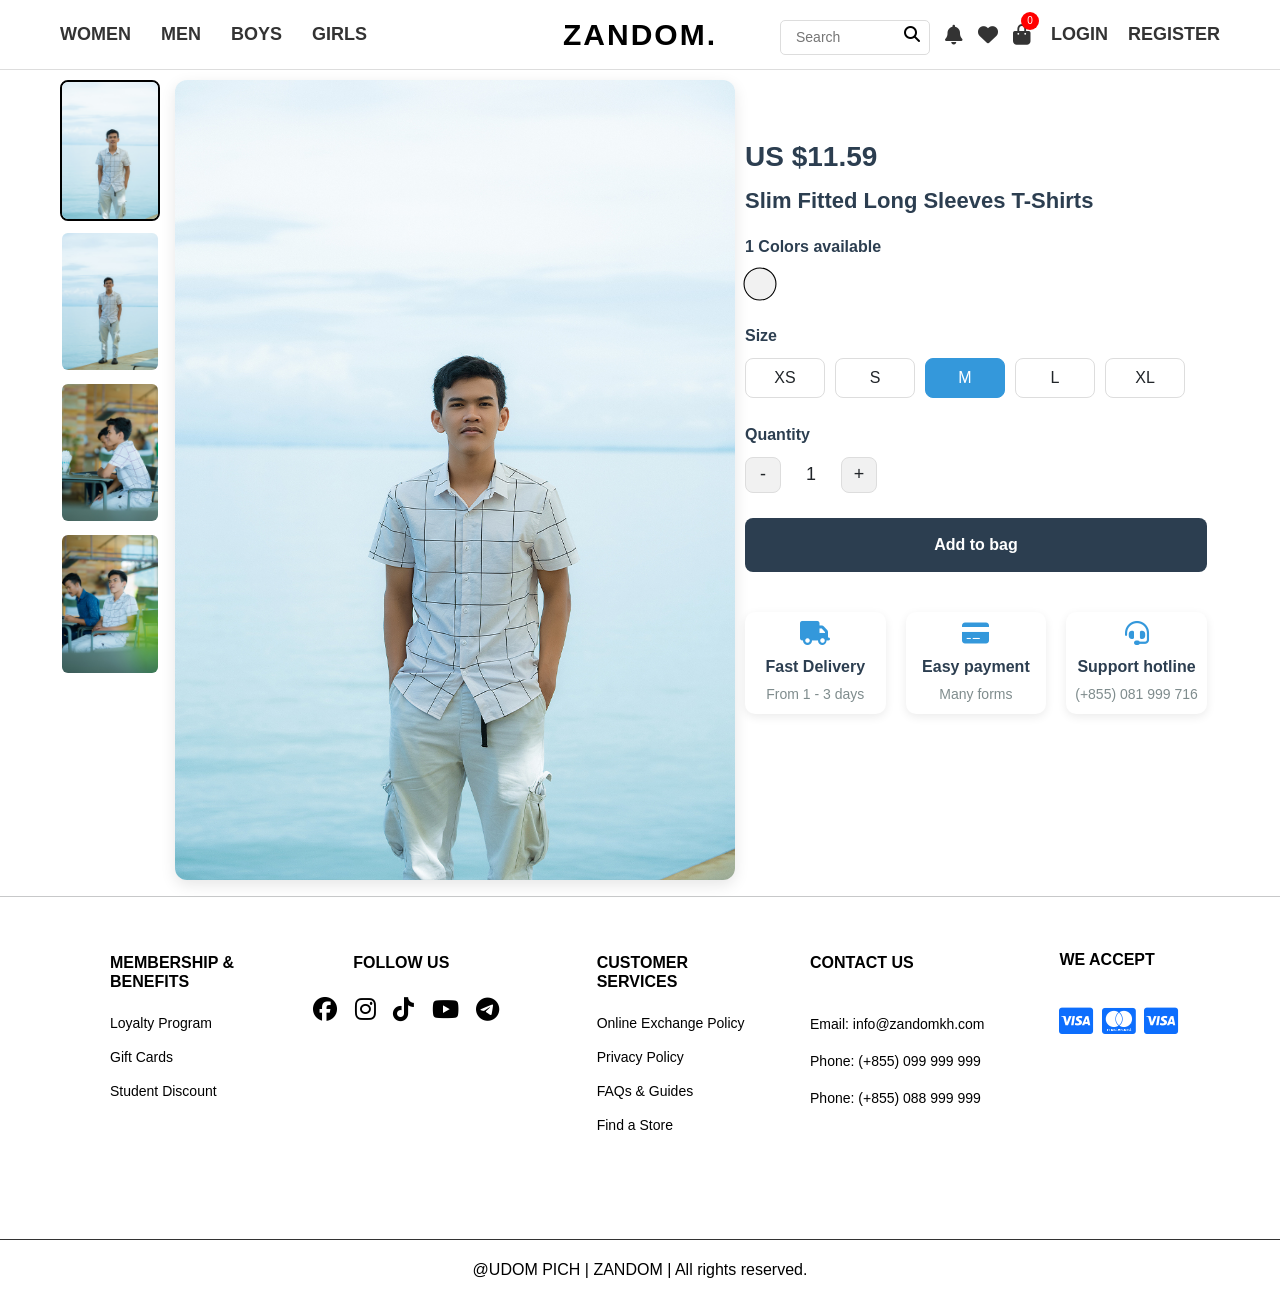
<file: men_detail_product.html>
<!DOCTYPE html>
<html lang="en">

<head>
  <meta charset="UTF-8">
  <meta name="viewport" content="width=device-width, initial-scale=1.0">
  <title>ZANDOM - MEN - DETAIL</title>
  <!-- boostrap link--->
  <link href="https://cdn.jsdelivr.net/npm/bootstrap@5.0.2/dist/css/bootstrap.min.css" rel="stylesheet"
    integrity="sha384-EVSTQN3/azprG1Anm3QDgpJLIm9Nao0Yz1ztcQTwFspd3yD65VohhpuuCOmLASjC" crossorigin="anonymous">
  <!--- font awesome-->
  <link rel="stylesheet" href="https://cdnjs.cloudflare.com/ajax/libs/font-awesome/6.7.2/css/all.min.css">
  <!--- link to css-->
  <link rel="stylesheet" href="./style.css">
</head>

<style>

</style>

<body>

  <!-- HOME PAGE -->

  <!-- NAVBAR HTML -->
  <nav class="navbar">
    <div class="container">
      <!-- LEFT SIDE: Categories -->
      <div class="left">
        <a href="./women-page.html">Women</a>
        <a href="./men-page.html">Men</a>
        <a href="./boys-page.html">Boys</a>
        <a href="./girls-page.html">Girls</a>
      </div>

      <!-- CENTER: Logo -->
      <div class="center">
        <a href="./index.html" class="logo">ZANDOM.</a>
      </div>

      <!-- Search Box -->
      <div class="search">
        <button><i class="fa-solid fa-magnifying-glass"></i></button>
        <input type="text" placeholder="Search">
      </div>

      <!-- icon -->
      <a href="#" class="icon">
        <i class="fa-solid fa-bell"></i>
      </a>
      <a href="#" class="icon">
        <i class="fa-solid fa-heart"></i>
      </a>
      <a href="#" class="icon-bag">
        <i class="fa-solid fa-bag-shopping"></i>
        <span class="cart-count">0</span>
      </a>

      <div class="shopping-bag-panel">
        <div class="panel-header">
          <h2>Your Shopping Bag</h2>
          <button class="close-panel" style="display: flex;">
            <i class="fas fa-times"></i></button>
        </div>
        <button class="checkout-btn">Shop Women</button>
        <button class="checkout-btn">Shop Men</button>
        <a href="#" class="continue-shopping">Continue Shopping</a>
      </div>

      <div class="overlay"></div>

      <!-- Login Links -->

      <a id="Login" href="#" class="Login">LOGIN</a>
      <a id="Register" href="#" class="Register">REGISTER</a>

      <!-- LOGIN / REGISTER POPUP -->
      <div class="popup" id="popupBox">
        <!-- Login Form -->
        <form id="loginForm">
          <h2 style="font-weight: bold; text-transform: uppercase;">Login</h2>
          <label>Mobile Number</label>
          <input type="text" id="loginUser" placeholder="Enter phone number" required>
          <label>Password</label>
          <input type="password" id="loginPass" placeholder="Enter password" required>
          <label style="font-size: 12px; text-align: right;">Forgot Your Password?</label>
          <a href="#" class="btn" id="loginBtn">Login</a>
          <div class="toggle" id="showRegister">Don't have an account? Register</div>
          <p style="text-align: center; margin-top: 20px;">OR</p>
          <button class="button-fb-google" style="height: 45px; border-radius: 5px;"><i class="fa-brands fa-google"></i>
            <p>Continue with
              Google</p>
          </button>
          <button class="button-fb-google" style="height: 45px; border-radius: 5px; margin-top: 10px;"><i
              class="fa-brands fa-facebook"></i>
            <p>Continue with Facebook</p>
          </button>
        </form>

        <!-- Register Form -->
        <form id="registerForm" class="hidden">
          <h2 style="font-weight: bold; text-transform: uppercase;">Register</h2>
          <label>Username</label>
          <input type="text" id="regUser" placeholder="Enter Username" required>
          <label>Email</label>
          <input type="email" id="regEmail" placeholder="Enter Email" required>
          <label>Password</label>
          <input type="password" id="regPass" placeholder="Enter Password" required>
          <label style="font-size: 12px; text-align: right;">Forgot Your Password?</label>
          <a href="#" class="btn" id="registerBtn">Register</a>
          <div class="toggle" id="showLogin">Already have an account? Login</div>
          <p style="text-align: center; margin-top: 20px;">OR</p>
          <button class="button-fb-google" style="height: 45px; border-radius: 5px;"><i class="fa-brands fa-google"></i>
            <p>Continue with
              Google</p>
          </button>
          <button class="button-fb-google" style="height: 45px; border-radius: 5px; margin-top: 10px;"><i
              class="fa-brands fa-facebook"></i>
            <p>Continue with Facebook</p>
          </button>
        </form>
      </div>

      <!-- OVERLAY -->
      <div class="overlay" id="overlay"></div>


    </div>
  </nav>

  <!--- Detail Product -->
  <div class="container">

    <div class="product-gallery">
      <div class="thumbnail-container">
        <img class="thumbnail active" src=".//img men-page/D4-(1).jpg" alt="Slim Fitted Long Sleeves T-Shirt">
        <img class="thumbnail" src=".//img men-page/D4-(2).jpg" alt="T-shirt thumbnail">
        <img class="thumbnail" src=".//img men-page/D5-(1).jpg" alt="T-shirt thumbnail">
        <img class="thumbnail" src=".//img men-page/D5-(2).jpg" alt="T-shirt thumbnail">
      </div>
      <div>
        <img class="main-image" src=".//img men-page/D4-(1).jpg" alt="Slim Fitted Long Sleeves T-Shirt">
      </div>
    </div>

    <div class="product-info">
      <div class="price" style="margin-top: -100px;">US $11.59</div>
      <h1 class="product-title">Slim Fitted Long Sleeves T-Shirts</h1>

      <div class="color-options">
        <div class="option-title">1 Colors available</div>
        <div class="colors">
          <div class="color white active" data-color="white"></div>
        </div>
      </div>

      <div class="size-options">
        <div class="option-title">Size</div>
        <div class="sizes">
          <div class="size" data-size="XS">XS</div>
          <div class="size" data-size="S">S</div>
          <div class="size active" data-size="M">M</div>
          <div class="size" data-size="L">L</div>
          <div class="size" data-size="XL">XL</div>
        </div>
      </div>

      <div class="quantity">
        <div class="option-title">Quantity</div>
        <div class="qty-controls">
          <div class="qty-btn minus">-</div>
          <div class="qty-value">1</div>
          <div class="qty-btn plus">+</div>
        </div>
      </div>

      <button class="add-to-bag">Add to bag</button>

      <div class="features">
        <div class="feature">
          <i class="fas fa-truck"></i>
          <div class="feature-title">Fast Delivery</div>
          <div class="feature-desc">From 1 - 3 days</div>
        </div>
        <div class="feature">
          <i class="fas fa-credit-card"></i>
          <div class="feature-title">Easy payment</div>
          <div class="feature-desc">Many forms</div>
        </div>
        <div class="feature">
          <i class="fas fa-headset"></i>
          <div class="feature-title">Support hotline</div>
          <div class="feature-desc">(+855) 081 999 716</div>
        </div>
      </div>

    </div>
  </div>

  <hr>

  <!--- Footer Section --->
  <footer class="footer">
    <div class="container">
      <div class="row">

        <!-- Membership & Benefits -->
        <div class="col-md-3 col-6 mb-3">
          <h5>MEMBERSHIP & BENEFITS</h5>
          <ul>
            <li><a href="#">Loyalty Program</a></li>
            <li><a href="#">Gift Cards</a></li>
            <li><a href="#">Student Discount</a></li>
          </ul>
        </div>

        <!-- Follow Us -->
        <div class="col-md-3 col-6 mb-3">
          <h5>FOLLOW US</h5>
          <div class="social-icons">
            <a href="https://www.facebook.com/domepich/"><i class="fab fa-facebook"></i></a>
            <a href="https://www.instagram.com/pichudom9/"><i class="fab fa-instagram"></i></a>
            <a href="https://www.tiktok.com/@dom.coder"><i class="fab fa-tiktok"></i></a>
            <a href="https://www.youtube.com/@Dom-Coder"><i class="fab fa-youtube"></i></a>
            <a href="https://t.me/p_udom9"><i class="fab fa-telegram"></i></a>
          </div>
        </div>

        <!-- Customer Services -->
        <div class="col-md-3 col-6 mb-3">
          <h5>CUSTOMER SERVICES</h5>
          <ul>
            <li><a href="#">Online Exchange Policy</a></li>
            <li><a href="#">Privacy Policy</a></li>
            <li><a href="#">FAQs & Guides</a></li>
            <li><a href="#">Find a Store</a></li>
          </ul>
        </div>

        <!-- Contact Us -->
        <div class="col-md-3 col-6 mb-3">
          <h5 style="margin-left: -30px;">CONTACT US</h5>
          <div class="contact-info">
            <p>Email: info@zandomkh.com</p>
            <p>Phone: (+855) 099 999 999</p>
            <p>Phone: (+855) 088 999 999</p>
          </div>
        </div>
      </div>

      <!-- Payment Methods -->
      <div class="row mt-3">
        <div style="margin-top: -119px;" class="col-12">
          <h5>WE ACCEPT</h5>
          <div class="payment-methods" style="margin-top: 30px;">
            <a href=""><i class="fa-brands fa-cc-visa"></i></a>
            <a href=""><i class="fa-brands fa-cc-mastercard"></i></a>
            <a href=""><i class="fa-brands fa-cc-visa"></i></a>
          </div>
        </div>
      </div>

    </div>
  </footer>

  <!--- copyright -->
  <div class="copyright mb-2">
    <div class="CPR">
      <h6>@UDOM PICH | ZANDOM | All rights reserved.</h6>
    </div>
  </div>

  <!------------------------------------------------------------------------------------------------------>

</body>
<script>
  document.addEventListener('DOMContentLoaded', function () {
    /// bag shopping
    const bagIcon = document.querySelector('.icon-bag');
    const shoppingPanel = document.querySelector('.shopping-bag-panel');
    const closePanel = document.querySelector('.close-panel');
    const overlay = document.querySelector('.overlay');

    //// login

    // Open panel when bag icon is clicked
    bagIcon.addEventListener('click', function () {
      shoppingPanel.classList.add('active');
      overlay.classList.add('active');
      document.body.style.overflow = 'hidden';
    });

    // Close panel when X button is clicked
    closePanel.addEventListener('click', function () {
      shoppingPanel.classList.remove('active');
      overlay.classList.remove('active');
      document.body.style.overflow = 'auto';
    });

    // Close panel when clicking outside
    overlay.addEventListener('click', function () {
      shoppingPanel.classList.remove('active');
      overlay.classList.remove('active');
      document.body.style.overflow = 'auto';
    });

    /// Open panel when clicked Login
    const popup = document.getElementById('popupBox');

    const loginLink = document.getElementById('Login');
    const registerLink = document.getElementById('Register');
    const loginForm = document.getElementById('loginForm');
    const registerForm = document.getElementById('registerForm');

    // Show Login
    loginLink.addEventListener('click', e => {
      e.preventDefault();
      loginForm.classList.remove('hidden');
      registerForm.classList.add('hidden');
      popup.classList.add('active');
      overlay.classList.add('active');
    });

    // Show Register
    registerLink.addEventListener('click', e => {
      e.preventDefault();
      registerForm.classList.remove('hidden');
      loginForm.classList.add('hidden');
      popup.classList.add('active');
      overlay.classList.add('active');
    });

    // Close popup
    overlay.addEventListener('click', () => {
      popup.classList.remove('active');
      overlay.classList.remove('active');
    });

    // Toggle forms
    document.getElementById('showRegister').addEventListener('click', () => {
      loginForm.classList.add('hidden');
      registerForm.classList.remove('hidden');
    });
    document.getElementById('showLogin').addEventListener('click', () => {
      registerForm.classList.add('hidden');
      loginForm.classList.remove('hidden');
    });

    // Login alert
    document.getElementById('loginBtn').addEventListener('click', e => {
      e.preventDefault();
      alert(`Logged in as: ${document.getElementById('loginUser').value}`);
    });

    // Register alert
    document.getElementById('registerBtn').addEventListener('click', e => {
      e.preventDefault();
      alert(`Registered as: ${document.getElementById('regUser').value}`);
    });

    // Scroll animation functionality
    let lastScrollTop = 0;
    const animatedElements = document.querySelectorAll('.animate-on-scroll');

    // Function to check if element is in viewport
    function isInViewport(element) {
      const rect = element.getBoundingClientRect();
      return (
        rect.top <= (window.innerHeight || document.documentElement.clientHeight) * 0.9 &&
        rect.bottom >= 0
      );
    }

    // Function to handle scroll animation
    function handleScrollAnimation() {
      const scrollTop = window.pageYOffset || document.documentElement.scrollTop;

      // Check scroll direction
      const scrollDirection = scrollTop > lastScrollTop ? 'down' : 'up';
      lastScrollTop = scrollTop;

      // Animate elements based on scroll position
      animatedElements.forEach(element => {
        if (isInViewport(element)) {
          element.classList.add('visible');
        } else if (scrollDirection === 'up') {
          // Optionally remove the visible class when scrolling up past elements
          // element.classList.remove('visible');
        }
      });
    }

    // Initial check on page load
    handleScrollAnimation();

    // Listen for scroll events with throttling
    let scrolling = false;
    window.addEventListener('scroll', () => {
      if (!scrolling) {
        scrolling = true;
        requestAnimationFrame(() => {
          handleScrollAnimation();
          scrolling = false;
        });
      }
    });

    // Additional check when resizing the window
    window.addEventListener('resize', handleScrollAnimation);

    // Thumbnail selection
    const thumbnails = document.querySelectorAll('.thumbnail');
    const mainImage = document.querySelector('.main-image');

    thumbnails.forEach(thumb => {
      thumb.addEventListener('click', function () {
        thumbnails.forEach(t => t.classList.remove('active'));
        this.classList.add('active');
        mainImage.src = this.src;
      });
    });

    // Color selection
    const colors = document.querySelectorAll('.color');

    colors.forEach(color => {
      color.addEventListener('click', function () {
        colors.forEach(c => c.classList.remove('active'));
        this.classList.add('active');
      });
    });

    // Size selection
    const sizes = document.querySelectorAll('.size');

    sizes.forEach(size => {
      size.addEventListener('click', function () {
        sizes.forEach(s => s.classList.remove('active'));
        this.classList.add('active');
      });
    });

    // Quantity controls
    const minusBtn = document.querySelector('.minus');
    const plusBtn = document.querySelector('.plus');
    const qtyValue = document.querySelector('.qty-value');
    let quantity = 1;

    minusBtn.addEventListener('click', function () {
      if (quantity > 1) {
        quantity--;
        qtyValue.textContent = quantity;
      }
    });

    plusBtn.addEventListener('click', function () {
      quantity++;
      qtyValue.textContent = quantity;
    });

    // Add to bag functionality
    const addToBagBtn = document.querySelector('.add-to-bag');
    const cartCount = document.querySelector('.cart-count');
    let count = 0;

    addToBagBtn.addEventListener('click', function () {
      count += quantity;
      cartCount.textContent = count;

      // Reset quantity after adding to cart
      quantity = 1;
      qtyValue.textContent = quantity;

      // Show confirmation
      addToBagBtn.textContent = 'Added to bag!';
      setTimeout(() => {
        addToBagBtn.textContent = 'Add to bag';
      }, 1500);
    });

  });

</script>

<!---boostrap link java-->
<script src="https://cdn.jsdelivr.net/npm/bootstrap@5.0.2/dist/js/bootstrap.bundle.min.js"
  integrity="sha384-MrcW6ZMFYlzcLA8Nl+NtUVF0sA7MsXsP1UyJoMp4YLEuNSfAP+JcXn/tWtIaxVXM" crossorigin="anonymous"></script>
<!-- Bootstrap JS and dependencies -->
<script src="https://cdn.jsdelivr.net/npm/@popperjs/core@2.11.6/dist/umd/popper.min.js"
  integrity="sha384-oBqDVmMz9ATKxIep9tiCxS/Z9fNfEXiDAYTujMAeBAsjFuCZSmKbSSUnQlmh/jp3" crossorigin="anonymous"></script>
<script src="https://cdn.jsdelivr.net/npm/bootstrap@5.2.3/dist/js/bootstrap.min.js"
  integrity="sha384-cuYeSxntonz0PPNlHhBs68uyIAVpIIOZZ5JqeqvYYIcEL727kskC66kF92t6Xl2V" crossorigin="anonymous"></script>

</html>
</file>
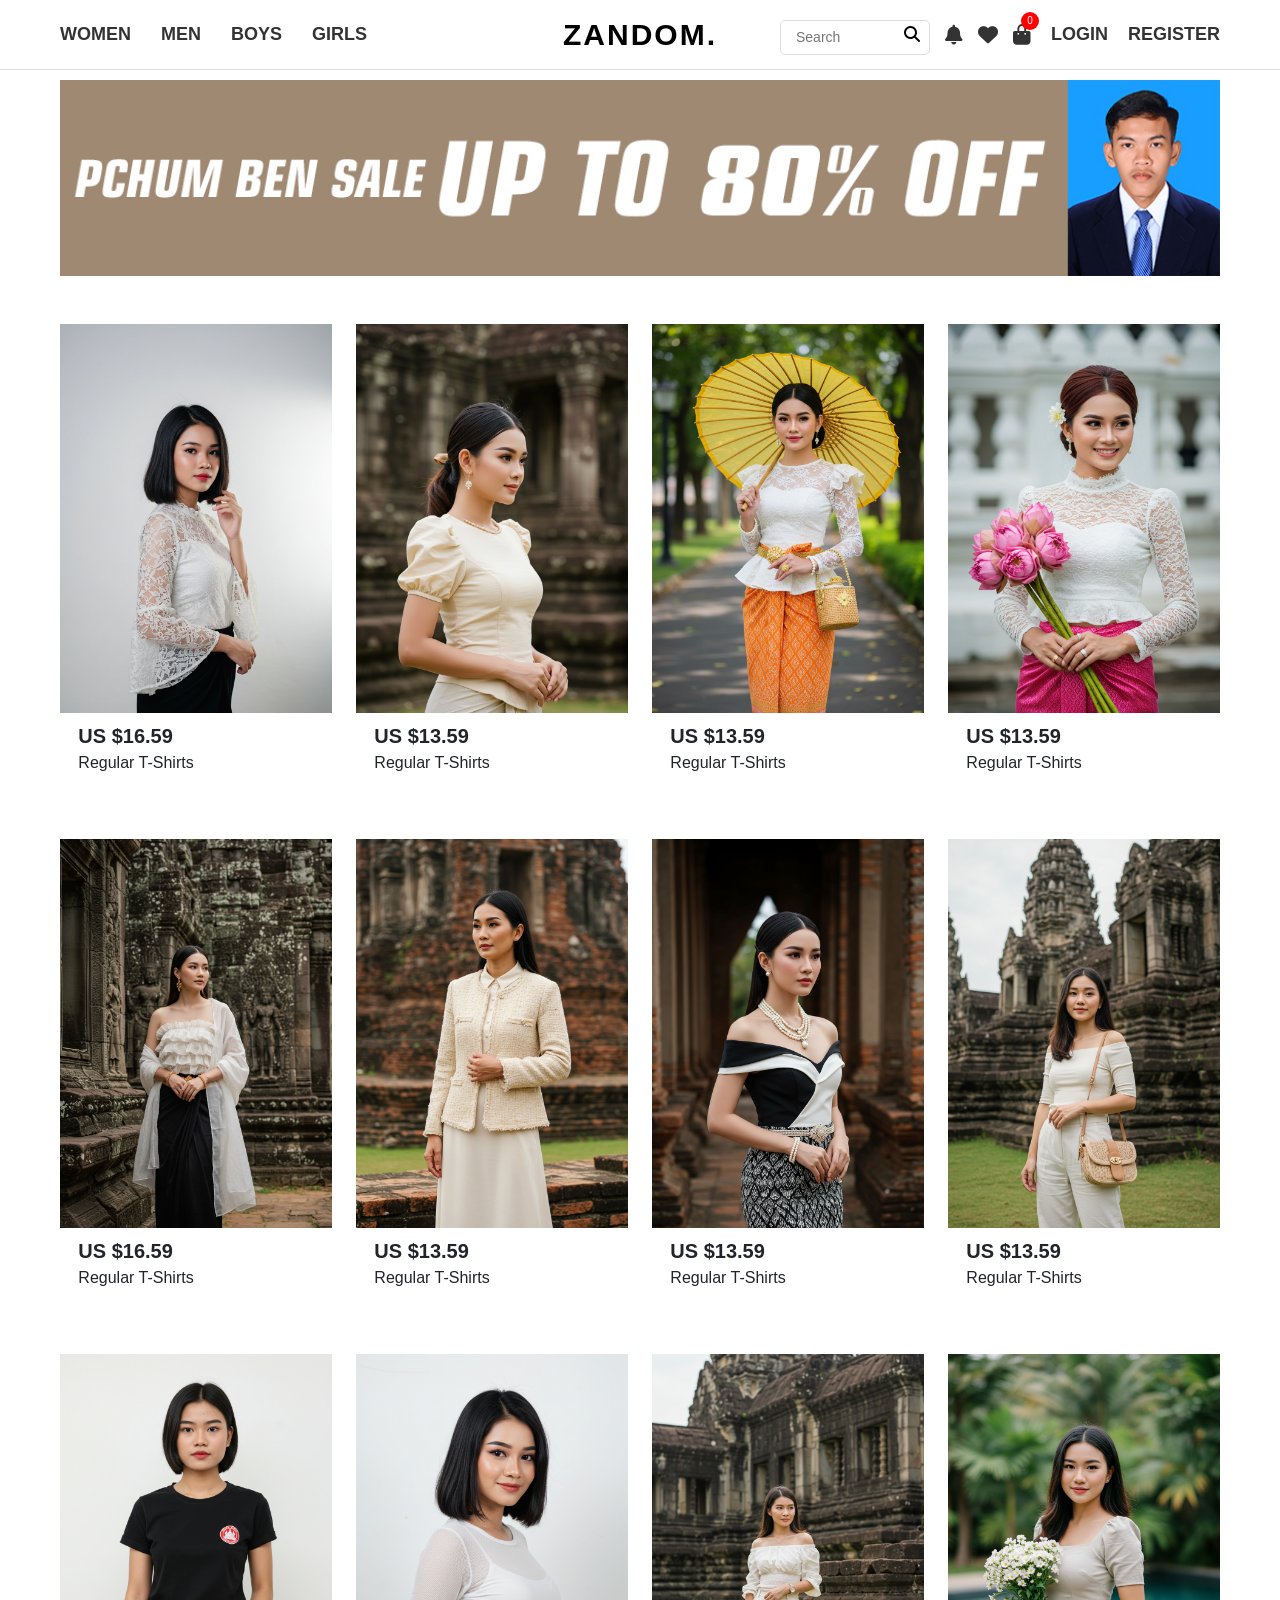
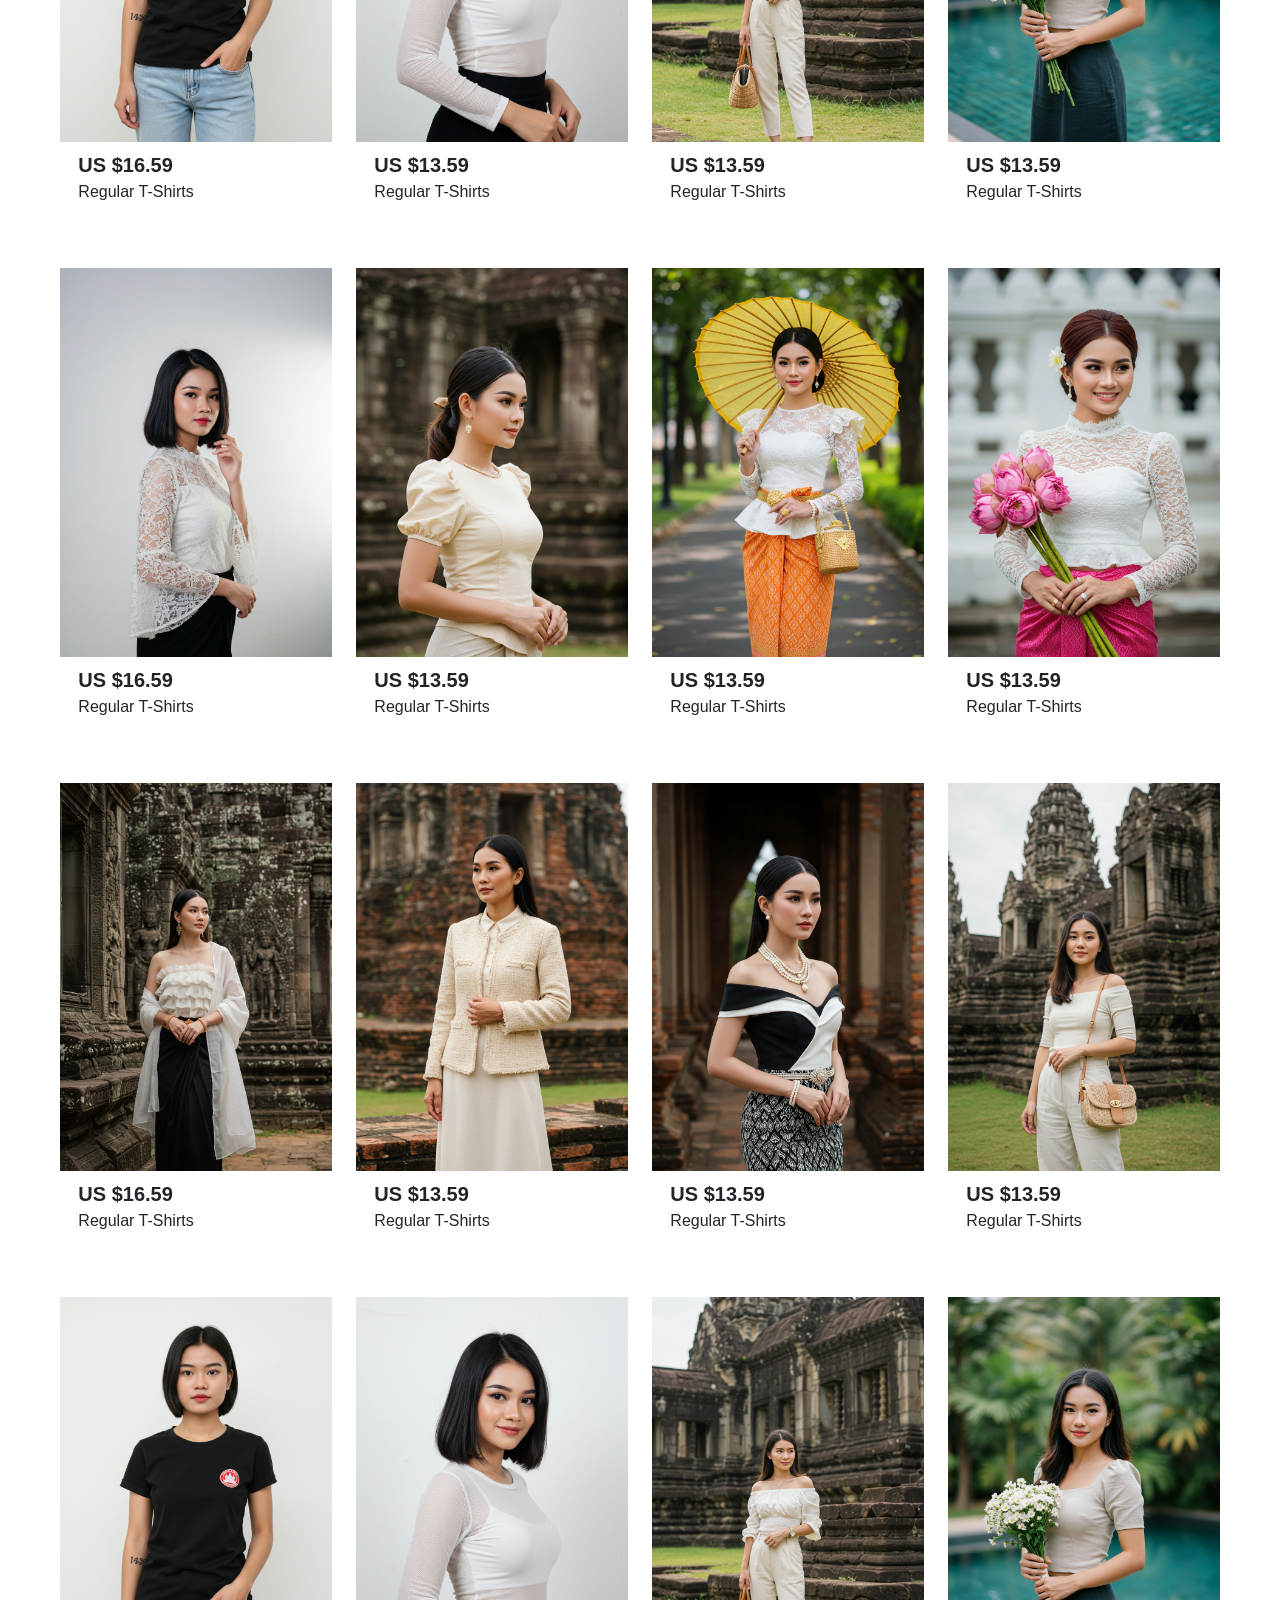
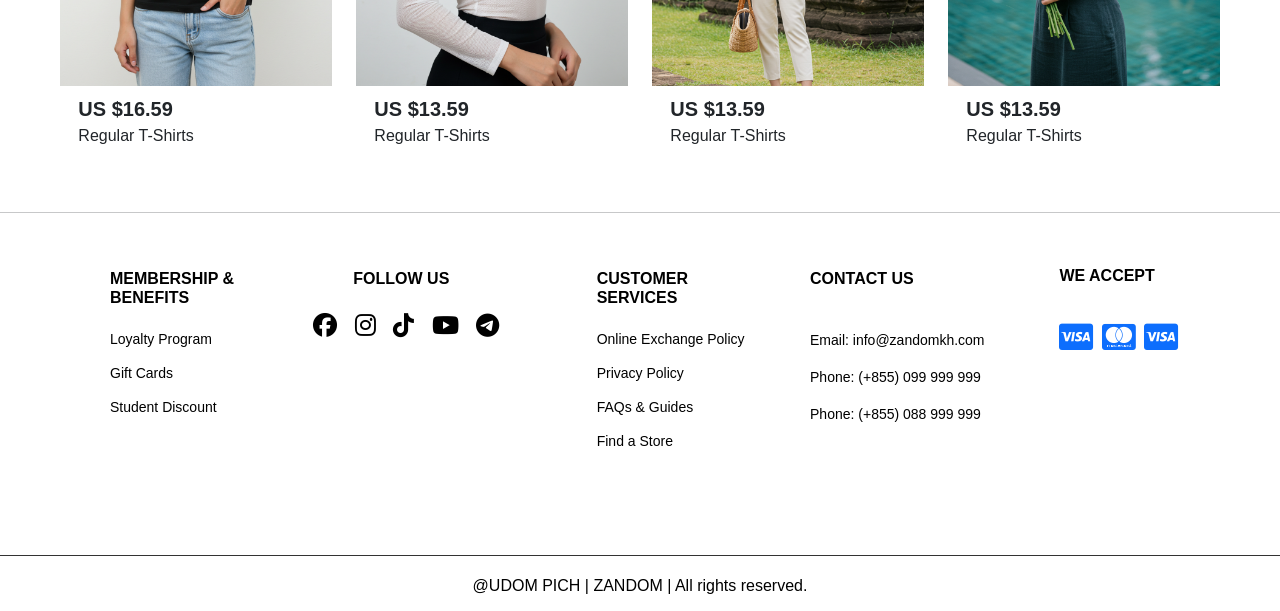
<file: women-page.html>
<!DOCTYPE html>
<html lang="en">

<head>
  <meta charset="UTF-8">
  <meta name="viewport" content="width=device-width, initial-scale=1.0">
  <title>ZANDOM - WOMEN</title>
  <!-- boostrap link--->
  <link href="https://cdn.jsdelivr.net/npm/bootstrap@5.0.2/dist/css/bootstrap.min.css" rel="stylesheet"
    integrity="sha384-EVSTQN3/azprG1Anm3QDgpJLIm9Nao0Yz1ztcQTwFspd3yD65VohhpuuCOmLASjC" crossorigin="anonymous">
  <!--- font awesome-->
  <link rel="stylesheet" href="https://cdnjs.cloudflare.com/ajax/libs/font-awesome/6.7.2/css/all.min.css">
  <!--- link to css-->
  <link rel="stylesheet" href="./style.css">
</head>

<style>

</style>

<body>

  <!-- HOME PAGE -->

  <!-- NAVBAR HTML -->
  <nav class="navbar">
    <div class="container">
      <!-- LEFT SIDE: Categories -->
      <div class="left">
        <a href="./women-page.html">Women</a>
        <a href="./men-page.html">Men</a>
        <a href="./boys-page.html">Boys</a>
        <a href="./girls-page.html">Girls</a>
      </div>

      <!-- CENTER: Logo -->
      <div class="center">
        <a href="./index.html" class="logo">ZANDOM.</a>
      </div>
      <!-- Search Box -->
      <div class="search">
        <button><i class="fa-solid fa-magnifying-glass"></i></button>
        <input type="text" placeholder="Search">
      </div>

      <!-- icon -->
      <a href="#" class="icon">
        <i class="fa-solid fa-bell"></i>
      </a>
      <a href="#" class="icon">
        <i class="fa-solid fa-heart"></i>
      </a>
      <a href="#" class="icon-bag">
        <i class="fa-solid fa-bag-shopping"></i>
        <span class="cart-cout">0</span>
      </a>

      <div class="shopping-bag-panel">
        <div class="panel-header">
          <h2>Your Shopping Bag</h2>
          <button class="close-panel" style="display: flex;">
            <i class="fas fa-times"></i></button>
        </div>
        <button class="checkout-btn">Shop Women</button>
        <button class="checkout-btn">Shop Men</button>
        <a href="#" class="continue-shopping">Continue Shopping</a>
      </div>

      <div class="overlay"></div>

      <!-- Login Links -->

      <a id="Login" href="#" class="Login">LOGIN</a>
      <a id="Register" href="#" class="Register">REGISTER</a>

      <!-- LOGIN / REGISTER POPUP -->
      <div class="popup" id="popupBox">
        <!-- Login Form -->
        <form id="loginForm">
          <h2 style="font-weight: bold; text-transform: uppercase;">Login</h2>
          <label>Mobile Number</label>
          <input type="text" id="loginUser" placeholder="Enter phone number" required>
          <label>Password</label>
          <input type="password" id="loginPass" placeholder="Enter password" required>
          <label style="font-size: 12px; text-align: right;">Forgot Your Password?</label>
          <a href="#" class="btn" id="loginBtn">Login</a>
          <div class="toggle" id="showRegister">Don't have an account? Register</div>
          <p style="text-align: center; margin-top: 20px;">OR</p>
          <button class="button-fb-google" style="height: 45px; border-radius: 5px;"><i class="fa-brands fa-google"></i>
            <p>Continue with
              Google</p>
          </button>
          <button class="button-fb-google" style="height: 45px; border-radius: 5px; margin-top: 10px;"><i
              class="fa-brands fa-facebook"></i>
            <p>Continue with Facebook</p>
          </button>
        </form>

        <!-- Register Form -->
        <form id="registerForm" class="hidden">
          <h2 style="font-weight: bold; text-transform: uppercase;">Register</h2>
          <label>Username</label>
          <input type="text" id="regUser" placeholder="Enter Username" required>
          <label>Email</label>
          <input type="email" id="regEmail" placeholder="Enter Email" required>
          <label>Password</label>
          <input type="password" id="regPass" placeholder="Enter Password" required>
          <label style="font-size: 12px; text-align: right;">Forgot Your Password?</label>
          <a href="#" class="btn" id="registerBtn">Register</a>
          <div class="toggle" id="showLogin">Already have an account? Login</div>
          <p style="text-align: center; margin-top: 20px;">OR</p>
          <button class="button-fb-google" style="height: 45px; border-radius: 5px;"><i class="fa-brands fa-google"></i>
            <p>Continue with
              Google</p>
          </button>
          <button class="button-fb-google" style="height: 45px; border-radius: 5px; margin-top: 10px;"><i
              class="fa-brands fa-facebook"></i>
            <p>Continue with Facebook</p>
          </button>
        </form>
      </div>

      <!-- OVERLAY -->
      <div class="overlay" id="overlay"></div>


    </div>
  </nav>

  <!-- slide -->

  <!-- Brand Calabrate-->

  <!-- Card -->

  <!--- 2 Card -->

  <!--- ads banner -->

  <div class="container animate-on-scroll fade-in">
    <img style="width: 100%; height: 100%; object-fit: cover;" src="./img test/ADS-BANNER-T1.jpg" alt="">
  </div>

  <!--- Tradition Meets Style – Pchum Ben🪔 --->
  <div class="container mb-5 mt-5">
    <div class="card3" style="border: none;">
      <div class="header-card d-flex animate-on-scroll fade-in">

      </div>
      <div class="row row-cols-1 row-cols-md-4 g-4">

        <div class="col animate-on-scroll slide-up delay-1">
          <div class="card h-100" style="border: none;">
            <div class="image-container">
              <a href="./women_detail_product.html">
                <img src="./img women-page/WOMEN-S (1).jpg" class="primary-img" alt=" ">
                <img src="./img women-page/WOMEN-S (2).jpg" class="secondary-img" alt=" ">
              </a>

            </div>

            <div class="card-body">
              <h5 class="card-text" style="font-weight: bold; display: flex;">US $16.59</h5>
              <p class="card-text" style="margin-top: -5px;">Regular T-Shirts</p>
            </div>
          </div>
        </div>

        <div class="col animate-on-scroll slide-up delay-2">
          <div class="card h-100" style="border: none;">
            <div class="image-container">
              <img src="./img women-page/WOMEN-SSS (1).jpg" class="primary-img" alt="">
              <img src="./img women-page/WOMEN-SSS (2).jpg" class="secondary-img" alt="">
            </div>
            <div class="card-body">
              <h5 class="card-text" style="font-weight: bold; display: flex;">US $13.59</h5>
              <p class="card-text" style="margin-top: -5px;">Regular T-Shirts</p>
            </div>
          </div>
        </div>

        <div class="col animate-on-scroll slide-up delay-3">
          <div class="card h-100" style="border: none;">
            <div class="image-container">
              <img src="./img women-page/WOMEN-S2S (1).jpg" class="primary-img" alt="">
              <img src="./img women-page/WOMEN-S2S (2).jpg" class="secondary-img" alt="">
            </div>
            <div class="card-body">
              <h5 class="card-text" style="font-weight: bold; display: flex;">US $13.59</h5>
              <p class="card-text" style="margin-top: -5px;">Regular T-Shirts</p>
            </div>
          </div>
        </div>

        <div class="col animate-on-scroll slide-up delay-4">
          <div class="card h-100" style="border: none;">
            <div class="image-container">
              <a href="./women_detail_product.html">
                <img src="./img women-page/WOMEN-S3S (1).jpg" class="primary-img" alt="">
                <img src="./img women-page/WOMEN-S3S (2).jpg" class="secondary-img" alt="">
              </a>

            </div>
            <div class="card-body">
              <h5 class="card-text" style="font-weight: bold; display: flex;">US $13.59</h5>
              <p class="card-text" style="margin-top: -5px;">Regular T-Shirts</p>
            </div>
          </div>
        </div>

      </div>
    </div>
  </div>

  <!--- ZANDO 10 Years, Infinite Style ✨ --->
  <div class="container mb-5 mt-5">
    <div class="card3" style="border: none;">
      <div class="header-card d-flex animate-on-scroll fade-in">

      </div>
      <div class="row row-cols-1 row-cols-md-4 g-4">

        <div class="col animate-on-scroll slide-up delay-1">
          <div class="card h-100" style="border: none;">
            <div class="image-container">
              <img src="./img women-page/WOMEN-S6 (1).jpg" class="primary-img" alt="">
              <img src="./img women-page/WOMEN-S6 (2).jpg" class="secondary-img" alt="">
            </div>

            <div class="card-body">
              <h5 class="card-text" style="font-weight: bold; display: flex;">US $16.59</h5>
              <p class="card-text" style="margin-top: -5px;">Regular T-Shirts</p>
            </div>
          </div>
        </div>

        <div class="col animate-on-scroll slide-up delay-2">
          <div class="card h-100" style="border: none;">
            <div class="image-container">
              <img src="./img women-page/WOMEN-S7 (1).jpg" class="primary-img" alt="">
              <img src="./img women-page/WOMEN-S7 (2).jpg" class="secondary-img" alt="">
            </div>
            <div class="card-body">
              <h5 class="card-text" style="font-weight: bold; display: flex;">US $13.59</h5>
              <p class="card-text" style="margin-top: -5px;">Regular T-Shirts</p>
            </div>
          </div>
        </div>

        <div class="col animate-on-scroll slide-up delay-3">
          <div class="card h-100" style="border: none;">
            <div class="image-container">
              <img src="./img women-page/WOMEN-S8 (1).jpg" class="primary-img" alt="">
              <img src="./img women-page/WOMEN-S8 (2).jpg" class="secondary-img" alt="">
            </div>
            <div class="card-body">
              <h5 class="card-text" style="font-weight: bold; display: flex;">US $13.59</h5>
              <p class="card-text" style="margin-top: -5px;">Regular T-Shirts</p>
            </div>
          </div>
        </div>

        <div class="col animate-on-scroll slide-up delay-4">
          <div class="card h-100" style="border: none;">
            <div class="image-container">
              <img src="./img women-page/WOMEN-S9 (1).jpg" class="primary-img" alt="">
              <img src="./img women-page/WOMEN-S9 (2).jpg" class="secondary-img" alt="">
            </div>
            <div class="card-body">
              <h5 class="card-text" style="font-weight: bold; display: flex;">US $13.59</h5>
              <p class="card-text" style="margin-top: -5px;">Regular T-Shirts</p>
            </div>
          </div>
        </div>

      </div>
    </div>
  </div>

  <!--- ✨ Pchum Ben Big Deals. --->
  <div class="container mb-5 mt-5">
    <div class="card3" style="border: none;">
      <div class="header-card d-flex animate-on-scroll fade-in">

      </div>
      <div class="row row-cols-1 row-cols-md-4 g-4">

        <div class="col animate-on-scroll slide-up delay-1">
          <div class="card h-100" style="border: none;">
            <div class="image-container">
              <img src="./img women-page/WOMEN-SSSS (1).jpg" class="primary-img" alt="">
              <img src="./img women-page/WOMEN-SSSS (2).jpg" class="secondary-img" alt="">
            </div>

            <div class="card-body">
              <h5 class="card-text" style="font-weight: bold; display: flex;">US $16.59</h5>
              <p class="card-text" style="margin-top: -5px;">Regular T-Shirts</p>
            </div>
          </div>
        </div>

        <div class="col animate-on-scroll slide-up delay-2">
          <div class="card h-100" style="border: none;">
            <div class="image-container">
              <img src="./img women-page/WOMEN-SS (1).jpg" class="primary-img" alt="">
              <img src="./img women-page/WOMEN-SS (2).jpg" class="secondary-img" alt="">
            </div>
            <div class="card-body">
              <h5 class="card-text" style="font-weight: bold; display: flex;">US $13.59</h5>
              <p class="card-text" style="margin-top: -5px;">Regular T-Shirts</p>
            </div>
          </div>
        </div>

        <div class="col animate-on-scroll slide-up delay-3">
          <div class="card h-100" style="border: none;">
            <div class="image-container">
              <img src="./img women-page/WOMEN-S4 (1).jpg" class="primary-img" alt="">
              <img src="./img women-page/WOMEN-S4 (2).jpg" class="secondary-img" alt="">
            </div>
            <div class="card-body">
              <h5 class="card-text" style="font-weight: bold; display: flex;">US $13.59</h5>
              <p class="card-text" style="margin-top: -5px;">Regular T-Shirts</p>
            </div>
          </div>
        </div>

        <div class="col animate-on-scroll slide-up delay-4">
          <div class="card h-100" style="border: none;">
            <div class="image-container">
              <img src="./img women-page/WOMEN-S5 (1).jpg" class="primary-img" alt="">
              <img src="./img women-page/WOMEN-S5 (2).jpg" class="secondary-img" alt="">
            </div>
            <div class="card-body">
              <h5 class="card-text" style="font-weight: bold; display: flex;">US $13.59</h5>
              <p class="card-text" style="margin-top: -5px;">Regular T-Shirts</p>
            </div>
          </div>
        </div>

      </div>
    </div>
  </div>

  <!--- Tradition Meets Style – Pchum Ben🪔 --->
  <div class="container mb-5 mt-5">
    <div class="card3" style="border: none;">
      <div class="header-card d-flex animate-on-scroll fade-in">

      </div>
      <div class="row row-cols-1 row-cols-md-4 g-4">

        <div class="col animate-on-scroll slide-up delay-1">
          <div class="card h-100" style="border: none;">
            <div class="image-container">
              <img src="./img women-page/WOMEN-S (1).jpg" class="primary-img" alt="">
              <img src="./img women-page/WOMEN-S (2).jpg" class="secondary-img" alt="">
            </div>

            <div class="card-body">
              <h5 class="card-text" style="font-weight: bold; display: flex;">US $16.59</h5>
              <p class="card-text" style="margin-top: -5px;">Regular T-Shirts</p>
            </div>
          </div>
        </div>

        <div class="col animate-on-scroll slide-up delay-2">
          <div class="card h-100" style="border: none;">
            <div class="image-container">
              <img src="./img women-page/WOMEN-SSS (1).jpg" class="primary-img" alt="">
              <img src="./img women-page/WOMEN-SSS (2).jpg" class="secondary-img" alt="">
            </div>
            <div class="card-body">
              <h5 class="card-text" style="font-weight: bold; display: flex;">US $13.59</h5>
              <p class="card-text" style="margin-top: -5px;">Regular T-Shirts</p>
            </div>
          </div>
        </div>

        <div class="col animate-on-scroll slide-up delay-3">
          <div class="card h-100" style="border: none;">
            <div class="image-container">
              <img src="./img women-page/WOMEN-S2S (1).jpg" class="primary-img" alt="">
              <img src="./img women-page/WOMEN-S2S (2).jpg" class="secondary-img" alt="">
            </div>
            <div class="card-body">
              <h5 class="card-text" style="font-weight: bold; display: flex;">US $13.59</h5>
              <p class="card-text" style="margin-top: -5px;">Regular T-Shirts</p>
            </div>
          </div>
        </div>

        <div class="col animate-on-scroll slide-up delay-4">
          <div class="card h-100" style="border: none;">
            <div class="image-container">
              <img src="./img women-page/WOMEN-S3S (1).jpg" class="primary-img" alt="">
              <img src="./img women-page/WOMEN-S3S (2).jpg" class="secondary-img" alt="">
            </div>
            <div class="card-body">
              <h5 class="card-text" style="font-weight: bold; display: flex;">US $13.59</h5>
              <p class="card-text" style="margin-top: -5px;">Regular T-Shirts</p>
            </div>
          </div>
        </div>

      </div>
    </div>
  </div>

  <!--- ZANDO 10 Years, Infinite Style ✨ --->
  <div class="container mb-5 mt-5">
    <div class="card3" style="border: none;">
      <div class="header-card d-flex animate-on-scroll fade-in">

      </div>
      <div class="row row-cols-1 row-cols-md-4 g-4">

        <div class="col animate-on-scroll slide-up delay-1">
          <div class="card h-100" style="border: none;">
            <div class="image-container">
              <img src="./img women-page/WOMEN-S6 (1).jpg" class="primary-img" alt="">
              <img src="./img women-page/WOMEN-S6 (2).jpg" class="secondary-img" alt="">
            </div>

            <div class="card-body">
              <h5 class="card-text" style="font-weight: bold; display: flex;">US $16.59</h5>
              <p class="card-text" style="margin-top: -5px;">Regular T-Shirts</p>
            </div>
          </div>
        </div>

        <div class="col animate-on-scroll slide-up delay-2">
          <div class="card h-100" style="border: none;">
            <div class="image-container">
              <img src="./img women-page/WOMEN-S7 (1).jpg" class="primary-img" alt="">
              <img src="./img women-page/WOMEN-S7 (2).jpg" class="secondary-img" alt="">
            </div>
            <div class="card-body">
              <h5 class="card-text" style="font-weight: bold; display: flex;">US $13.59</h5>
              <p class="card-text" style="margin-top: -5px;">Regular T-Shirts</p>
            </div>
          </div>
        </div>

        <div class="col animate-on-scroll slide-up delay-3">
          <div class="card h-100" style="border: none;">
            <div class="image-container">
              <img src="./img women-page/WOMEN-S8 (1).jpg" class="primary-img" alt="">
              <img src="./img women-page/WOMEN-S8 (2).jpg" class="secondary-img" alt="">
            </div>
            <div class="card-body">
              <h5 class="card-text" style="font-weight: bold; display: flex;">US $13.59</h5>
              <p class="card-text" style="margin-top: -5px;">Regular T-Shirts</p>
            </div>
          </div>
        </div>

        <div class="col animate-on-scroll slide-up delay-4">
          <div class="card h-100" style="border: none;">
            <div class="image-container">
              <img src="./img women-page/WOMEN-S9 (1).jpg" class="primary-img" alt="">
              <img src="./img women-page/WOMEN-S9 (2).jpg" class="secondary-img" alt="">
            </div>
            <div class="card-body">
              <h5 class="card-text" style="font-weight: bold; display: flex;">US $13.59</h5>
              <p class="card-text" style="margin-top: -5px;">Regular T-Shirts</p>
            </div>
          </div>
        </div>

      </div>
    </div>
  </div>

  <!--- ✨ Pchum Ben Big Deals. --->
  <div class="container mb-5 mt-5">
    <div class="card3" style="border: none;">
      <div class="header-card d-flex animate-on-scroll fade-in">

      </div>
      <div class="row row-cols-1 row-cols-md-4 g-4">

        <div class="col animate-on-scroll slide-up delay-1">
          <div class="card h-100" style="border: none;">
            <div class="image-container">
              <img src="./img women-page/WOMEN-SSSS (1).jpg" class="primary-img" alt="">
              <img src="./img women-page/WOMEN-SSSS (2).jpg" class="secondary-img" alt="">
            </div>

            <div class="card-body">
              <h5 class="card-text" style="font-weight: bold; display: flex;">US $16.59</h5>
              <p class="card-text" style="margin-top: -5px;">Regular T-Shirts</p>
            </div>
          </div>
        </div>

        <div class="col animate-on-scroll slide-up delay-2">
          <div class="card h-100" style="border: none;">
            <div class="image-container">
              <img src="./img women-page/WOMEN-SS (1).jpg" class="primary-img" alt="">
              <img src="./img women-page/WOMEN-SS (2).jpg" class="secondary-img" alt="">
            </div>
            <div class="card-body">
              <h5 class="card-text" style="font-weight: bold; display: flex;">US $13.59</h5>
              <p class="card-text" style="margin-top: -5px;">Regular T-Shirts</p>
            </div>
          </div>
        </div>

        <div class="col animate-on-scroll slide-up delay-3">
          <div class="card h-100" style="border: none;">
            <div class="image-container">
              <img src="./img women-page/WOMEN-S4 (1).jpg" class="primary-img" alt="">
              <img src="./img women-page/WOMEN-S4 (2).jpg" class="secondary-img" alt="">
            </div>
            <div class="card-body">
              <h5 class="card-text" style="font-weight: bold; display: flex;">US $13.59</h5>
              <p class="card-text" style="margin-top: -5px;">Regular T-Shirts</p>
            </div>
          </div>
        </div>

        <div class="col animate-on-scroll slide-up delay-4">
          <div class="card h-100" style="border: none;">
            <div class="image-container">
              <img src="./img women-page/WOMEN-S5 (1).jpg" class="primary-img" alt="">
              <img src="./img women-page/WOMEN-S5 (2).jpg" class="secondary-img" alt="">
            </div>
            <div class="card-body">
              <h5 class="card-text" style="font-weight: bold; display: flex;">US $13.59</h5>
              <p class="card-text" style="margin-top: -5px;">Regular T-Shirts</p>
            </div>
          </div>
        </div>

      </div>
    </div>
  </div>

  <hr>

  <!--- Footer Section --->
  <footer class="footer">
    <div class="container">
      <div class="row">

        <!-- Membership & Benefits -->
        <div class="col-md-3 col-6 mb-3">
          <h5>MEMBERSHIP & BENEFITS</h5>
          <ul>
            <li><a href="#">Loyalty Program</a></li>
            <li><a href="#">Gift Cards</a></li>
            <li><a href="#">Student Discount</a></li>
          </ul>
        </div>

        <!-- Follow Us -->
        <div class="col-md-3 col-6 mb-3">
          <h5>FOLLOW US</h5>
          <div class="social-icons">
            <a href="https://www.facebook.com/domepich/"><i class="fab fa-facebook"></i></a>
            <a href="https://www.instagram.com/pichudom9/"><i class="fab fa-instagram"></i></a>
            <a href="https://www.tiktok.com/@dom.coder"><i class="fab fa-tiktok"></i></a>
            <a href="https://www.youtube.com/@Dom-Coder"><i class="fab fa-youtube"></i></a>
            <a href="https://t.me/p_udom9"><i class="fab fa-telegram"></i></a>
          </div>
        </div>

        <!-- Customer Services -->
        <div class="col-md-3 col-6 mb-3">
          <h5>CUSTOMER SERVICES</h5>
          <ul>
            <li><a href="#">Online Exchange Policy</a></li>
            <li><a href="#">Privacy Policy</a></li>
            <li><a href="#">FAQs & Guides</a></li>
            <li><a href="#">Find a Store</a></li>
          </ul>
        </div>

        <!-- Contact Us -->
        <div class="col-md-3 col-6 mb-3">
          <h5 style="margin-left: -30px;">CONTACT US</h5>
          <div class="contact-info">
            <p>Email: info@zandomkh.com</p>
            <p>Phone: (+855) 099 999 999</p>
            <p>Phone: (+855) 088 999 999</p>
          </div>
        </div>
      </div>

      <!-- Payment Methods -->
      <div class="row mt-3">
        <div style="margin-top: -119px;" class="col-12">
          <h5>WE ACCEPT</h5>
          <div class="payment-methods" style="margin-top: 30px;">
            <a href=""><i class="fa-brands fa-cc-visa"></i></a>
            <a href=""><i class="fa-brands fa-cc-mastercard"></i></a>
            <a href=""><i class="fa-brands fa-cc-visa"></i></a>
          </div>
        </div>
      </div>

    </div>
  </footer>

  <!--- copyright -->
  <div class="copyright mb-2">
    <div class="CPR">
      <h6>@UDOM PICH | ZANDOM | All rights reserved.</h6>
    </div>
  </div>

  <!------------------------------------------------------------------------------------------------------>

</body>
<script>
  document.addEventListener('DOMContentLoaded', function () {
    /// bag shopping
    const bagIcon = document.querySelector('.icon-bag');
    const shoppingPanel = document.querySelector('.shopping-bag-panel');
    const closePanel = document.querySelector('.close-panel');
    const overlay = document.querySelector('.overlay');

    //// login

    // Open panel when bag icon is clicked
    bagIcon.addEventListener('click', function () {
      shoppingPanel.classList.add('active');
      overlay.classList.add('active');
      document.body.style.overflow = 'hidden';
    });

    // Close panel when X button is clicked
    closePanel.addEventListener('click', function () {
      shoppingPanel.classList.remove('active');
      overlay.classList.remove('active');
      document.body.style.overflow = 'auto';
    });

    // Close panel when clicking outside
    overlay.addEventListener('click', function () {
      shoppingPanel.classList.remove('active');
      overlay.classList.remove('active');
      document.body.style.overflow = 'auto';
    });

    /// Open panel when clicked Login
    const popup = document.getElementById('popupBox');

    const loginLink = document.getElementById('Login');
    const registerLink = document.getElementById('Register');
    const loginForm = document.getElementById('loginForm');
    const registerForm = document.getElementById('registerForm');

    // Show Login
    loginLink.addEventListener('click', e => {
      e.preventDefault();
      loginForm.classList.remove('hidden');
      registerForm.classList.add('hidden');
      popup.classList.add('active');
      overlay.classList.add('active');
    });

    // Show Register
    registerLink.addEventListener('click', e => {
      e.preventDefault();
      registerForm.classList.remove('hidden');
      loginForm.classList.add('hidden');
      popup.classList.add('active');
      overlay.classList.add('active');
    });

    // Close popup
    overlay.addEventListener('click', () => {
      popup.classList.remove('active');
      overlay.classList.remove('active');
    });

    // Toggle forms
    document.getElementById('showRegister').addEventListener('click', () => {
      loginForm.classList.add('hidden');
      registerForm.classList.remove('hidden');
    });
    document.getElementById('showLogin').addEventListener('click', () => {
      registerForm.classList.add('hidden');
      loginForm.classList.remove('hidden');
    });

    // Login alert
    document.getElementById('loginBtn').addEventListener('click', e => {
      e.preventDefault();
      alert(`Logged in as: ${document.getElementById('loginUser').value}`);
    });

    // Register alert
    document.getElementById('registerBtn').addEventListener('click', e => {
      e.preventDefault();
      alert(`Registered as: ${document.getElementById('regUser').value}`);
    });

    // Scroll animation functionality
    let lastScrollTop = 0;
    const animatedElements = document.querySelectorAll('.animate-on-scroll');

    // Function to check if element is in viewport
    function isInViewport(element) {
      const rect = element.getBoundingClientRect();
      return (
        rect.top <= (window.innerHeight || document.documentElement.clientHeight) * 0.9 &&
        rect.bottom >= 0
      );
    }

    // Function to handle scroll animation
    function handleScrollAnimation() {
      const scrollTop = window.pageYOffset || document.documentElement.scrollTop;

      // Check scroll direction
      const scrollDirection = scrollTop > lastScrollTop ? 'down' : 'up';
      lastScrollTop = scrollTop;

      // Animate elements based on scroll position
      animatedElements.forEach(element => {
        if (isInViewport(element)) {
          element.classList.add('visible');
        } else if (scrollDirection === 'up') {
          // Optionally remove the visible class when scrolling up past elements
          // element.classList.remove('visible');
        }
      });
    }

    // Initial check on page load
    handleScrollAnimation();

    // Listen for scroll events with throttling
    let scrolling = false;
    window.addEventListener('scroll', () => {
      if (!scrolling) {
        scrolling = true;
        requestAnimationFrame(() => {
          handleScrollAnimation();
          scrolling = false;
        });
      }
    });

    // Additional check when resizing the window
    window.addEventListener('resize', handleScrollAnimation);


  });

</script>


<!---boostrap link java-->
<script src="https://cdn.jsdelivr.net/npm/bootstrap@5.0.2/dist/js/bootstrap.bundle.min.js"
  integrity="sha384-MrcW6ZMFYlzcLA8Nl+NtUVF0sA7MsXsP1UyJoMp4YLEuNSfAP+JcXn/tWtIaxVXM" crossorigin="anonymous"></script>
<!-- Bootstrap JS and dependencies -->
<script src="https://cdn.jsdelivr.net/npm/@popperjs/core@2.11.6/dist/umd/popper.min.js"
  integrity="sha384-oBqDVmMz9ATKxIep9tiCxS/Z9fNfEXiDAYTujMAeBAsjFuCZSmKbSSUnQlmh/jp3" crossorigin="anonymous"></script>
<script src="https://cdn.jsdelivr.net/npm/bootstrap@5.2.3/dist/js/bootstrap.min.js"
  integrity="sha384-cuYeSxntonz0PPNlHhBs68uyIAVpIIOZZ5JqeqvYYIcEL727kskC66kF92t6Xl2V" crossorigin="anonymous"></script>

</html>
</file>
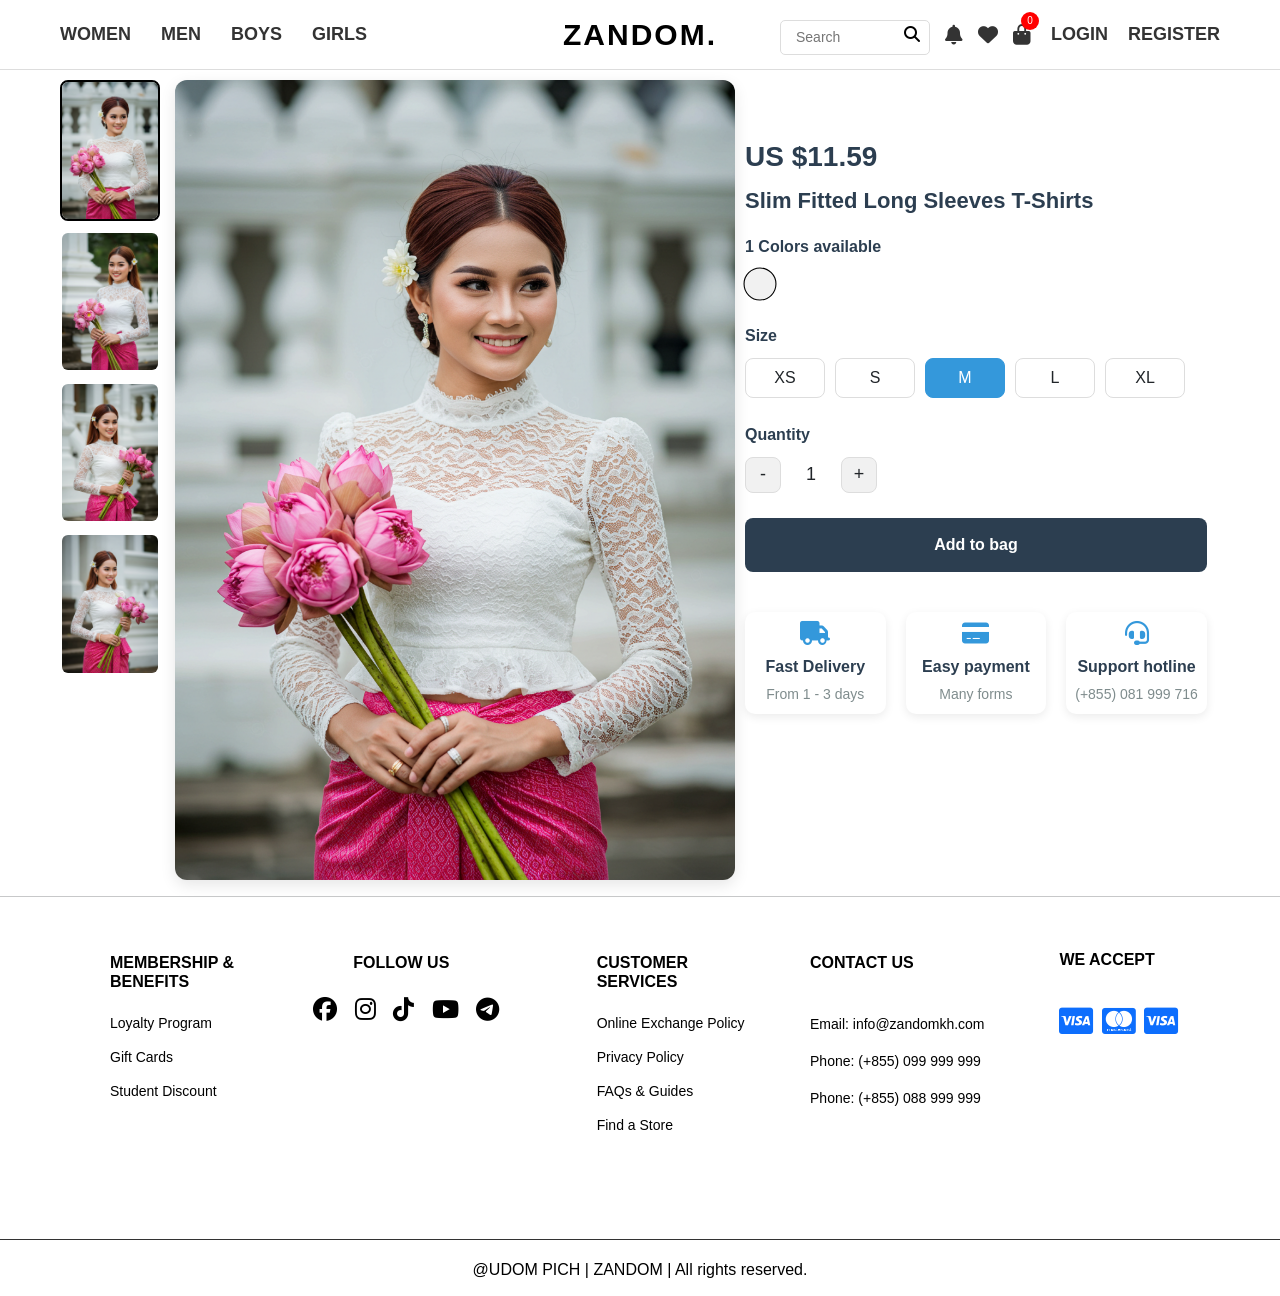
<file: women_detail_product.html>
<!DOCTYPE html>
<html lang="en">

<head>
  <meta charset="UTF-8">
  <meta name="viewport" content="width=device-width, initial-scale=1.0">
  <title>ZANDOM</title>
  <!-- boostrap link--->
  <link href="https://cdn.jsdelivr.net/npm/bootstrap@5.0.2/dist/css/bootstrap.min.css" rel="stylesheet"
    integrity="sha384-EVSTQN3/azprG1Anm3QDgpJLIm9Nao0Yz1ztcQTwFspd3yD65VohhpuuCOmLASjC" crossorigin="anonymous">
  <!--- font awesome-->
  <link rel="stylesheet" href="https://cdnjs.cloudflare.com/ajax/libs/font-awesome/6.7.2/css/all.min.css">
  <!--- link to css-->
  <link rel="stylesheet" href="./style.css">
</head>

<style>

</style>

<body>

  <!-- HOME PAGE -->

  <!-- NAVBAR HTML -->
  <nav class="navbar">
    <div class="container">
      <!-- LEFT SIDE: Categories -->
      <div class="left">
        <a href="./women-page.html">Women</a>
        <a href="./men-page.html">Men</a>
        <a href="./boys-page.html">Boys</a>
        <a href="./girls-page.html">Girls</a>
      </div>

      <!-- CENTER: Logo -->
      <div class="center">
        <a href="./index.html" class="logo">ZANDOM.</a>
      </div>

      <!-- Search Box -->
      <div class="search">
        <button><i class="fa-solid fa-magnifying-glass"></i></button>
        <input type="text" placeholder="Search">
      </div>

      <!-- icon -->
      <a href="#" class="icon">
        <i class="fa-solid fa-bell"></i>
      </a>
      <a href="#" class="icon">
        <i class="fa-solid fa-heart"></i>
      </a>
      <a href="#" class="icon-bag">
        <i class="fa-solid fa-bag-shopping"></i>
        <span class="cart-count">0</span>
      </a>

      <div class="shopping-bag-panel">
        <div class="panel-header">
          <h2>Your Shopping Bag</h2>
          <button class="close-panel" style="display: flex;">
            <i class="fas fa-times"></i></button>
        </div>
        <button class="checkout-btn">Shop Women</button>
        <button class="checkout-btn">Shop Men</button>
        <a href="#" class="continue-shopping">Continue Shopping</a>
      </div>

      <div class="overlay"></div>

      <!-- Login Links -->

      <a id="Login" href="#" class="Login">LOGIN</a>
      <a id="Register" href="#" class="Register">REGISTER</a>

      <!-- LOGIN / REGISTER POPUP -->
      <div class="popup" id="popupBox">
        <!-- Login Form -->
        <form id="loginForm">
          <h2 style="font-weight: bold; text-transform: uppercase;">Login</h2>
          <label>Mobile Number</label>
          <input type="text" id="loginUser" placeholder="Enter phone number" required>
          <label>Password</label>
          <input type="password" id="loginPass" placeholder="Enter password" required>
          <label style="font-size: 12px; text-align: right;">Forgot Your Password?</label>
          <a href="#" class="btn" id="loginBtn">Login</a>
          <div class="toggle" id="showRegister">Don't have an account? Register</div>
          <p style="text-align: center; margin-top: 20px;">OR</p>
          <button class="button-fb-google" style="height: 45px; border-radius: 5px;"><i class="fa-brands fa-google"></i>
            <p>Continue with
              Google</p>
          </button>
          <button class="button-fb-google" style="height: 45px; border-radius: 5px; margin-top: 10px;"><i
              class="fa-brands fa-facebook"></i>
            <p>Continue with Facebook</p>
          </button>
        </form>

        <!-- Register Form -->
        <form id="registerForm" class="hidden">
          <h2 style="font-weight: bold; text-transform: uppercase;">Register</h2>
          <label>Username</label>
          <input type="text" id="regUser" placeholder="Enter Username" required>
          <label>Email</label>
          <input type="email" id="regEmail" placeholder="Enter Email" required>
          <label>Password</label>
          <input type="password" id="regPass" placeholder="Enter Password" required>
          <label style="font-size: 12px; text-align: right;">Forgot Your Password?</label>
          <a href="#" class="btn" id="registerBtn">Register</a>
          <div class="toggle" id="showLogin">Already have an account? Login</div>
          <p style="text-align: center; margin-top: 20px;">OR</p>
          <button class="button-fb-google" style="height: 45px; border-radius: 5px;"><i class="fa-brands fa-google"></i>
            <p>Continue with
              Google</p>
          </button>
          <button class="button-fb-google" style="height: 45px; border-radius: 5px; margin-top: 10px;"><i
              class="fa-brands fa-facebook"></i>
            <p>Continue with Facebook</p>
          </button>
        </form>
      </div>

      <!-- OVERLAY -->
      <div class="overlay" id="overlay"></div>


    </div>
  </nav>

  <!--- Detail Product -->
  <div class="container">

    <div class="product-gallery">
      <div class="thumbnail-container">
        <img class="thumbnail active" src=".//img women-page/WOMEN-S3S (1).jpg" alt="Slim Fitted Long Sleeves T-Shirt">
        <img class="thumbnail" src=".//img women-page/WOMEN-S3S (2).jpg" alt="T-shirt thumbnail">
        <img class="thumbnail" src=".//img women-page/WOMEN-S3S (3).jpg" alt="T-shirt thumbnail">
        <img class="thumbnail" src=".//img women-page/WOMEN-S3S (4).jpg" alt="T-shirt thumbnail">
      </div>
      <div>
        <img class="main-image" src=".//img women-page/WOMEN-S3S (1).jpg" alt="Slim Fitted Long Sleeves T-Shirt">
      </div>
    </div>

    <div class="product-info">
      <div class="price" style="margin-top: -100px;">US $11.59</div>
      <h1 class="product-title">Slim Fitted Long Sleeves T-Shirts</h1>

      <div class="color-options">
        <div class="option-title">1 Colors available</div>
        <div class="colors">
          <div class="color white active" data-color="white"></div>
        </div>
      </div>

      <div class="size-options">
        <div class="option-title">Size</div>
        <div class="sizes">
          <div class="size" data-size="XS">XS</div>
          <div class="size" data-size="S">S</div>
          <div class="size active" data-size="M">M</div>
          <div class="size" data-size="L">L</div>
          <div class="size" data-size="XL">XL</div>
        </div>
      </div>

      <div class="quantity">
        <div class="option-title">Quantity</div>
        <div class="qty-controls">
          <div class="qty-btn minus">-</div>
          <div class="qty-value">1</div>
          <div class="qty-btn plus">+</div>
        </div>
      </div>

      <button class="add-to-bag">Add to bag</button>

      <div class="features">
        <div class="feature">
          <i class="fas fa-truck"></i>
          <div class="feature-title">Fast Delivery</div>
          <div class="feature-desc">From 1 - 3 days</div>
        </div>
        <div class="feature">
          <i class="fas fa-credit-card"></i>
          <div class="feature-title">Easy payment</div>
          <div class="feature-desc">Many forms</div>
        </div>
        <div class="feature">
          <i class="fas fa-headset"></i>
          <div class="feature-title">Support hotline</div>
          <div class="feature-desc">(+855) 081 999 716</div>
        </div>
      </div>

    </div>
  </div>

  <hr>

  <!--- Footer Section --->
  <footer class="footer">
    <div class="container">
      <div class="row">

        <!-- Membership & Benefits -->
        <div class="col-md-3 col-6 mb-3">
          <h5>MEMBERSHIP & BENEFITS</h5>
          <ul>
            <li><a href="#">Loyalty Program</a></li>
            <li><a href="#">Gift Cards</a></li>
            <li><a href="#">Student Discount</a></li>
          </ul>
        </div>

        <!-- Follow Us -->
        <div class="col-md-3 col-6 mb-3">
          <h5>FOLLOW US</h5>
          <div class="social-icons">
            <a href="https://www.facebook.com/domepich/"><i class="fab fa-facebook"></i></a>
            <a href="https://www.instagram.com/pichudom9/"><i class="fab fa-instagram"></i></a>
            <a href="https://www.tiktok.com/@dom.coder"><i class="fab fa-tiktok"></i></a>
            <a href="https://www.youtube.com/@Dom-Coder"><i class="fab fa-youtube"></i></a>
            <a href="https://t.me/p_udom9"><i class="fab fa-telegram"></i></a>
          </div>
        </div>

        <!-- Customer Services -->
        <div class="col-md-3 col-6 mb-3">
          <h5>CUSTOMER SERVICES</h5>
          <ul>
            <li><a href="#">Online Exchange Policy</a></li>
            <li><a href="#">Privacy Policy</a></li>
            <li><a href="#">FAQs & Guides</a></li>
            <li><a href="#">Find a Store</a></li>
          </ul>
        </div>

        <!-- Contact Us -->
        <div class="col-md-3 col-6 mb-3">
          <h5 style="margin-left: -30px;">CONTACT US</h5>
          <div class="contact-info">
            <p>Email: info@zandomkh.com</p>
            <p>Phone: (+855) 099 999 999</p>
            <p>Phone: (+855) 088 999 999</p>
          </div>
        </div>
      </div>

      <!-- Payment Methods -->
      <div class="row mt-3">
        <div style="margin-top: -119px;" class="col-12">
          <h5>WE ACCEPT</h5>
          <div class="payment-methods" style="margin-top: 30px;">
            <a href=""><i class="fa-brands fa-cc-visa"></i></a>
            <a href=""><i class="fa-brands fa-cc-mastercard"></i></a>
            <a href=""><i class="fa-brands fa-cc-visa"></i></a>
          </div>
        </div>
      </div>

    </div>
  </footer>

  <!--- copyright -->
  <div class="copyright mb-2">
    <div class="CPR">
      <h6>@UDOM PICH | ZANDOM | All rights reserved.</h6>
    </div>
  </div>

  <!------------------------------------------------------------------------------------------------------>

</body>
<script>
  document.addEventListener('DOMContentLoaded', function () {
    /// bag shopping
    const bagIcon = document.querySelector('.icon-bag');
    const shoppingPanel = document.querySelector('.shopping-bag-panel');
    const closePanel = document.querySelector('.close-panel');
    const overlay = document.querySelector('.overlay');

    //// login

    // Open panel when bag icon is clicked
    bagIcon.addEventListener('click', function () {
      shoppingPanel.classList.add('active');
      overlay.classList.add('active');
      document.body.style.overflow = 'hidden';
    });

    // Close panel when X button is clicked
    closePanel.addEventListener('click', function () {
      shoppingPanel.classList.remove('active');
      overlay.classList.remove('active');
      document.body.style.overflow = 'auto';
    });

    // Close panel when clicking outside
    overlay.addEventListener('click', function () {
      shoppingPanel.classList.remove('active');
      overlay.classList.remove('active');
      document.body.style.overflow = 'auto';
    });

    /// Open panel when clicked Login
    const popup = document.getElementById('popupBox');

    const loginLink = document.getElementById('Login');
    const registerLink = document.getElementById('Register');
    const loginForm = document.getElementById('loginForm');
    const registerForm = document.getElementById('registerForm');

    // Show Login
    loginLink.addEventListener('click', e => {
      e.preventDefault();
      loginForm.classList.remove('hidden');
      registerForm.classList.add('hidden');
      popup.classList.add('active');
      overlay.classList.add('active');
    });

    // Show Register
    registerLink.addEventListener('click', e => {
      e.preventDefault();
      registerForm.classList.remove('hidden');
      loginForm.classList.add('hidden');
      popup.classList.add('active');
      overlay.classList.add('active');
    });

    // Close popup
    overlay.addEventListener('click', () => {
      popup.classList.remove('active');
      overlay.classList.remove('active');
    });

    // Toggle forms
    document.getElementById('showRegister').addEventListener('click', () => {
      loginForm.classList.add('hidden');
      registerForm.classList.remove('hidden');
    });
    document.getElementById('showLogin').addEventListener('click', () => {
      registerForm.classList.add('hidden');
      loginForm.classList.remove('hidden');
    });

    // Login alert
    document.getElementById('loginBtn').addEventListener('click', e => {
      e.preventDefault();
      alert(`Logged in as: ${document.getElementById('loginUser').value}`);
    });

    // Register alert
    document.getElementById('registerBtn').addEventListener('click', e => {
      e.preventDefault();
      alert(`Registered as: ${document.getElementById('regUser').value}`);
    });

    // Scroll animation functionality
    let lastScrollTop = 0;
    const animatedElements = document.querySelectorAll('.animate-on-scroll');

    // Function to check if element is in viewport
    function isInViewport(element) {
      const rect = element.getBoundingClientRect();
      return (
        rect.top <= (window.innerHeight || document.documentElement.clientHeight) * 0.9 &&
        rect.bottom >= 0
      );
    }

    // Function to handle scroll animation
    function handleScrollAnimation() {
      const scrollTop = window.pageYOffset || document.documentElement.scrollTop;

      // Check scroll direction
      const scrollDirection = scrollTop > lastScrollTop ? 'down' : 'up';
      lastScrollTop = scrollTop;

      // Animate elements based on scroll position
      animatedElements.forEach(element => {
        if (isInViewport(element)) {
          element.classList.add('visible');
        } else if (scrollDirection === 'up') {
          // Optionally remove the visible class when scrolling up past elements
          // element.classList.remove('visible');
        }
      });
    }

    // Initial check on page load
    handleScrollAnimation();

    // Listen for scroll events with throttling
    let scrolling = false;
    window.addEventListener('scroll', () => {
      if (!scrolling) {
        scrolling = true;
        requestAnimationFrame(() => {
          handleScrollAnimation();
          scrolling = false;
        });
      }
    });

    // Additional check when resizing the window
    window.addEventListener('resize', handleScrollAnimation);

    // Thumbnail selection
    const thumbnails = document.querySelectorAll('.thumbnail');
    const mainImage = document.querySelector('.main-image');

    thumbnails.forEach(thumb => {
      thumb.addEventListener('click', function () {
        thumbnails.forEach(t => t.classList.remove('active'));
        this.classList.add('active');
        mainImage.src = this.src;
      });
    });

    // Color selection
    const colors = document.querySelectorAll('.color');

    colors.forEach(color => {
      color.addEventListener('click', function () {
        colors.forEach(c => c.classList.remove('active'));
        this.classList.add('active');
      });
    });

    // Size selection
    const sizes = document.querySelectorAll('.size');

    sizes.forEach(size => {
      size.addEventListener('click', function () {
        sizes.forEach(s => s.classList.remove('active'));
        this.classList.add('active');
      });
    });

    // Quantity controls
    const minusBtn = document.querySelector('.minus');
    const plusBtn = document.querySelector('.plus');
    const qtyValue = document.querySelector('.qty-value');
    let quantity = 1;

    minusBtn.addEventListener('click', function () {
      if (quantity > 1) {
        quantity--;
        qtyValue.textContent = quantity;
      }
    });

    plusBtn.addEventListener('click', function () {
      quantity++;
      qtyValue.textContent = quantity;
    });

    // Add to bag functionality
    const addToBagBtn = document.querySelector('.add-to-bag');
    const cartCount = document.querySelector('.cart-count');
    let count = 0;

    addToBagBtn.addEventListener('click', function () {
      count += quantity;
      cartCount.textContent = count;

      // Reset quantity after adding to cart
      quantity = 1;
      qtyValue.textContent = quantity;

      // Show confirmation
      addToBagBtn.textContent = 'Added to bag!';
      setTimeout(() => {
        addToBagBtn.textContent = 'Add to bag';
      }, 1500);
    });

  });

</script>


<!---boostrap link java-->
<script src="https://cdn.jsdelivr.net/npm/bootstrap@5.0.2/dist/js/bootstrap.bundle.min.js"
  integrity="sha384-MrcW6ZMFYlzcLA8Nl+NtUVF0sA7MsXsP1UyJoMp4YLEuNSfAP+JcXn/tWtIaxVXM" crossorigin="anonymous"></script>
<!-- Bootstrap JS and dependencies -->
<script src="https://cdn.jsdelivr.net/npm/@popperjs/core@2.11.6/dist/umd/popper.min.js"
  integrity="sha384-oBqDVmMz9ATKxIep9tiCxS/Z9fNfEXiDAYTujMAeBAsjFuCZSmKbSSUnQlmh/jp3" crossorigin="anonymous"></script>
<script src="https://cdn.jsdelivr.net/npm/bootstrap@5.2.3/dist/js/bootstrap.min.js"
  integrity="sha384-cuYeSxntonz0PPNlHhBs68uyIAVpIIOZZ5JqeqvYYIcEL727kskC66kF92t6Xl2V" crossorigin="anonymous"></script>

</html>
</file>
<file: style.css>
* {
  margin: 0px;
  padding: 0px;
  box-sizing: border-box;
}

body {
  font-family: Arial, Helvetica, sans-serif;
  padding-top: 80px;
}

/* NAVBAR */
.navbar {
  position: fixed;
  top: 0;
  left: 0;
  width: 100%;
  height: 70px;
  background-color: white;
  border-bottom: 1px solid #ddd;
  z-index: 1000;
}

/* CONTAINER */
.container {
  max-width: 1200px;
  margin: 0 auto;
  padding: 0 20px;
  height: 100%;
  display: flex;
  align-items: center;
}

/* LEFT SECTION - Categories */
.left {
  flex: 1;
  display: flex;
  gap: 30px;
}

.left a {
  text-decoration: none;
  color: #333;
  font-weight: bold;
  text-transform: uppercase;
  font-size: 18px;
}

.left a:hover {
  color: black;
}

/* CENTER SECTION - Logo */
.center {
  position: absolute;
  left: 50%;
  transform: translateX(-50%);
}

.logo {
  font-size: 30px;
  font-weight: bold;
  color: black;
  text-decoration: none;
  letter-spacing: 2px;
}

/* RIGHT SECTION - Search, Icons, Login */
.right {
  flex: 1;
  display: flex;
  align-items: center;
  justify-content: flex-end;
  gap: 20px;
}

/* SEARCH BOX */
.search {
  display: flex;
  align-items: center;
  position: relative;
}

.search input {
  width: 150px;
  height: 35px;
  padding: 0 40px 0 15px;
  border: 1px solid #ddd;
  border-radius: 5px;
  font-size: 14px;
}

.search input:focus {
  outline: none;
  border-color: black;
}

.search button {
  position: absolute;
  right: 10px;
  background: none;
  border: none;
  font-size: 16px;
  cursor: pointer;
}

/* ICONS */
.icon {
  text-decoration: none;
  font-size: 20px;
  color: #333;
  position: relative;
  margin-left: 15px;
}

.icon-bag {
  text-decoration: none;
  font-size: 20px;
  color: #333;
  position: relative;
  margin-left: 15px;
}

.icon:hover {
  color: black;
}

/* CART COUNT */
.icon span {
  position: absolute;
  top: -8px;
  right: -8px;
  background: red;
  color: white;
  border-radius: 50%;
  width: 18px;
  height: 18px;
  font-size: 10px;
  display: flex;
  align-items: center;
  justify-content: center;
}

.icon-bag span {
  position: absolute;
  top: -8px;
  right: -8px;
  background: red;
  color: white;
  border-radius: 50%;
  width: 18px;
  height: 18px;
  font-size: 10px;
  display: flex;
  align-items: center;
  justify-content: center;
}

/* LOGIN LINKS */
.Login {
  margin-left: 20px;
  text-decoration: none;
  color: #333;
  font-weight: bold;
  font-size: 18px;
  text-transform: uppercase;
}

.Login:hover {
  color: red;
}

.Register {
  margin-left: 20px;
  text-decoration: none;
  color: #333;
  font-weight: bold;
  font-size: 18px;
  text-transform: uppercase;
}

.Register:hover {
  color: red;
}

.container .row .row-cols-1 .row-cols-md-3 .card {
  object-fit: cover;
}

.container .card {
  align-items: center;
  justify-items: center;
  display: flex;
}

.card:hover {
  box-shadow: 0 15px 30px rgba(0, 0, 0, 0.15);
}

.secondary-img {
  position: absolute;
  top: 0;
  left: 0;
  opacity: 0;
}

.card:hover .primary-img {
  opacity: 0;
}

.card:hover .secondary-img {
  opacity: 1;
}

.image-container {
  position: relative;
  width: 100%;
  overflow: hidden;
}

.image-container img {
  width: 100%;
  height: 100%;
  object-fit: cover;
  transition: opacity 0.5s ease;
}

/* Buttons on slide */
.button-group {

  margin: 20px;
  position: absolute;
  bottom: 20px;
  left: 50%;
  transform: translateX(-50%);
  display: flex;
  gap: 15px;
  /* space between buttons */
}

.button-group button {
  border-color: white;
  font-weight: bold;
  padding: 10px 20px;
  background: black;
  color: white;
  border-radius: 5px;
  cursor: pointer;
  font-size: 16px;
  transition: background 0.3s;
}

.button-group button:hover {
  background: #e64a19;
}

.card-body {
  margin-right: 120px;
  margin-top: -5px;
  align-items: center;
  gap: 12px;
}

.original-price {
  justify-content: space-between;
  text-decoration: line-through;
  font-size: 19px;
  display: flex;
}

.sale-price {
  font-size: 20px;
  font-weight: bold;
  color: red;
}

.regular-price {
  font-size: 18px;
  color: #636e72;
  text-decoration: line-through;
}

/* footer */
.footer {
  background-color: white;
  color: black;
  padding: 40px;

}

.footer h5 {
  font-weight: 600;
  margin-bottom: 20px;
  font-size: 16px;
  padding-left: 50px;
}

.footer ul {
  list-style: none;
  padding-left: 0;
  padding-left: 50px;
}

.footer ul li {
  margin-bottom: 10px;
}

.footer ul li a {
  color: black;
  text-decoration: none;
  font-size: 14px;
}

.footer ul li a:hover {
  color: black;
}

.social-icons a {
  color: black;
  font-size: 24px;
  margin-right: 3px;
  padding-left: 10px;
}

.social-icons a:hover {
  color: black;
}

.payment-methods {
  max-height: 30px;
  margin-right: 10px;
  margin-bottom: 10px;
  padding-left: 50px;
  font-size: 30px;
}

.copyright {
  border-top: 1px solid #333;
  padding-top: 20px;
  margin-top: 30px;
  font-size: 14px;
  color: black;
}

.contact-info {
  font-size: 14px;
  color: black;
  margin-top: 42px;
  margin-left: 20px;
}

.copyright .CPR {
  align-items: center;
  justify-content: center;
  display: flex;
  margin: 5x;
}

.shopping-bag-panel {
  width: 300px;
}

.shopping-bag-panel {
  width: 320px;
  padding: 20px;
}

.overlay {
  position: fixed;
  top: 0;
  left: 0;
  width: 100%;
  height: 100%;
  background: rgba(0, 0, 0, 0.5);
  z-index: 999;
  opacity: 0;
  visibility: hidden;
  transition: opacity 0.3s;
}

.overlay.active {
  opacity: 1;
  visibility: visible;
}

.close-panel:hover {
  color: #ff7b00;
}

.shopping-bag-panel.active {
  right: 0;
}

.panel-header {
  display: flex;
  justify-content: space-between;
  align-items: center;
  border-bottom: 2px solid #f1f1f1;
  padding-bottom: 20px;
  margin-bottom: 25px;
}

.panel-header h2 {
  font-size: 24px;
  color: #333;
  font-weight: 700;
}

.close-panel {
  background: none;
  border: none;
  font-size: 22px;
  cursor: pointer;
  color: #777;
  transition: color 0.3s;
}

.shopping-bag-panel {
  position: fixed;
  top: 0;
  right: -400px;
  width: 350px;
  height: 100vh;
  background: white;
  box-shadow: -5px 0 25px rgba(0, 0, 0, 0.15);
  z-index: 1001;
  transition: right 0.4s ease-out;
  padding: 25px;
  overflow-y: auto;
  display: flex;
  flex-direction: column;
}

.checkout-btn {
  display: block;
  width: 100%;
  padding: 16px;
  background: #ff7b00;
  color: white;
  border: none;
  border-radius: 8px;
  font-size: 18px;
  font-weight: 600;
  cursor: pointer;
  margin-top: 25px;
  transition: background 0.3s;
  box-shadow: 0 4px 10px rgba(255, 123, 0, 0.25);
}

.close-panel {
  background: none;
  border: none;
  font-size: 22px;
  cursor: pointer;
  color: #777;
  transition: color 0.3s;
}

.close-panel:hover {
  color: #ff7b00;
}

.continue-shopping {
  display: block;
  text-align: center;
  margin-top: 20px;
  color: #777;
  text-decoration: none;
  font-weight: 500;
  transition: color 0.3s;
}

.continue-shopping:hover {
  color: #ff7b00;
}

.shopping-bag-panel.active {
  right: 0;
}

.panel-header {
  display: flex;
  justify-content: space-between;
  align-items: center;
  border-bottom: 2px solid #f1f1f1;
  padding-bottom: 20px;
  margin-bottom: 25px;
}

.panel-header h2 {
  font-size: 24px;
  color: #333;
  font-weight: 700;
}


/* Popup */
.popup {
  width: 400px;
  background: white;
  color: black;
  border-radius: 10px;
  padding: 20px;
  position: fixed;
  top: 50%;
  left: 50%;
  transform: translate(-50%, -50%) scale(0);
  transition: transform 0.3s ease;
  z-index: 3;
}

.popup.active {
  transform: translate(-50%, -50%) scale(1);
}

/* Overlay */
.overlay {
  position: fixed;
  top: 0;
  left: 0;
  width: 100%;
  height: 100%;
  background: rgba(0, 0, 0, 0.5);
  display: none;
  z-index: 2;
}

.overlay.active {
  display: block;
}

/* Forms */
form {
  display: flex;
  flex-direction: column;
}


label {
  margin-top: 10px;
  font-weight: bold;
}

input {
  padding: 8px;
  margin-top: 5px;
  border-radius: 5px;
}

.btn {
  margin-top: 15px;
  padding: 10px;
  background: black;
  color: white;
  border-radius: 5px;
  text-align: center;
  font-weight: bold;
  cursor: pointer;
  text-decoration: none;
}

.toggle {
  margin-top: 10px;
  text-align: center;
  cursor: pointer;
  text-decoration: underline;
}

.hidden {
  display: none;
}

.popup a:hover {
  color: whitesmoke;
}

.popup button {
  display: flex;
  align-items: center;
}

.popup .button-fb-google p {
  margin: 10px 10px;
  margin-left: 70px;
}

.popup .button-fb-google i {
  margin-left: 10px;
}

.animate-on-scroll {
  opacity: 0;
  transform: translateY(20px);
  transition: opacity 0.6s ease-out, transform 0.6s ease-out;
}

.animate-on-scroll.visible {
  opacity: 1;
  transform: translateY(0);
}

.delay-1 {
  transition-delay: 0.1s;
}

.delay-2 {
  transition-delay: 0.2s;
}

.delay-3 {
  transition-delay: 0.3s;
}

.delay-4 {
  transition-delay: 0.4s;
}

.slide-up {
  transform: translateY(50px);
}

.slide-down {
  transform: translateY(-50px);
}

.slide-left {
  transform: translateX(50px);
}

.slide-right {
  transform: translateX(-50px);
}

.slide-up.visible,
.slide-down.visible,
.slide-left.visible,
.slide-right.visible {
  transform: translate(0, 0);
}

/* Fade in */
.fade-in.visible {
  opacity: 1;
}

/*slide detail */
.cart-icon {
  position: relative;
  font-size: 22px;
  color: #2c3e50;
}

.product-gallery {
  display: grid;
  grid-template-columns: 100px 1fr;
  gap: 15px;
}

.thumbnail-container {
  display: flex;
  flex-direction: column;
  gap: 10px;
}

.thumbnail {
  width: 100%;
  border-radius: 8px;
  cursor: pointer;
  border: 2px solid transparent;
  transition: all 0.3s ease;
}

.thumbnail.active {
  border-color: black;
}

.main-image {
  width: 100%;
  height: 800px;
  border-radius: 12px;
  box-shadow: 0 5px 15px rgba(0, 0, 0, 0.1);
}

.product-info {
  padding: 10px;
}

.price {
  font-size: 28px;
  font-weight: 700;
  color: #2c3e50;
  margin-bottom: 10px;
}

.product-title {
  font-size: 22px;
  font-weight: 600;
  margin-bottom: 15px;
  color: #2c3e50;
}

.color-options {
  margin: 20px 0;
}

.option-title {
  font-weight: 600;
  margin-bottom: 10px;
  color: #2c3e50;
}

.colors {
  display: flex;
  gap: 15px;
}

.color {
  width: 30px;
  height: 30px;
  border-radius: 50%;
  cursor: pointer;
  border: 2px solid transparent;
  transition: all 0.3s ease;
}

.color.white {
  background-color: #f1f1f1;
  border: 1px solid #ddd;
}

.color.light-blue {
  background-color: #a8d5e5;
}

.color.active {
  border-color: black;
  transform: scale(1.1);
}

.size-options {
  margin: 25px 0;
}

.sizes {
  display: flex;
  gap: 10px;
}

.size {
  width: 80px;
  height: 40px;
  display: flex;
  align-items: center;
  justify-content: center;
  border: 1px solid #ddd;
  border-radius: 8px;
  cursor: pointer;
  font-weight: 500;
  transition: all 0.3s ease;
}

.size.active {
  background-color: #3498db;
  color: white;
  border-color: #3498db;
}

.quantity {
  margin: 25px 0;
}

.qty-controls {
  display: flex;
  align-items: center;
  gap: 15px;
}

.qty-btn {
  width: 36px;
  height: 36px;
  display: flex;
  align-items: center;
  justify-content: center;
  background: #f1f1f1;
  border: 1px solid #ddd;
  border-radius: 8px;
  font-size: 18px;
  cursor: pointer;
  transition: all 0.3s ease;
}

.qty-btn:hover {
  background: #e5e5e5;
}

.qty-value {
  font-size: 18px;
  font-weight: 500;
  min-width: 30px;
  text-align: center;
}

.add-to-bag {
  width: 100%;
  padding: 15px;
  background: #2c3e50;
  color: white;
  border: none;
  border-radius: 8px;
  font-size: 16px;
  font-weight: 600;
  cursor: pointer;
  transition: all 0.3s ease;
  margin-bottom: 30px;
}

.add-to-bag:hover {
  background: #3498db;
}

.features {
  display: grid;
  grid-template-columns: repeat(3, 1fr);
  gap: 20px;
  margin: 10px 0;
}

.feature {
  text-align: center;
  padding: 9px;
  background: white;
  border-radius: 10px;
  box-shadow: 0 3px 10px rgba(0, 0, 0, 0.08);
}

.feature i {
  font-size: 24px;
  color: #3498db;
  margin-bottom: 10px;
}

.feature-title {
  font-weight: 600;
  margin-bottom: 5px;
  color: #2c3e50;
}

.feature-desc {
  font-size: 14px;
  color: #7f8c8d;
}

.model-info {
  background: white;
  padding: 20px;
  border-radius: 10px;
  box-shadow: 0 3px 10px rgba(0, 0, 0, 0.08);
  margin-top: 20px;
}

.model-title {
  font-weight: 600;
  margin-bottom: 10px;
  color: #2c3e50;
}

.model-desc {
  font-size: 14px;
  color: #7f8c8d;
}

/* Responsive */
</file>
